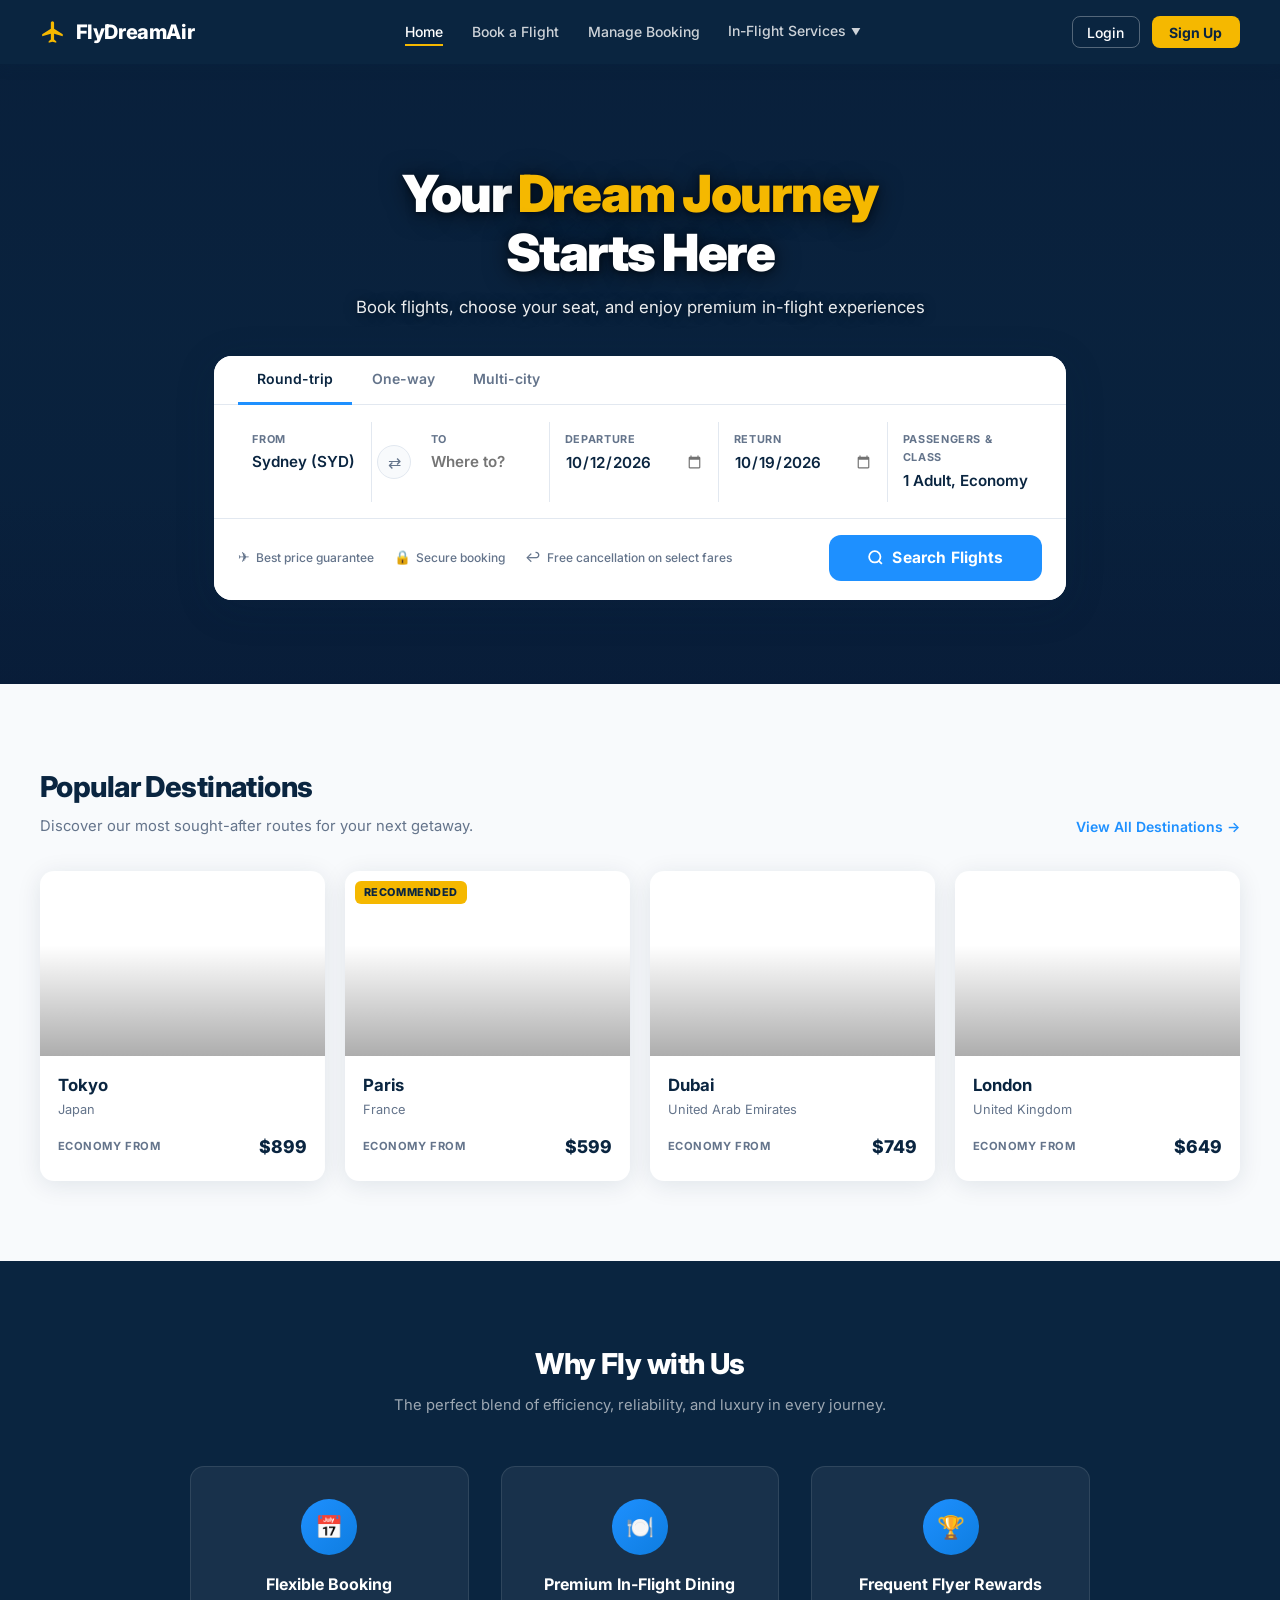
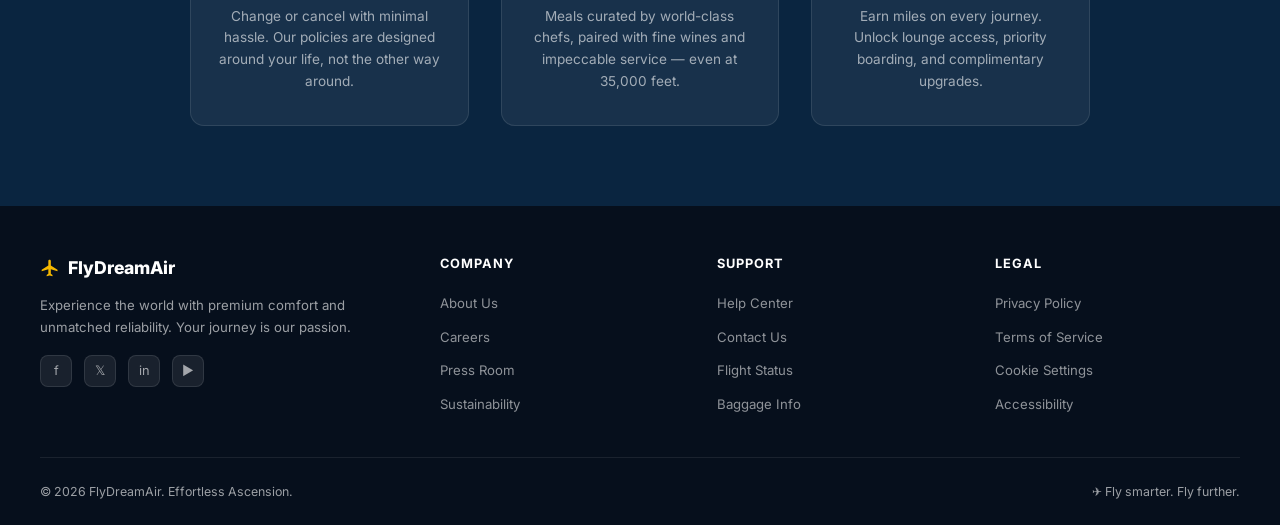
<file: index.html>
<!DOCTYPE html>
<html lang="en">
<head>
  <meta charset="UTF-8" />
  <meta name="viewport" content="width=device-width, initial-scale=1.0" />
  <title>FlyDreamAir — Your Dream Journey Starts Here</title>
  <link href="https://fonts.googleapis.com/css2?family=Inter:wght@300;400;500;600;700;800;900&display=swap" rel="stylesheet" />
  <link rel="stylesheet" href="css/style.css" />
</head>
<body>



<!-- ═══════════════════════════════════════════════════════════════════════
     PAGE 1 — HOME
     ═══════════════════════════════════════════════════════════════════════ -->
<div id="page1" class="page active">

  <nav class="navbar">
    <div class="nav-logo" onclick="showPage(1)">
      <svg width="26" height="26" viewBox="0 0 24 24" fill="currentColor">
        <path d="M21 16v-2l-8-5V3.5c0-.83-.67-1.5-1.5-1.5S10 2.67 10 3.5V9l-8 5v2l8-2.5V19l-2 1.5V22l3.5-1 3.5 1v-1.5L13 19v-5.5l8 2.5z"/>
      </svg>
      FlyDreamAir
    </div>
    <ul class="nav-links">
      <li><a class="active" onclick="showPage(1)">Home</a></li>
      <li><a onclick="showPage(1)">Book a Flight</a></li>
      <li><a onclick="showPage(4)">Manage Booking</a></li>
      <li class="nav-has-dropdown">
        <a class="nav-dropdown-trigger">In-Flight Services <span class="caret">▼</span></a>
        <div class="nav-dropdown-panel">
          <div class="dropdown-header">✈ What's on board</div>
          <div class="dropdown-grid">
            <a class="dropdown-item" onclick="showPage(7)">
              <div class="dropdown-item-icon" style="background:rgba(255,107,53,.12);">🍽️</div>
              <div class="dropdown-item-text">
                <div class="dropdown-item-title">Meals & Dining</div>
                <div class="dropdown-item-desc">Pre-order your in-flight meal from our chef-crafted menus</div>
              </div>
            </a>
            <a class="dropdown-item" onclick="showPage(7)">
              <div class="dropdown-item-icon" style="background:rgba(255,193,7,.12);">🥂</div>
              <div class="dropdown-item-text">
                <div class="dropdown-item-title">Food & Drinks</div>
                <div class="dropdown-item-desc">Browse cocktails, wines, soft drinks & snacks</div>
              </div>
            </a>
            <a class="dropdown-item" onclick="showPage(7)">
              <div class="dropdown-item-icon" style="background:rgba(30,144,255,.12);">🎬</div>
              <div class="dropdown-item-text">
                <div class="dropdown-item-title">Entertainment</div>
                <div class="dropdown-item-desc">300+ movies, live TV, music & games on your personal screen</div>
              </div>
            </a>
            <a class="dropdown-item" onclick="showPage(7)">
              <div class="dropdown-item-icon" style="background:rgba(16,185,129,.12);">📶</div>
              <div class="dropdown-item-text">
                <div class="dropdown-item-title">WiFi & Connectivity</div>
                <div class="dropdown-item-desc">High-speed plans from $9.99 — stay connected at 35,000 ft</div>
              </div>
            </a>
            <a class="dropdown-item" onclick="showPage(7)">
              <div class="dropdown-item-icon" style="background:rgba(139,92,246,.12);">🛍️</div>
              <div class="dropdown-item-text">
                <div class="dropdown-item-title">Duty Free Shopping</div>
                <div class="dropdown-item-desc">Exclusive fragrances, luxury goods & gifts delivered to your seat</div>
              </div>
            </a>
            <a class="dropdown-item" onclick="showPage(7)">
              <div class="dropdown-item-icon" style="background:rgba(245,184,0,.12);">💺</div>
              <div class="dropdown-item-text">
                <div class="dropdown-item-title">Comfort & Amenities</div>
                <div class="dropdown-item-desc">Pillows, blankets, noise-cancelling headsets & premium kits</div>
              </div>
            </a>
          </div>
          <div class="dropdown-promo">
            <div class="dropdown-promo-text">✨ <span>New:</span> Pre-order meals up to 48 hrs before departure & save 15%</div>
            <button class="dropdown-promo-btn" onclick="showPage(7)">Order Now</button>
          </div>
        </div>
      </li>
    </ul>
    <div class="nav-actions">
      <button class="btn-login">Login</button>
      <button class="btn-signup">Sign Up</button>
    </div>
  </nav>

  <!-- Hero section with search widget -->
  <section class="hero">
    <div class="hero-bg"></div>
    <div class="hero-sunset"></div>
    <div class="hero-inner">
      <h1 class="hero-headline">Your <span>Dream Journey</span><br>Starts Here</h1>
      <p class="hero-sub">Book flights, choose your seat, and enjoy premium in-flight experiences</p>

      <!-- Search Widget -->
      <div class="search-widget">
        <div class="trip-tabs">
          <button class="trip-tab active" onclick="setTab(this)">Round-trip</button>
          <button class="trip-tab" onclick="setTab(this)">One-way</button>
          <button class="trip-tab" onclick="setTab(this)">Multi-city</button>
        </div>
        <div class="search-form">

          <!-- FROM -->
          <div class="search-field">
            <label>From</label>
            <input type="text" id="from-input" value="Sydney (SYD)" autocomplete="off"
              placeholder="City or airport"
              oninput="filterAirports(this,'from-drop')"
              onfocus="openAirportDrop('from-drop',this)" />
            <div id="from-drop" class="airport-dropdown"></div>
          </div>

          <!-- SWAP button -->
          <button class="swap-btn" title="Swap cities" onclick="swapCities()">⇄</button>

          <!-- TO -->
          <div class="search-field">
            <label>To</label>
            <input type="text" id="to-input" autocomplete="off"
              placeholder="Where to?"
              oninput="filterAirports(this,'to-drop')"
              onfocus="openAirportDrop('to-drop',this)" />
            <div id="to-drop" class="airport-dropdown"></div>
          </div>

          <!-- DEPARTURE DATE -->
          <div class="search-field">
            <label>Departure</label>
            <input type="date" id="departure-date" value="2026-10-12" />
          </div>

          <!-- RETURN DATE -->
          <div class="search-field">
            <label>Return</label>
            <input type="date" id="return-date" value="2026-10-19" />
          </div>

          <!-- PASSENGERS & CLASS -->
          <div class="search-field pax-field" onclick="togglePaxPanel(event)">
            <label>Passengers & Class</label>
            <div class="pax-display" id="pax-display">1 Adult, Economy</div>
            <!-- panel is fixed-positioned — see app.js for positionBelow() -->
            <div class="pax-panel" id="pax-panel" onclick="event.stopPropagation()">
              <div class="pax-row">
                <div><div class="pax-label">Adults</div><div class="pax-sub">Age 12+</div></div>
                <div class="pax-counter">
                  <button class="pax-btn" id="adults-minus" onclick="changePax('adults',-1)">−</button>
                  <span class="pax-num" id="adults-count">1</span>
                  <button class="pax-btn" onclick="changePax('adults',1)">+</button>
                </div>
              </div>
              <div class="pax-row">
                <div><div class="pax-label">Children</div><div class="pax-sub">Age 2–11</div></div>
                <div class="pax-counter">
                  <button class="pax-btn" id="children-minus" onclick="changePax('children',-1)">−</button>
                  <span class="pax-num" id="children-count">0</span>
                  <button class="pax-btn" onclick="changePax('children',1)">+</button>
                </div>
              </div>
              <div class="pax-row">
                <div><div class="pax-label">Infants</div><div class="pax-sub">Under 2</div></div>
                <div class="pax-counter">
                  <button class="pax-btn" id="infants-minus" onclick="changePax('infants',-1)">−</button>
                  <span class="pax-num" id="infants-count">0</span>
                  <button class="pax-btn" onclick="changePax('infants',1)">+</button>
                </div>
              </div>
              <div class="class-section">
                <div class="class-title">Cabin Class</div>
                <div class="class-options">
                  <button class="class-btn selected" onclick="selectClass(this,'Economy')">Economy</button>
                  <button class="class-btn" onclick="selectClass(this,'Business')">Business</button>
                  <button class="class-btn" onclick="selectClass(this,'First')">First</button>
                </div>
              </div>
              <button class="pax-done-btn" onclick="closePaxPanel()">Done</button>
            </div>
          </div>

        </div><!-- end .search-form -->

        <!-- Action bar — search button and trust badges -->
        <div class="search-action-bar">
          <div class="search-action-hints">
            <div class="search-hint"><span>✈</span> Best price guarantee</div>
            <div class="search-hint"><span>🔒</span> Secure booking</div>
            <div class="search-hint"><span>↩</span> Free cancellation on select fares</div>
          </div>
          <button class="btn-search" onclick="searchFlights()">
            <svg width="17" height="17" viewBox="0 0 24 24" fill="none" stroke="currentColor" stroke-width="2.5">
              <circle cx="11" cy="11" r="8"/><path d="m21 21-4.35-4.35"/>
            </svg>
            Search Flights
          </button>
        </div>

      </div><!-- end .search-widget -->
    </div>
  </section>

  <!-- Popular Destinations -->
  <section class="section" style="background: var(--bg);">
    <div class="section-header">
      <div>
        <h2 class="section-title">Popular Destinations</h2>
        <p class="section-sub">Discover our most sought-after routes for your next getaway.</p>
      </div>
      <a class="link-view-all">View All Destinations →</a>
    </div>
    <div class="dest-grid">

      <div class="dest-card" onclick="searchFlights()">
        <div class="dest-img" style="background-image: url('https://images.unsplash.com/photo-1540959733332-eab4deabeeaf?w=600&q=85&fit=crop&crop=center'); background-size:cover; background-position:center;">
          <div class="dest-img-overlay"></div>
        </div>
        <div class="dest-info">
          <div class="dest-city">Tokyo</div>
          <div class="dest-country">Japan</div>
          <div class="dest-price-row">
            <span class="dest-from">ECONOMY FROM</span>
            <span class="dest-price">$899</span>
          </div>
        </div>
      </div>

      <div class="dest-card" onclick="searchFlights()">
        <div class="dest-img" style="background-image: url('https://images.unsplash.com/photo-1502602898657-3e91760cbb34?w=600&q=85&fit=crop&crop=center'); background-size:cover; background-position:center;">
          <div class="dest-badge">RECOMMENDED</div>
          <div class="dest-img-overlay"></div>
        </div>
        <div class="dest-info">
          <div class="dest-city">Paris</div>
          <div class="dest-country">France</div>
          <div class="dest-price-row">
            <span class="dest-from">ECONOMY FROM</span>
            <span class="dest-price">$599</span>
          </div>
        </div>
      </div>

      <div class="dest-card" onclick="searchFlights()">
        <div class="dest-img" style="background-image: url('https://images.unsplash.com/photo-1512453979798-5ea266f8880c?w=600&q=85&fit=crop&crop=center'); background-size:cover; background-position:center;">
          <div class="dest-img-overlay"></div>
        </div>
        <div class="dest-info">
          <div class="dest-city">Dubai</div>
          <div class="dest-country">United Arab Emirates</div>
          <div class="dest-price-row">
            <span class="dest-from">ECONOMY FROM</span>
            <span class="dest-price">$749</span>
          </div>
        </div>
      </div>

      <div class="dest-card" onclick="searchFlights()">
        <div class="dest-img" style="background-image: url('https://images.unsplash.com/photo-1513635269975-59663e0ac1ad?w=600&q=85&fit=crop&crop=center'); background-size:cover; background-position:center;">
          <div class="dest-img-overlay"></div>
        </div>
        <div class="dest-info">
          <div class="dest-city">London</div>
          <div class="dest-country">United Kingdom</div>
          <div class="dest-price-row">
            <span class="dest-from">ECONOMY FROM</span>
            <span class="dest-price">$649</span>
          </div>
        </div>
      </div>

    </div>
  </section>

  <!-- Why Fly With Us -->
  <section class="why-section">
    <h2 class="section-title">Why Fly with Us</h2>
    <p class="section-sub" style="margin-top:.4rem;">The perfect blend of efficiency, reliability, and luxury in every journey.</p>
    <div class="why-grid" style="margin-top:2.5rem;">
      <div class="why-card">
        <div class="why-icon">📅</div>
        <div class="why-title">Flexible Booking</div>
        <div class="why-desc">Change or cancel with minimal hassle. Our policies are designed around your life, not the other way around.</div>
      </div>
      <div class="why-card">
        <div class="why-icon">🍽️</div>
        <div class="why-title">Premium In-Flight Dining</div>
        <div class="why-desc">Meals curated by world-class chefs, paired with fine wines and impeccable service — even at 35,000 feet.</div>
      </div>
      <div class="why-card">
        <div class="why-icon">🏆</div>
        <div class="why-title">Frequent Flyer Rewards</div>
        <div class="why-desc">Earn miles on every journey. Unlock lounge access, priority boarding, and complimentary upgrades.</div>
      </div>
    </div>
  </section>

  <footer>
    <div class="footer-grid">
      <div class="footer-brand">
        <h3>
          <svg width="20" height="20" viewBox="0 0 24 24" fill="#F5B800"><path d="M21 16v-2l-8-5V3.5c0-.83-.67-1.5-1.5-1.5S10 2.67 10 3.5V9l-8 5v2l8-2.5V19l-2 1.5V22l3.5-1 3.5 1v-1.5L13 19v-5.5l8 2.5z"/></svg>
          FlyDreamAir
        </h3>
        <p>Experience the world with premium comfort and unmatched reliability. Your journey is our passion.</p>
        <div class="social-icons" style="margin-top:1rem;">
          <div class="social-icon">f</div>
          <div class="social-icon">𝕏</div>
          <div class="social-icon">in</div>
          <div class="social-icon">▶</div>
        </div>
      </div>
      <div class="footer-col">
        <h4>Company</h4>
        <ul>
          <li><a>About Us</a></li>
          <li><a>Careers</a></li>
          <li><a>Press Room</a></li>
          <li><a>Sustainability</a></li>
        </ul>
      </div>
      <div class="footer-col">
        <h4>Support</h4>
        <ul>
          <li><a>Help Center</a></li>
          <li><a>Contact Us</a></li>
          <li><a>Flight Status</a></li>
          <li><a>Baggage Info</a></li>
        </ul>
      </div>
      <div class="footer-col">
        <h4>Legal</h4>
        <ul>
          <li><a>Privacy Policy</a></li>
          <li><a>Terms of Service</a></li>
          <li><a>Cookie Settings</a></li>
          <li><a>Accessibility</a></li>
        </ul>
      </div>
    </div>
    <div class="footer-bottom">
      <p>© 2026 FlyDreamAir. Effortless Ascension.</p>
      <p>✈ Fly smarter. Fly further.</p>
    </div>
  </footer>
</div>


<!-- ═══════════════════════════════════════════════════════════════════════
     PAGE 5 — FLIGHT SEARCH RESULTS
     ═══════════════════════════════════════════════════════════════════════ -->
<div id="page5" class="page">

  <nav class="navbar">
    <div class="nav-logo" onclick="showPage(1)">
      <svg width="26" height="26" viewBox="0 0 24 24" fill="currentColor"><path d="M21 16v-2l-8-5V3.5c0-.83-.67-1.5-1.5-1.5S10 2.67 10 3.5V9l-8 5v2l8-2.5V19l-2 1.5V22l3.5-1 3.5 1v-1.5L13 19v-5.5l8 2.5z"/></svg>
      FlyDreamAir
    </div>
    <ul class="nav-links">
      <li><a onclick="showPage(1)">Home</a></li>
      <li><a class="active">Book a Flight</a></li>
      <li><a onclick="showPage(4)">Manage Booking</a></li>
      <li class="nav-has-dropdown">
        <a class="nav-dropdown-trigger">In-Flight Services <span class="caret">▼</span></a>
        <div class="nav-dropdown-panel">
          <div class="dropdown-header">✈ What's on board</div>
          <div class="dropdown-grid">
            <a class="dropdown-item"><div class="dropdown-item-icon" style="background:rgba(255,107,53,.12);">🍽️</div><div class="dropdown-item-text"><div class="dropdown-item-title">Meals & Dining</div><div class="dropdown-item-desc">Pre-order your in-flight meal</div></div></a>
            <a class="dropdown-item"><div class="dropdown-item-icon" style="background:rgba(255,193,7,.12);">🥂</div><div class="dropdown-item-text"><div class="dropdown-item-title">Food & Drinks</div><div class="dropdown-item-desc">Browse the in-flight menu</div></div></a>
            <a class="dropdown-item"><div class="dropdown-item-icon" style="background:rgba(30,144,255,.12);">🎬</div><div class="dropdown-item-text"><div class="dropdown-item-title">Entertainment</div><div class="dropdown-item-desc">300+ movies & shows</div></div></a>
            <a class="dropdown-item"><div class="dropdown-item-icon" style="background:rgba(16,185,129,.12);">📶</div><div class="dropdown-item-text"><div class="dropdown-item-title">WiFi & Connectivity</div><div class="dropdown-item-desc">Plans from $9.99</div></div></a>
            <a class="dropdown-item"><div class="dropdown-item-icon" style="background:rgba(139,92,246,.12);">🛍️</div><div class="dropdown-item-text"><div class="dropdown-item-title">Duty Free Shopping</div><div class="dropdown-item-desc">Exclusive in-flight shopping</div></div></a>
            <a class="dropdown-item"><div class="dropdown-item-icon" style="background:rgba(245,184,0,.12);">💺</div><div class="dropdown-item-text"><div class="dropdown-item-title">Comfort & Amenities</div><div class="dropdown-item-desc">Pillows, blankets, headsets</div></div></a>
          </div>
          <div class="dropdown-promo"><div class="dropdown-promo-text">✨ <span>New:</span> Pre-order meals & save 15%</div><button class="dropdown-promo-btn">Order Now</button></div>
        </div>
      </li>
    </ul>
    <div class="nav-actions">
      <button class="btn-login">Login</button>
      <button class="btn-signup">Sign Up</button>
    </div>
  </nav>

  <!-- Compact search summary bar — shows what the user searched for -->
  <div class="results-search-bar">
    <div class="results-route-display">
      <div class="results-route-airports">
        <span id="results-from">SYD</span>
        <span class="results-route-arrow">→</span>
        <span id="results-to">LHR</span>
      </div>
      <div class="results-route-meta">
        <span>📅 <span id="results-date">12 Oct 2026</span></span>
        <span>👤 <span id="results-pax">1 passenger</span></span>
        <span>💺 <span id="results-class">Economy</span></span>
      </div>
    </div>
    <button class="btn-edit-search" onclick="showPage(1)">✏️ Edit search</button>
  </div>

  <!-- Results layout: filters + flight list -->
  <div class="results-layout">

    <!-- Filter sidebar -->
    <div class="filter-panel">
      <div class="filter-title">Filter Results</div>

      <div class="filter-group">
        <div class="filter-group-label">Stops</div>
        <div class="filter-option">
          <label><input type="checkbox" checked /> Non-stop only</label>
          <span class="filter-count">2</span>
        </div>
        <div class="filter-option">
          <label><input type="checkbox" checked /> 1 stop</label>
          <span class="filter-count">2</span>
        </div>
        <div class="filter-option">
          <label><input type="checkbox" /> 2+ stops</label>
          <span class="filter-count">0</span>
        </div>
      </div>

      <div class="filter-group">
        <div class="filter-group-label">Price range</div>
        <div class="price-range-display">
          <span>$500</span><span>$1,200</span>
        </div>
        <input type="range" min="500" max="1200" value="1200" />
      </div>

      <div class="filter-group">
        <div class="filter-group-label">Departure time</div>
        <div class="filter-option">
          <label><input type="checkbox" checked /> Morning (6am–12pm)</label>
        </div>
        <div class="filter-option">
          <label><input type="checkbox" checked /> Afternoon (12pm–6pm)</label>
        </div>
        <div class="filter-option">
          <label><input type="checkbox" checked /> Evening (6pm–12am)</label>
        </div>
      </div>

      <div class="filter-group">
        <div class="filter-group-label">Aircraft type</div>
        <div class="filter-option">
          <label><input type="checkbox" checked /> Boeing 787</label>
        </div>
        <div class="filter-option">
          <label><input type="checkbox" checked /> Airbus A350</label>
        </div>
        <div class="filter-option">
          <label><input type="checkbox" checked /> Boeing 777</label>
        </div>
        <div class="filter-option">
          <label><input type="checkbox" checked /> Airbus A380</label>
        </div>
      </div>
    </div>

    <!-- Flight list -->
    <div>
      <div class="sort-bar">
        <span class="sort-label">Sort by:</span>
        <button class="sort-option active">Recommended</button>
        <button class="sort-option">Cheapest</button>
        <button class="sort-option">Fastest</button>
        <button class="sort-option">Departure</button>
      </div>
      <div class="results-count" id="results-count">Showing 5 flights</div>

      <!-- flight cards are rendered by renderFlightCards() in app.js -->
      <div id="flight-list"></div>
    </div>

  </div>

  <footer style="margin-top:3rem;">
    <div class="footer-grid">
      <div class="footer-brand"><h3><svg width="18" height="18" viewBox="0 0 24 24" fill="#F5B800"><path d="M21 16v-2l-8-5V3.5c0-.83-.67-1.5-1.5-1.5S10 2.67 10 3.5V9l-8 5v2l8-2.5V19l-2 1.5V22l3.5-1 3.5 1v-1.5L13 19v-5.5l8 2.5z"/></svg> FlyDreamAir</h3></div>
      <div class="footer-col"><h4>About Us</h4></div>
      <div class="footer-col"><h4>Privacy Policy</h4></div>
      <div class="footer-col"><h4>Contact Us</h4><ul><li><a>Support</a></li></ul></div>
    </div>
    <div class="footer-bottom"><p>© 2026 FlyDreamAir. Effortless Ascension.</p></div>
  </footer>
</div>


<!-- ═══════════════════════════════════════════════════════════════════════
     PAGE 2 — PASSENGER DETAILS
     ═══════════════════════════════════════════════════════════════════════ -->
<div id="page2" class="page">

  <nav class="navbar">
    <div class="nav-logo" onclick="showPage(1)">
      <svg width="26" height="26" viewBox="0 0 24 24" fill="currentColor"><path d="M21 16v-2l-8-5V3.5c0-.83-.67-1.5-1.5-1.5S10 2.67 10 3.5V9l-8 5v2l8-2.5V19l-2 1.5V22l3.5-1 3.5 1v-1.5L13 19v-5.5l8 2.5z"/></svg>
      FlyDreamAir
    </div>
    <ul class="nav-links">
      <li><a onclick="showPage(1)">Home</a></li>
      <li><a class="active">Book a Flight</a></li>
      <li><a onclick="showPage(4)">Manage Booking</a></li>
      <li class="nav-has-dropdown">
        <a class="nav-dropdown-trigger">In-Flight Services <span class="caret">▼</span></a>
        <div class="nav-dropdown-panel">
          <div class="dropdown-header">✈ What's on board</div>
          <div class="dropdown-grid">
            <a class="dropdown-item"><div class="dropdown-item-icon" style="background:rgba(255,107,53,.12);">🍽️</div><div class="dropdown-item-text"><div class="dropdown-item-title">Meals & Dining</div><div class="dropdown-item-desc">Pre-order your in-flight meal</div></div></a>
            <a class="dropdown-item"><div class="dropdown-item-icon" style="background:rgba(30,144,255,.12);">🎬</div><div class="dropdown-item-text"><div class="dropdown-item-title">Entertainment</div><div class="dropdown-item-desc">300+ movies & shows</div></div></a>
            <a class="dropdown-item"><div class="dropdown-item-icon" style="background:rgba(16,185,129,.12);">📶</div><div class="dropdown-item-text"><div class="dropdown-item-title">WiFi & Connectivity</div><div class="dropdown-item-desc">Plans from $9.99</div></div></a>
            <a class="dropdown-item"><div class="dropdown-item-icon" style="background:rgba(245,184,0,.12);">💺</div><div class="dropdown-item-text"><div class="dropdown-item-title">Comfort & Amenities</div><div class="dropdown-item-desc">Pillows, blankets, headsets</div></div></a>
          </div>
          <div class="dropdown-promo"><div class="dropdown-promo-text">✨ <span>New:</span> Pre-order meals & save 15%</div><button class="dropdown-promo-btn">Order Now</button></div>
        </div>
      </li>
    </ul>
    <div class="nav-actions">
      <button class="btn-login">Login</button>
      <button class="btn-signup">Sign Up</button>
    </div>
  </nav>

  <!-- Booking progress stepper -->
  <div class="stepper-wrap">
    <div class="stepper">
      <div class="step done">
        <div class="step-circle">✓</div>
        <div class="step-label">Select Flight</div>
      </div>
      <div class="step active">
        <div class="step-circle">2</div>
        <div class="step-label">Passenger Info</div>
      </div>
      <div class="step">
        <div class="step-circle">3</div>
        <div class="step-label">Seat Selection</div>
      </div>
      <div class="step">
        <div class="step-circle">4</div>
        <div class="step-label">In-Flight Services</div>
      </div>
      <div class="step">
        <div class="step-circle">5</div>
        <div class="step-label">Payment</div>
      </div>
    </div>
  </div>

  <div class="booking-layout">
    <!-- LEFT: Passenger forms -->
    <div>
      <h1 style="font-size:1.6rem;font-weight:800;color:var(--navy);margin-bottom:.4rem;">Passenger Details</h1>
      <p style="font-size:.875rem;color:var(--muted);margin-bottom:1.5rem;">Please make sure the names match exactly as they appear on your government-issued ID.</p>

      <!-- Contact information -->
      <div class="form-section">
        <div class="form-section-title">
          <div class="form-section-icon">📧</div>
          Contact Information
        </div>
        <p style="font-size:.8rem;color:var(--muted);margin-bottom:1.2rem;">Your booking confirmation and travel updates will be sent here.</p>
        <div class="form-grid-2">
          <div class="field-wrap">
            <input type="email" placeholder=" " id="email" />
            <label for="email">Email Address</label>
          </div>
          <div class="field-wrap">
            <input type="tel" placeholder=" " id="phone" />
            <label for="phone">Phone Number</label>
          </div>
        </div>
      </div>

      <!-- Passenger 1 info -->
      <div class="form-section" style="border-top: 3px solid var(--gold);">
        <div class="form-section-title">
          <div class="form-section-icon">👤</div>
          Passenger 1 (Adult)
        </div>
        <div class="form-grid-3" style="margin-bottom:1rem;">
          <div class="field-wrap">
            <select id="title" onchange="this.classList.add('has-value')">
              <option value=""></option>
              <option>Mr</option><option>Mrs</option><option>Ms</option><option>Dr</option>
            </select>
            <label for="title">Title</label>
            <span class="select-arrow">▾</span>
          </div>
          <div class="field-wrap">
            <input type="text" placeholder=" " id="fname" />
            <label for="fname">First Name</label>
          </div>
          <div class="field-wrap">
            <input type="text" placeholder=" " id="lname" />
            <label for="lname">Last Name</label>
          </div>
        </div>
        <div class="form-grid-2" style="margin-bottom:1rem;">
          <div class="field-wrap">
            <input type="date" id="dob" placeholder=" " />
            <label for="dob" style="top:0;font-size:.7rem;font-weight:600;color:var(--sky);">Date of Birth</label>
          </div>
          <div class="field-wrap">
            <select id="gender" onchange="this.classList.add('has-value')">
              <option value=""></option>
              <option>Male</option><option>Female</option><option>Other</option><option>Prefer not to say</option>
            </select>
            <label for="gender">Gender</label>
            <span class="select-arrow">▾</span>
          </div>
        </div>
        <div class="form-grid-2" style="margin-bottom:1rem;">
          <div class="field-wrap">
            <select id="nationality" onchange="this.classList.add('has-value')">
              <option value=""></option>
              <option>American</option><option>Australian</option><option>British</option>
              <option>Canadian</option><option>French</option><option>German</option>
              <option>Japanese</option><option>Vietnamese</option><option>Other</option>
            </select>
            <label for="nationality">Nationality</label>
            <span class="select-arrow">▾</span>
          </div>
          <div class="field-wrap">
            <input type="text" placeholder=" " id="passport" />
            <label for="passport">Passport Number <span style="font-size:.65rem;color:var(--muted);">(optional)</span></label>
          </div>
        </div>
        <div class="field-wrap">
          <input type="text" placeholder=" " id="ffn" />
          <label for="ffn">Frequent Flyer Number <span style="font-size:.65rem;color:var(--muted);">(optional)</span></label>
        </div>
      </div>

      <!-- Special requests -->
      <div class="form-section">
        <div class="form-section-title">
          <div class="form-section-icon">🍽️</div>
          Special Requests
          <span class="optional-tag">Optional</span>
        </div>
        <div class="field-wrap" style="max-width:320px;margin-bottom:1rem;">
          <select id="meal" onchange="this.classList.add('has-value')">
            <option value=""></option>
            <option>Standard</option><option>Vegetarian</option><option>Vegan</option>
            <option>Halal</option><option>Kosher</option><option>Gluten-Free</option>
          </select>
          <label for="meal">Meal Preference</label>
          <span class="select-arrow">▾</span>
        </div>
        <div class="checkbox-row">
          <input type="checkbox" id="wheelchair" />
          <label for="wheelchair">I require special assistance (wheelchair, visual, etc.)</label>
        </div>
      </div>

      <div class="form-actions">
        <button class="btn-back" onclick="showPage(5)">← Back to Results</button>
        <button class="btn-primary" onclick="showPage(6)">Continue to Seat Selection →</button>
      </div>
    </div>

    <!-- RIGHT: Flight summary card -->
    <div>
      <div class="flight-summary-card">
        <div class="summary-header">
          <h3>Your Flight</h3>
          <span class="plane-icon-summary">✈</span>
        </div>
        <div class="summary-route">
          <div class="summary-city">
            <div class="summary-code" id="sum-from">SYD</div>
            <div class="summary-city-name" id="sum-from-city">Sydney</div>
            <div class="summary-time" id="sum-depart">09:15 AM</div>
          </div>
          <div class="summary-connector">
            <div class="summary-duration" id="sum-duration">14h 55m</div>
            <div class="summary-line"></div>
            <div class="summary-nonstop">✈ Non-stop</div>
          </div>
          <div class="summary-city" style="text-align:right;">
            <div class="summary-code" id="sum-to">LHR</div>
            <div class="summary-city-name" id="sum-to-city">London</div>
            <div class="summary-time" id="sum-arrive">05:10 AM+1</div>
          </div>
        </div>
        <div class="summary-details">
          <div class="summary-detail">
            <div class="summary-detail-label">Flight</div>
            <div class="summary-detail-value" id="sum-flightnum">FD 204</div>
          </div>
          <div class="summary-detail">
            <div class="summary-detail-label">Class</div>
            <div class="summary-detail-value" id="sum-class">Economy</div>
          </div>
          <div class="summary-detail">
            <div class="summary-detail-label">Date</div>
            <div class="summary-detail-value">12 Oct 2026</div>
          </div>
          <div class="summary-detail">
            <div class="summary-detail-label">Passengers</div>
            <div class="summary-detail-value" id="sum-pax">1 Adult</div>
          </div>
        </div>
        <div class="summary-price-row">
          <div>
            <div class="summary-price-label">Base fare</div>
            <div class="summary-price-sub">Taxes & fees added at checkout</div>
          </div>
          <div style="text-align:right;">
            <div class="summary-price" id="sum-price">$845.00</div>
          </div>
        </div>
      </div>
    </div>
  </div>

  <footer style="margin-top:3rem;">
    <div class="footer-grid">
      <div class="footer-brand"><h3><svg width="18" height="18" viewBox="0 0 24 24" fill="#F5B800"><path d="M21 16v-2l-8-5V3.5c0-.83-.67-1.5-1.5-1.5S10 2.67 10 3.5V9l-8 5v2l8-2.5V19l-2 1.5V22l3.5-1 3.5 1v-1.5L13 19v-5.5l8 2.5z"/></svg> FlyDreamAir</h3></div>
      <div class="footer-col"><h4>About Us</h4></div>
      <div class="footer-col"><h4>Privacy Policy</h4></div>
      <div class="footer-col"><h4>Contact Us</h4><ul><li><a>Support</a></li></ul></div>
    </div>
    <div class="footer-bottom"><p>© 2026 FlyDreamAir. Effortless Ascension.</p></div>
  </footer>
</div>


<!-- ═══════════════════════════════════════════════════════════════════════
     PAGE 6 — SEAT SELECTION
     ═══════════════════════════════════════════════════════════════════════ -->
<div id="page6" class="page">

  <nav class="navbar">
    <div class="nav-logo" onclick="showPage(1)">
      <svg width="26" height="26" viewBox="0 0 24 24" fill="currentColor"><path d="M21 16v-2l-8-5V3.5c0-.83-.67-1.5-1.5-1.5S10 2.67 10 3.5V9l-8 5v2l8-2.5V19l-2 1.5V22l3.5-1 3.5 1v-1.5L13 19v-5.5l8 2.5z"/></svg>
      FlyDreamAir
    </div>
    <ul class="nav-links">
      <li><a onclick="showPage(1)">Home</a></li>
      <li><a class="active">Book a Flight</a></li>
      <li><a onclick="showPage(4)">Manage Booking</a></li>
    </ul>
    <div class="nav-actions">
      <button class="btn-login">Login</button>
      <button class="btn-signup">Sign Up</button>
    </div>
  </nav>

  <div class="stepper-wrap">
    <div class="stepper">
      <div class="step done"><div class="step-circle">✓</div><div class="step-label">Select Flight</div></div>
      <div class="step done"><div class="step-circle">✓</div><div class="step-label">Passenger Info</div></div>
      <div class="step active"><div class="step-circle">3</div><div class="step-label">Seat Selection</div></div>
      <div class="step"><div class="step-circle">4</div><div class="step-label">In-Flight Services</div></div>
      <div class="step"><div class="step-circle">5</div><div class="step-label">Payment</div></div>
    </div>
  </div>

  <div class="seat-page-layout">

    <!-- LEFT: Seat map -->
    <div class="seat-map-container">
      <div class="seat-map-title">Choose Your Seat</div>
      <div class="seat-map-sub">Click a seat to select it. Greyed-out seats are already taken.</div>

      <!-- Seat type legend -->
      <div class="seat-legend">
        <div class="legend-item"><div class="legend-swatch ls-available"></div> Available</div>
        <div class="legend-item"><div class="legend-swatch ls-selected"></div> Your selection</div>
        <div class="legend-item"><div class="legend-swatch ls-taken"></div> Taken</div>
        <div class="legend-item"><div class="legend-swatch ls-extra"></div> Extra legroom (+$25)</div>
        <div class="legend-item"><div class="legend-swatch ls-business"></div> Business class (+$180)</div>
      </div>

      <!-- Seat map is generated entirely by buildSeatMap() in app.js -->
      <div id="seat-map" class="seat-map"></div>
    </div>

    <!-- RIGHT: Selection info panel -->
    <div class="seat-info-panel">
      <div class="seat-info-title">Your Selection</div>

      <div class="selected-seat-display">
        <div id="selected-seat-num" class="seat-number-big" style="color:var(--muted);">—</div>
        <div id="selected-seat-type" class="seat-type-tag stt-none">No seat selected</div>
      </div>

      <div class="seat-pricing">
        <div class="seat-price-row">
          <div class="seat-price-label">Base fare</div>
          <div class="seat-price-val" id="seat-base-fare">$845.00</div>
        </div>
        <div class="seat-price-row">
          <div class="seat-price-label">Seat surcharge</div>
          <div class="seat-price-val extra" id="seat-extra-fee">—</div>
        </div>
        <div class="seat-price-row" style="border-top:1px solid var(--border);padding-top:.5rem;margin-top:.5rem;">
          <div class="seat-price-label" style="font-weight:700;color:var(--navy);">Subtotal</div>
          <div class="seat-price-val" id="seat-total-price">$845.00</div>
        </div>
      </div>

      <button id="seat-continue-btn" class="seat-continue-btn" onclick="continueFromSeat()" disabled>
        Continue to In-Flight Services →
      </button>
      <span class="seat-skip-link" onclick="skipSeatSelection()">Skip — assign me any available seat</span>

      <!-- Quick flight info reminder -->
      <div style="margin-top:1.5rem;padding-top:1rem;border-top:1px solid var(--border);">
        <div style="font-size:.7rem;font-weight:700;color:var(--muted);text-transform:uppercase;letter-spacing:.07em;margin-bottom:.5rem;">Your Flight</div>
        <div style="font-size:.825rem;font-weight:700;color:var(--navy);" id="seat-flight-info">FD 204 · SYD → LHR</div>
        <div style="font-size:.75rem;color:var(--muted);margin-top:.2rem;">12 Oct 2026 · 09:15 departure</div>
      </div>
    </div>

  </div>

  <footer style="margin-top:2rem;">
    <div class="footer-grid">
      <div class="footer-brand"><h3><svg width="18" height="18" viewBox="0 0 24 24" fill="#F5B800"><path d="M21 16v-2l-8-5V3.5c0-.83-.67-1.5-1.5-1.5S10 2.67 10 3.5V9l-8 5v2l8-2.5V19l-2 1.5V22l3.5-1 3.5 1v-1.5L13 19v-5.5l8 2.5z"/></svg> FlyDreamAir</h3></div>
      <div class="footer-col"><h4>About Us</h4></div>
      <div class="footer-col"><h4>Privacy Policy</h4></div>
      <div class="footer-col"><h4>Contact Us</h4><ul><li><a>Support</a></li></ul></div>
    </div>
    <div class="footer-bottom"><p>© 2026 FlyDreamAir. Effortless Ascension.</p></div>
  </footer>
</div>


<!-- ═══════════════════════════════════════════════════════════════════════
     PAGE 7 — IN-FLIGHT SERVICES
     ═══════════════════════════════════════════════════════════════════════ -->
<div id="page7" class="page">

  <nav class="navbar">
    <div class="nav-logo" onclick="showPage(1)">
      <svg width="26" height="26" viewBox="0 0 24 24" fill="currentColor"><path d="M21 16v-2l-8-5V3.5c0-.83-.67-1.5-1.5-1.5S10 2.67 10 3.5V9l-8 5v2l8-2.5V19l-2 1.5V22l3.5-1 3.5 1v-1.5L13 19v-5.5l8 2.5z"/></svg>
      FlyDreamAir
    </div>
    <ul class="nav-links">
      <li><a onclick="showPage(1)">Home</a></li>
      <li><a class="active">Book a Flight</a></li>
      <li><a onclick="showPage(4)">Manage Booking</a></li>
    </ul>
    <div class="nav-actions">
      <button class="btn-login">Login</button>
      <button class="btn-signup">Sign Up</button>
    </div>
  </nav>

  <div class="stepper-wrap">
    <div class="stepper">
      <div class="step done"><div class="step-circle">✓</div><div class="step-label">Select Flight</div></div>
      <div class="step done"><div class="step-circle">✓</div><div class="step-label">Passenger Info</div></div>
      <div class="step done"><div class="step-circle">✓</div><div class="step-label">Seat Selection</div></div>
      <div class="step active"><div class="step-circle">4</div><div class="step-label">In-Flight Services</div></div>
      <div class="step"><div class="step-circle">5</div><div class="step-label">Payment</div></div>
    </div>
  </div>

  <div class="services-layout">

    <!-- LEFT: Menu sections with tabs -->
    <div class="services-main">
      <h1 class="services-page-title">Enhance Your Journey</h1>
      <p class="services-page-sub">Pre-order meals, drinks, and extras — everything will be ready when you board.</p>

      <!-- Tab bar -->
      <div class="services-tabs">
        <button class="services-tab active" onclick="switchServicesTab(this, 'meals-panel')">
          🍽️ Meals
        </button>
        <button class="services-tab" onclick="switchServicesTab(this, 'drinks-panel')">
          🥂 Drinks
        </button>
        <button class="services-tab" onclick="switchServicesTab(this, 'snacks-panel')">
          🍿 Snacks
        </button>
        <button class="services-tab" onclick="switchServicesTab(this, 'wifi-panel')">
          📶 WiFi
        </button>
      </div>

      <!-- Tab panels — content is injected by renderServicesMenu() in app.js -->
      <div id="meals-panel"  class="services-panel active"></div>
      <div id="drinks-panel" class="services-panel"></div>
      <div id="snacks-panel" class="services-panel"></div>
      <div id="wifi-panel"   class="services-panel"></div>

      <div class="form-actions" style="margin-top:1rem;">
        <button class="btn-back" onclick="showPage(6)">← Back to Seats</button>
      </div>
    </div>

    <!-- RIGHT: Cart -->
    <div class="services-cart">
      <div class="cart-title">
        Your Cart
        <div class="cart-count-badge" id="cart-count">0</div>
      </div>

      <!-- Cart items are rendered by updateCart() in app.js -->
      <div id="cart-items"></div>

      <div class="cart-total-row">
        <div class="cart-total-label">Extras Total</div>
        <div class="cart-total-price" id="cart-total">$0.00</div>
      </div>

      <button class="cart-continue-btn" onclick="continueToPayment()">
        Continue to Payment →
      </button>
      <button class="cart-skip-btn" onclick="continueToPayment()">
        Skip — no extras for this flight
      </button>
    </div>

  </div>

  <footer style="margin-top:2rem;">
    <div class="footer-grid">
      <div class="footer-brand"><h3><svg width="18" height="18" viewBox="0 0 24 24" fill="#F5B800"><path d="M21 16v-2l-8-5V3.5c0-.83-.67-1.5-1.5-1.5S10 2.67 10 3.5V9l-8 5v2l8-2.5V19l-2 1.5V22l3.5-1 3.5 1v-1.5L13 19v-5.5l8 2.5z"/></svg> FlyDreamAir</h3></div>
      <div class="footer-col"><h4>About Us</h4></div>
      <div class="footer-col"><h4>Privacy Policy</h4></div>
      <div class="footer-col"><h4>Contact Us</h4><ul><li><a>Support</a></li></ul></div>
    </div>
    <div class="footer-bottom"><p>© 2026 FlyDreamAir. Effortless Ascension.</p></div>
  </footer>
</div>


<!-- ═══════════════════════════════════════════════════════════════════════
     PAGE 8 — PAYMENT
     ═══════════════════════════════════════════════════════════════════════ -->
<div id="page8" class="page">

  <nav class="navbar">
    <div class="nav-logo" onclick="showPage(1)">
      <svg width="26" height="26" viewBox="0 0 24 24" fill="currentColor"><path d="M21 16v-2l-8-5V3.5c0-.83-.67-1.5-1.5-1.5S10 2.67 10 3.5V9l-8 5v2l8-2.5V19l-2 1.5V22l3.5-1 3.5 1v-1.5L13 19v-5.5l8 2.5z"/></svg>
      FlyDreamAir
    </div>
    <ul class="nav-links">
      <li><a onclick="showPage(1)">Home</a></li>
      <li><a class="active">Book a Flight</a></li>
      <li><a onclick="showPage(4)">Manage Booking</a></li>
    </ul>
    <div class="nav-actions">
      <button class="btn-login">Login</button>
      <button class="btn-signup">Sign Up</button>
    </div>
  </nav>

  <div class="stepper-wrap">
    <div class="stepper">
      <div class="step done"><div class="step-circle">✓</div><div class="step-label">Select Flight</div></div>
      <div class="step done"><div class="step-circle">✓</div><div class="step-label">Passenger Info</div></div>
      <div class="step done"><div class="step-circle">✓</div><div class="step-label">Seat Selection</div></div>
      <div class="step done"><div class="step-circle">✓</div><div class="step-label">In-Flight Services</div></div>
      <div class="step active"><div class="step-circle">5</div><div class="step-label">Payment</div></div>
    </div>
  </div>

  <div class="payment-layout">

    <!-- LEFT: Payment form -->
    <div>
      <h1 class="payment-title">Secure Payment</h1>
      <p class="payment-sub">Your connection is encrypted and your card details are never stored on our servers.</p>

      <!-- Card details section -->
      <div class="form-section">
        <div class="form-section-title">
          <div class="form-section-icon">💳</div>
          Card Details
        </div>

        <!-- Card brand indicators -->
        <div class="card-brands">
          <div class="card-brand-icon" id="brand-visa">VISA</div>
          <div class="card-brand-icon" id="brand-mc">MC</div>
          <div class="card-brand-icon" id="brand-amex">AMEX</div>
          <div class="card-brand-icon">DISC</div>
        </div>

        <div style="margin-bottom:1rem;">
          <label class="card-field-label">Card Number</label>
          <div class="card-input-wrap">
            <span class="card-input-icon">💳</span>
            <input type="text" id="card-number" placeholder="1234 5678 9012 3456"
              inputmode="numeric" maxlength="19"
              oninput="formatCardNumber(this)" />
          </div>
        </div>

        <div style="margin-bottom:1rem;">
          <label class="card-field-label">Cardholder Name</label>
          <div class="card-input-wrap">
            <span class="card-input-icon">👤</span>
            <input type="text" id="card-name" placeholder="Name as it appears on card" />
          </div>
        </div>

        <div class="form-grid-2">
          <div>
            <label class="card-field-label">Expiry Date</label>
            <div class="card-input-wrap">
              <span class="card-input-icon">📅</span>
              <input type="text" id="card-expiry" placeholder="MM/YY" maxlength="5"
                oninput="formatExpiry(this)" />
            </div>
          </div>
          <div>
            <label class="card-field-label">CVV / CVC</label>
            <div class="card-input-wrap">
              <span class="card-input-icon">🔒</span>
              <input type="text" id="card-cvv" placeholder="3 digits" maxlength="4" inputmode="numeric" />
            </div>
          </div>
        </div>

        <div class="payment-secure-note">
          <span>🔒</span>
          256-bit SSL encryption · PCI DSS compliant · Your details are never stored
        </div>
      </div>

      <!-- Billing address (optional) -->
      <div class="form-section">
        <div class="form-section-title">
          <div class="form-section-icon">🏠</div>
          Billing Address
          <span class="optional-tag">Optional</span>
        </div>
        <div class="form-grid-2" style="margin-bottom:1rem;">
          <div class="field-wrap">
            <input type="text" placeholder=" " id="billing-country" />
            <label for="billing-country">Country</label>
          </div>
          <div class="field-wrap">
            <input type="text" placeholder=" " id="billing-zip" />
            <label for="billing-zip">Postal / ZIP Code</label>
          </div>
        </div>
        <div class="checkbox-row">
          <input type="checkbox" id="billing-same" checked />
          <label for="billing-same">Billing address is the same as my passenger address</label>
        </div>
      </div>

      <div class="form-actions">
        <button class="btn-back" onclick="showPage(7)">← Back to Services</button>
      </div>
    </div>

    <!-- RIGHT: Order summary -->
    <div>
      <div class="order-summary-card">
        <div class="order-summary-title">Order Summary</div>

        <!-- Flight line -->
        <div class="order-line">
          <div class="order-line-label">✈ <span id="pay-flight-line">FD 204 · SYD → LHR</span></div>
          <div class="order-line-value" id="pay-flight-price">$845.00</div>
        </div>

        <!-- Seat -->
        <div class="order-line">
          <div class="order-line-label">💺 <span id="pay-seat-line">Seat (Economy)</span></div>
          <div class="order-line-value" id="pay-seat-price">Included</div>
        </div>

        <!-- In-flight extras -->
        <div class="order-line">
          <div class="order-line-label" style="flex-direction:column;align-items:flex-start;">
            🍽️ In-flight services
            <span style="font-size:.7rem;color:var(--muted);margin-top:.1rem;" id="pay-services-detail">None selected</span>
          </div>
          <div class="order-line-value" id="pay-services-price">—</div>
        </div>

        <div class="order-section-divider"></div>

        <div class="order-line">
          <div class="order-line-label">Subtotal</div>
          <div class="order-line-value" id="pay-subtotal"></div>
        </div>
        <div class="order-line">
          <div class="order-line-label">Taxes & fees (~11.5%)</div>
          <div class="order-line-value" id="pay-taxes">$97.18</div>
        </div>

        <div class="order-total-row">
          <div>
            <div class="order-total-label">Total (AUD)</div>
            <div class="order-total-sub">Includes all taxes and fees</div>
          </div>
          <div class="order-total-amount" id="pay-total">$942.18</div>
        </div>

        <button id="pay-btn" class="btn-pay" onclick="submitPayment()">
          🔒 Complete Booking
        </button>

        <div class="payment-guarantee">
          <span>✅</span> Instant confirmation · Free cancellation within 24 hrs
        </div>
      </div>
    </div>

  </div>

  <footer style="margin-top:2rem;">
    <div class="footer-grid">
      <div class="footer-brand"><h3><svg width="18" height="18" viewBox="0 0 24 24" fill="#F5B800"><path d="M21 16v-2l-8-5V3.5c0-.83-.67-1.5-1.5-1.5S10 2.67 10 3.5V9l-8 5v2l8-2.5V19l-2 1.5V22l3.5-1 3.5 1v-1.5L13 19v-5.5l8 2.5z"/></svg> FlyDreamAir</h3></div>
      <div class="footer-col"><h4>About Us</h4></div>
      <div class="footer-col"><h4>Privacy Policy</h4></div>
      <div class="footer-col"><h4>Contact Us</h4><ul><li><a>Support</a></li></ul></div>
    </div>
    <div class="footer-bottom"><p>© 2026 FlyDreamAir. Effortless Ascension.</p></div>
  </footer>
</div>


<!-- ═══════════════════════════════════════════════════════════════════════
     PAGE 3 — BOOKING CONFIRMATION
     ═══════════════════════════════════════════════════════════════════════ -->
<div id="page3" class="page">

  <nav class="navbar">
    <div class="nav-logo" onclick="showPage(1)">
      <svg width="26" height="26" viewBox="0 0 24 24" fill="currentColor"><path d="M21 16v-2l-8-5V3.5c0-.83-.67-1.5-1.5-1.5S10 2.67 10 3.5V9l-8 5v2l8-2.5V19l-2 1.5V22l3.5-1 3.5 1v-1.5L13 19v-5.5l8 2.5z"/></svg>
      FlyDreamAir
    </div>
    <ul class="nav-links">
      <li><a onclick="showPage(1)">Home</a></li>
      <li><a onclick="showPage(5)">Book a Flight</a></li>
      <li><a onclick="showPage(4)">Manage Booking</a></li>
    </ul>
    <div class="nav-actions">
      <button class="btn-login">Login</button>
      <button class="btn-signup">Sign Up</button>
    </div>
  </nav>

  <!-- Success hero -->
  <div class="confirm-hero">
    <div class="success-circle">
      <span class="success-check">✅</span>
    </div>
    <h1 class="confirm-title">Booking Confirmed!</h1>
    <p class="confirm-sub">Your reservation has been successfully processed. Check your email for the full itinerary.</p>
    <div class="booking-ref-card">
      <div class="booking-ref-label">Booking Reference</div>
      <div class="booking-ref-num" id="confirm-ref-num">FDA-7X9K2P</div>
    </div>
  </div>

  <!-- Boarding Pass -->
  <div class="boarding-section">
    <div class="boarding-pass">
      <!-- Left half -->
      <div class="bp-left">
        <div class="bp-logo">
          <svg width="22" height="22" viewBox="0 0 24 24" fill="#1E90FF"><path d="M21 16v-2l-8-5V3.5c0-.83-.67-1.5-1.5-1.5S10 2.67 10 3.5V9l-8 5v2l8-2.5V19l-2 1.5V22l3.5-1 3.5 1v-1.5L13 19v-5.5l8 2.5z"/></svg>
          FlyDreamAir
        </div>
        <div class="bp-route">
          <div class="bp-airport">
            <div class="bp-airport-code" id="bp-from">SYD</div>
            <div class="bp-airport-name" id="bp-from-name">Sydney</div>
          </div>
          <div class="bp-connector">
            <div class="bp-flight-line">
              <div class="bp-line"></div>
              <div class="bp-plane">✈</div>
              <div class="bp-line"></div>
            </div>
            <div class="bp-nonstop">Non-stop</div>
            <div class="bp-duration" id="bp-duration">14h 55m</div>
          </div>
          <div class="bp-airport" style="text-align:right;">
            <div class="bp-airport-code" id="bp-to">LHR</div>
            <div class="bp-airport-name" id="bp-to-name">London</div>
          </div>
        </div>
        <div class="bp-grid">
          <div>
            <div class="bp-field-label">Passenger</div>
            <div class="bp-field-value" id="bp-name">JOHN SMITH</div>
          </div>
          <div>
            <div class="bp-field-label">Date</div>
            <div class="bp-field-value">12 Oct 2026</div>
          </div>
          <div>
            <div class="bp-field-label">Departure</div>
            <div class="bp-field-value large" id="bp-depart">09:15</div>
          </div>
          <div>
            <div class="bp-field-label">Boarding</div>
            <div class="bp-field-value large" id="bp-boarding">08:45</div>
          </div>
          <div>
            <div class="bp-field-label">Flight</div>
            <div class="bp-field-value" id="bp-flight">FD 204</div>
          </div>
          <div>
            <div class="bp-field-label">Class</div>
            <div class="bp-field-value" id="bp-class">Economy</div>
          </div>
          <div>
            <div class="bp-field-label">Gate</div>
            <div class="bp-field-value large">B12</div>
          </div>
          <div>
            <div class="bp-field-label">Terminal</div>
            <div class="bp-field-value large">T1</div>
          </div>
        </div>
      </div>

      <!-- Perforated divider -->
      <div class="bp-divider">
        <div class="bp-divider-dots"></div>
      </div>

      <!-- Right half (stub) -->
      <div class="bp-right">
        <div class="bp-passenger">
          <div class="bp-passenger-label">Passenger</div>
          <div class="bp-passenger-name" id="bp-name-2">JOHN SMITH</div>
        </div>
        <div class="bp-seat-badge">
          <div class="bp-seat-label">Seat</div>
          <div class="bp-seat-num" id="bp-seat-num">22A</div>
        </div>
        <!-- SVG QR code (decorative) -->
        <div>
          <svg width="110" height="110" viewBox="0 0 110 110" xmlns="http://www.w3.org/2000/svg">
            <rect width="110" height="110" rx="6" fill="white" stroke="#E2E8F0" stroke-width="1"/>
            <rect x="8"  y="8"  width="28" height="28" rx="2" fill="#0A2540"/>
            <rect x="12" y="12" width="20" height="20" rx="1" fill="white"/>
            <rect x="16" y="16" width="12" height="12" rx="1" fill="#0A2540"/>
            <rect x="74" y="8"  width="28" height="28" rx="2" fill="#0A2540"/>
            <rect x="78" y="12" width="20" height="20" rx="1" fill="white"/>
            <rect x="82" y="16" width="12" height="12" rx="1" fill="#0A2540"/>
            <rect x="8"  y="74" width="28" height="28" rx="2" fill="#0A2540"/>
            <rect x="12" y="78" width="20" height="20" rx="1" fill="white"/>
            <rect x="16" y="82" width="12" height="12" rx="1" fill="#0A2540"/>
            <rect x="44" y="8"  width="4" height="4" fill="#0A2540"/>
            <rect x="52" y="8"  width="4" height="4" fill="#0A2540"/>
            <rect x="60" y="8"  width="4" height="4" fill="#0A2540"/>
            <rect x="44" y="16" width="4" height="4" fill="#0A2540"/>
            <rect x="60" y="16" width="4" height="4" fill="#0A2540"/>
            <rect x="52" y="24" width="4" height="4" fill="#0A2540"/>
            <rect x="44" y="44" width="4" height="4" fill="#0A2540"/>
            <rect x="52" y="44" width="4" height="4" fill="#0A2540"/>
            <rect x="60" y="44" width="4" height="4" fill="#0A2540"/>
            <rect x="68" y="44" width="4" height="4" fill="#0A2540"/>
            <rect x="44" y="52" width="4" height="4" fill="#0A2540"/>
            <rect x="60" y="52" width="4" height="4" fill="#0A2540"/>
            <rect x="52" y="60" width="4" height="4" fill="#0A2540"/>
            <rect x="76" y="76" width="4" height="4" fill="#0A2540"/>
            <rect x="84" y="76" width="4" height="4" fill="#0A2540"/>
            <rect x="92" y="76" width="4" height="4" fill="#0A2540"/>
            <rect x="76" y="84" width="4" height="4" fill="#0A2540"/>
            <rect x="92" y="84" width="4" height="4" fill="#0A2540"/>
            <rect x="84" y="92" width="4" height="4" fill="#0A2540"/>
            <rect x="44" y="76" width="4" height="4" fill="#0A2540"/>
            <rect x="60" y="76" width="4" height="4" fill="#0A2540"/>
            <rect x="52" y="84" width="4" height="4" fill="#0A2540"/>
          </svg>
          <div style="font-size:.6rem;color:var(--muted);text-align:center;margin-top:.3rem;">Scan to board</div>
        </div>
      </div>
    </div>
  </div>

  <!-- Payment and ticket summary -->
  <div class="confirm-details">
    <div class="confirm-details-card">
      <div class="confirm-details-title">Payment & Ticket Summary</div>
      <div class="confirm-detail-row">
        <span class="confirm-detail-key">Total Amount Paid</span>
        <span class="confirm-detail-val" style="font-size:1rem;font-weight:800;color:var(--navy);" id="confirm-total">$942.18</span>
      </div>
      <div class="confirm-detail-row">
        <span class="confirm-detail-key">Payment Method</span>
        <span class="confirm-detail-val">Card ending in ····</span>
      </div>
      <div class="confirm-detail-row">
        <span class="confirm-detail-key">E-Ticket Number</span>
        <span class="confirm-detail-val" style="font-family:monospace;" id="confirm-ticket">ET-FDA-2026-00000</span>
      </div>
      <div class="confirm-detail-row">
        <span class="confirm-detail-key">Booking Reference</span>
        <span class="confirm-detail-val" style="color:var(--navy);font-weight:800;font-family:monospace;" id="confirm-ref-detail">FDA-7X9K2P</span>
      </div>
      <div class="confirm-detail-row">
        <span class="confirm-detail-key">Booking Status</span>
        <span class="confirm-detail-val" style="color:var(--green);">✓ Confirmed</span>
      </div>
    </div>

    <div class="action-buttons">
      <button class="btn-primary">
        <svg width="16" height="16" viewBox="0 0 24 24" fill="none" stroke="currentColor" stroke-width="2"><path d="M21 15v4a2 2 0 0 1-2 2H5a2 2 0 0 1-2-2v-4"/><polyline points="7 10 12 15 17 10"/><line x1="12" y1="15" x2="12" y2="3"/></svg>
        Download E-Ticket (PDF)
      </button>
      <button class="btn-outline">
        <svg width="16" height="16" viewBox="0 0 24 24" fill="none" stroke="currentColor" stroke-width="2"><path d="M4 4h16c1.1 0 2 .9 2 2v12c0 1.1-.9 2-2 2H4c-1.1 0-2-.9-2-2V6c0-1.1.9-2 2-2z"/><polyline points="22,6 12,13 2,6"/></svg>
        Email Confirmation
      </button>
      <button class="btn-ghost">
        <svg width="16" height="16" viewBox="0 0 24 24" fill="none" stroke="currentColor" stroke-width="2"><rect x="3" y="4" width="18" height="18" rx="2" ry="2"/><line x1="16" y1="2" x2="16" y2="6"/><line x1="8" y1="2" x2="8" y2="6"/><line x1="3" y1="10" x2="21" y2="10"/></svg>
        Add to Calendar
      </button>
    </div>
  </div>

  <!-- What's next -->
  <div class="whats-next">
    <h3>What's Next?</h3>
    <div class="next-grid">
      <div class="next-card" onclick="showPage(4)">
        <div class="next-icon">📋</div>
        <div>
          <div class="next-title">Manage Your Booking</div>
          <div class="next-desc">Change your flight, add baggage, or update passenger details any time before departure.</div>
        </div>
      </div>
      <div class="next-card" onclick="showPage(7)">
        <div class="next-icon">🍽️</div>
        <div>
          <div class="next-title">Add More Extras</div>
          <div class="next-desc">Pre-select in-flight meals, order duty-free, or upgrade your WiFi plan up to 48 hrs before departure.</div>
        </div>
      </div>
      <div class="next-card">
        <div class="next-icon">📱</div>
        <div>
          <div class="next-title">Online Check-in</div>
          <div class="next-desc">Check-in opens 24 hours before your departure. Select your seat and get your boarding pass digitally.</div>
        </div>
      </div>
    </div>
  </div>

  <footer style="margin-top:4rem;">
    <div class="footer-grid">
      <div class="footer-brand"><h3><svg width="18" height="18" viewBox="0 0 24 24" fill="#F5B800"><path d="M21 16v-2l-8-5V3.5c0-.83-.67-1.5-1.5-1.5S10 2.67 10 3.5V9l-8 5v2l8-2.5V19l-2 1.5V22l3.5-1 3.5 1v-1.5L13 19v-5.5l8 2.5z"/></svg> FlyDreamAir</h3></div>
      <div class="footer-col"><h4>About Us</h4></div>
      <div class="footer-col"><h4>Privacy Policy</h4></div>
      <div class="footer-col"><h4>Contact Us</h4><ul><li><a>Support</a></li></ul></div>
    </div>
    <div class="footer-bottom"><p>© 2026 FlyDreamAir. Effortless Ascension.</p></div>
  </footer>
</div>


<!-- ═══════════════════════════════════════════════════════════════════════
     PAGE 4 — MANAGE BOOKING
     ═══════════════════════════════════════════════════════════════════════ -->
<div id="page4" class="page">

  <nav class="navbar">
    <div class="nav-logo" onclick="showPage(1)">
      <svg width="26" height="26" viewBox="0 0 24 24" fill="currentColor"><path d="M21 16v-2l-8-5V3.5c0-.83-.67-1.5-1.5-1.5S10 2.67 10 3.5V9l-8 5v2l8-2.5V19l-2 1.5V22l3.5-1 3.5 1v-1.5L13 19v-5.5l8 2.5z"/></svg>
      FlyDreamAir
    </div>
    <ul class="nav-links">
      <li><a onclick="showPage(1)">Home</a></li>
      <li><a onclick="showPage(5)">Book a Flight</a></li>
      <li><a class="active">Manage Booking</a></li>
      <li class="nav-has-dropdown">
        <a class="nav-dropdown-trigger">In-Flight Services <span class="caret">▼</span></a>
        <div class="nav-dropdown-panel">
          <div class="dropdown-header">✈ What's on board</div>
          <div class="dropdown-grid">
            <a class="dropdown-item"><div class="dropdown-item-icon" style="background:rgba(255,107,53,.12);">🍽️</div><div class="dropdown-item-text"><div class="dropdown-item-title">Meals & Dining</div><div class="dropdown-item-desc">Pre-order your in-flight meal</div></div></a>
            <a class="dropdown-item"><div class="dropdown-item-icon" style="background:rgba(255,193,7,.12);">🥂</div><div class="dropdown-item-text"><div class="dropdown-item-title">Food & Drinks</div><div class="dropdown-item-desc">Browse the in-flight menu</div></div></a>
            <a class="dropdown-item"><div class="dropdown-item-icon" style="background:rgba(30,144,255,.12);">🎬</div><div class="dropdown-item-text"><div class="dropdown-item-title">Entertainment</div><div class="dropdown-item-desc">300+ movies & shows</div></div></a>
            <a class="dropdown-item"><div class="dropdown-item-icon" style="background:rgba(16,185,129,.12);">📶</div><div class="dropdown-item-text"><div class="dropdown-item-title">WiFi & Connectivity</div><div class="dropdown-item-desc">Plans from $9.99</div></div></a>
            <a class="dropdown-item"><div class="dropdown-item-icon" style="background:rgba(139,92,246,.12);">🛍️</div><div class="dropdown-item-text"><div class="dropdown-item-title">Duty Free Shopping</div><div class="dropdown-item-desc">Exclusive in-flight shopping</div></div></a>
            <a class="dropdown-item"><div class="dropdown-item-icon" style="background:rgba(245,184,0,.12);">💺</div><div class="dropdown-item-text"><div class="dropdown-item-title">Comfort & Amenities</div><div class="dropdown-item-desc">Pillows, blankets, headsets</div></div></a>
          </div>
          <div class="dropdown-promo"><div class="dropdown-promo-text">✨ <span>New:</span> Pre-order meals & save 15%</div><button class="dropdown-promo-btn">Order Now</button></div>
        </div>
      </li>
    </ul>
    <div class="nav-actions">
      <button class="btn-login">Login</button>
      <button class="btn-signup">Sign Up</button>
    </div>
  </nav>

  <!-- Hero banner -->
  <div class="mb-hero">
    <div style="position:relative;z-index:2;">
      <div class="mb-hero-tag">✈ Booking Management</div>
      <h1>Manage Your Booking</h1>
      <p>View, change or cancel your reservation — anytime, anywhere</p>
    </div>
  </div>

  <!-- Lookup form card (floats over the hero) -->
  <div class="mb-lookup-wrap">
    <div class="mb-lookup-card">
      <div class="mb-lookup-title">🔍 Find your booking</div>
      <div class="mb-lookup-grid">
        <div class="mb-field">
          <label>Booking Reference</label>
          <input type="text" id="mb-ref" placeholder="e.g. FDA-7X9K2P" maxlength="12"
            oninput="this.value = this.value.toUpperCase()" />
        </div>
        <div class="mb-field">
          <label>Email Address</label>
          <input type="email" id="mb-lastname" placeholder="e.g. john@email.com" />
        </div>
      </div>
      <p class="mb-ref-hint">💡 Use the email address you provided when booking</p>
      <button class="btn-find" onclick="findBooking()">
        <svg width="17" height="17" viewBox="0 0 24 24" fill="none" stroke="currentColor" stroke-width="2.5"><circle cx="11" cy="11" r="8"/><path d="m21 21-4.35-4.35"/></svg>
        Find My Booking
      </button>
      <div class="mb-divider">or</div>
      <div style="display:flex;gap:.75rem;">
        <button onclick="showPage(5)"
          style="flex:1;padding:.7rem;border-radius:10px;border:1.5px solid var(--border);background:var(--white);font-size:.85rem;font-weight:600;color:var(--text);cursor:pointer;transition:all .2s;"
          onmouseover="this.style.borderColor='var(--navy)'" onmouseout="this.style.borderColor='var(--border)'">
          ✈ Book a new flight
        </button>
        <button
          style="flex:1;padding:.7rem;border-radius:10px;border:1.5px solid var(--border);background:var(--white);font-size:.85rem;font-weight:600;color:var(--text);cursor:pointer;transition:all .2s;"
          onmouseover="this.style.borderColor='var(--navy)'" onmouseout="this.style.borderColor='var(--border)'">
          📧 Resend confirmation email
        </button>
      </div>
    </div>
  </div>

  <!-- Result: Booking found -->
  <div class="mb-result" id="mb-result">
    <div class="mb-booking-card">
      <div class="mb-booking-header">
        <div>
          <div class="mb-ref-label">Booking Reference</div>
          <div class="mb-ref-code" id="mb-display-ref">FDA-7X9K2P</div>
        </div>
        <div style="text-align:right;">
          <div class="mb-status-badge">
            <div class="mb-status-dot"></div>
            Confirmed
          </div>
          <div style="font-size:.72rem;color:rgba(255,255,255,.5);margin-top:.4rem;">E-Ticket: ET-FDA-2026-98234</div>
        </div>
      </div>

      <!-- Route display -->
      <div class="mb-route-strip">
        <div>
          <div class="mb-airport-code">SYD</div>
          <div class="mb-airport-city">Sydney, Australia</div>
          <div class="mb-airport-time">09:15 AM</div>
        </div>
        <div class="mb-connector">
          <div class="mb-duration">14h 55m</div>
          <div class="mb-flight-line"><div class="mb-fl"></div><div class="mb-plane-icon">✈</div><div class="mb-fl"></div></div>
          <div class="mb-nonstop">Non-stop</div>
        </div>
        <div style="text-align:right;">
          <div class="mb-airport-code">LHR</div>
          <div class="mb-airport-city">London, United Kingdom</div>
          <div class="mb-airport-time">05:10 AM+1</div>
        </div>
      </div>

      <!-- Detail grid -->
      <div class="mb-details-grid">
        <div class="mb-detail">
          <div class="mb-detail-label">Passenger</div>
          <div class="mb-detail-value" id="mb-display-name">John Smith</div>
        </div>
        <div class="mb-detail">
          <div class="mb-detail-label">Flight</div>
          <div class="mb-detail-value">FD 204</div>
        </div>
        <div class="mb-detail">
          <div class="mb-detail-label">Date</div>
          <div class="mb-detail-value">12 Oct 2026</div>
        </div>
        <div class="mb-detail">
          <div class="mb-detail-label">Class / Seat</div>
          <div class="mb-detail-value">Economy · 22A</div>
        </div>
        <div class="mb-detail">
          <div class="mb-detail-label">Check-in Opens</div>
          <div class="mb-detail-value">11 Oct · 09:15 AM</div>
        </div>
        <div class="mb-detail">
          <div class="mb-detail-label">Gate Closes</div>
          <div class="mb-detail-value">12 Oct · 08:45 AM</div>
        </div>
        <div class="mb-detail">
          <div class="mb-detail-label">Baggage</div>
          <div class="mb-detail-value">1 × 23 kg</div>
        </div>
        <div class="mb-detail">
          <div class="mb-detail-label">Total Paid</div>
          <div class="mb-detail-value" style="color:var(--sky);">$942.18</div>
        </div>
      </div>
    </div>

    <!-- Action cards -->
    <div class="mb-actions-title">What would you like to do?</div>
    <div class="mb-actions-grid">
      <div class="mb-action-card" onclick="showPage(5)">
        <div class="mb-action-icon" style="background:rgba(30,144,255,.1);">✈</div>
        <div class="mb-action-name">Change Flight</div>
        <div class="mb-action-desc">Reschedule to a different date or route. Fare difference may apply.</div>
        <div class="mb-action-arrow">Change →</div>
      </div>
      <div class="mb-action-card" onclick="showPage(6)">
        <div class="mb-action-icon" style="background:rgba(16,185,129,.1);">🪑</div>
        <div class="mb-action-name">Select / Change Seat</div>
        <div class="mb-action-desc">Pick a different seat — window, aisle or extra legroom.</div>
        <div class="mb-action-arrow">Select →</div>
      </div>
      <div class="mb-action-card" onclick="showPage(7)">
        <div class="mb-action-icon" style="background:rgba(255,107,53,.1);">🍽️</div>
        <div class="mb-action-name">Pre-order Meals & Extras</div>
        <div class="mb-action-desc">Pick your meal, drinks, WiFi and more up to 48 hrs before departure.</div>
        <div class="mb-action-arrow">Order →</div>
      </div>
      <div class="mb-action-card">
        <div class="mb-action-icon" style="background:rgba(139,92,246,.1);">🧳</div>
        <div class="mb-action-name">Add Baggage</div>
        <div class="mb-action-desc">Purchase extra checked bags or increase your allowance online.</div>
        <div class="mb-action-arrow">Add →</div>
      </div>
      <div class="mb-action-card">
        <div class="mb-action-icon" style="background:rgba(245,184,0,.1);">📱</div>
        <div class="mb-action-name">Online Check-in</div>
        <div class="mb-action-desc">Opens 24 hours before departure. Get your boarding pass instantly.</div>
        <div class="mb-action-arrow">Check in →</div>
      </div>
      <div class="mb-action-card" style="border-color:rgba(239,68,68,.15);">
        <div class="mb-action-icon" style="background:rgba(239,68,68,.08);">❌</div>
        <div class="mb-action-name" style="color:#ef4444;">Cancel Booking</div>
        <div class="mb-action-desc">Cancel your reservation. Refund eligibility depends on your fare type.</div>
        <div class="mb-action-arrow" style="color:#ef4444;">Cancel →</div>
      </div>
    </div>
  </div>

  <!-- Result: Not found -->
  <div class="mb-not-found" id="mb-not-found">
    <div class="mb-nf-icon">🔍</div>
    <div class="mb-nf-title">Booking not found</div>
    <div class="mb-nf-desc">We couldn't find a booking matching those details. Double-check your reference number and email address, then try again.</div>
    <button onclick="resetSearch()" style="margin-top:1.25rem;padding:.7rem 1.8rem;border-radius:10px;background:var(--sky);color:white;font-size:.875rem;font-weight:700;border:none;cursor:pointer;">Try Again</button>
  </div>

  <footer style="margin-top:4rem;">
    <div class="footer-grid">
      <div class="footer-brand"><h3><svg width="18" height="18" viewBox="0 0 24 24" fill="#F5B800"><path d="M21 16v-2l-8-5V3.5c0-.83-.67-1.5-1.5-1.5S10 2.67 10 3.5V9l-8 5v2l8-2.5V19l-2 1.5V22l3.5-1 3.5 1v-1.5L13 19v-5.5l8 2.5z"/></svg> FlyDreamAir</h3></div>
      <div class="footer-col"><h4>About Us</h4></div>
      <div class="footer-col"><h4>Privacy Policy</h4></div>
      <div class="footer-col"><h4>Contact Us</h4><ul><li><a>Support</a></li></ul></div>
    </div>
    <div class="footer-bottom"><p>© 2026 FlyDreamAir. Effortless Ascension.</p></div>
  </footer>
</div>


<script src="js/app.js"></script>
</body>
</html>
</file>
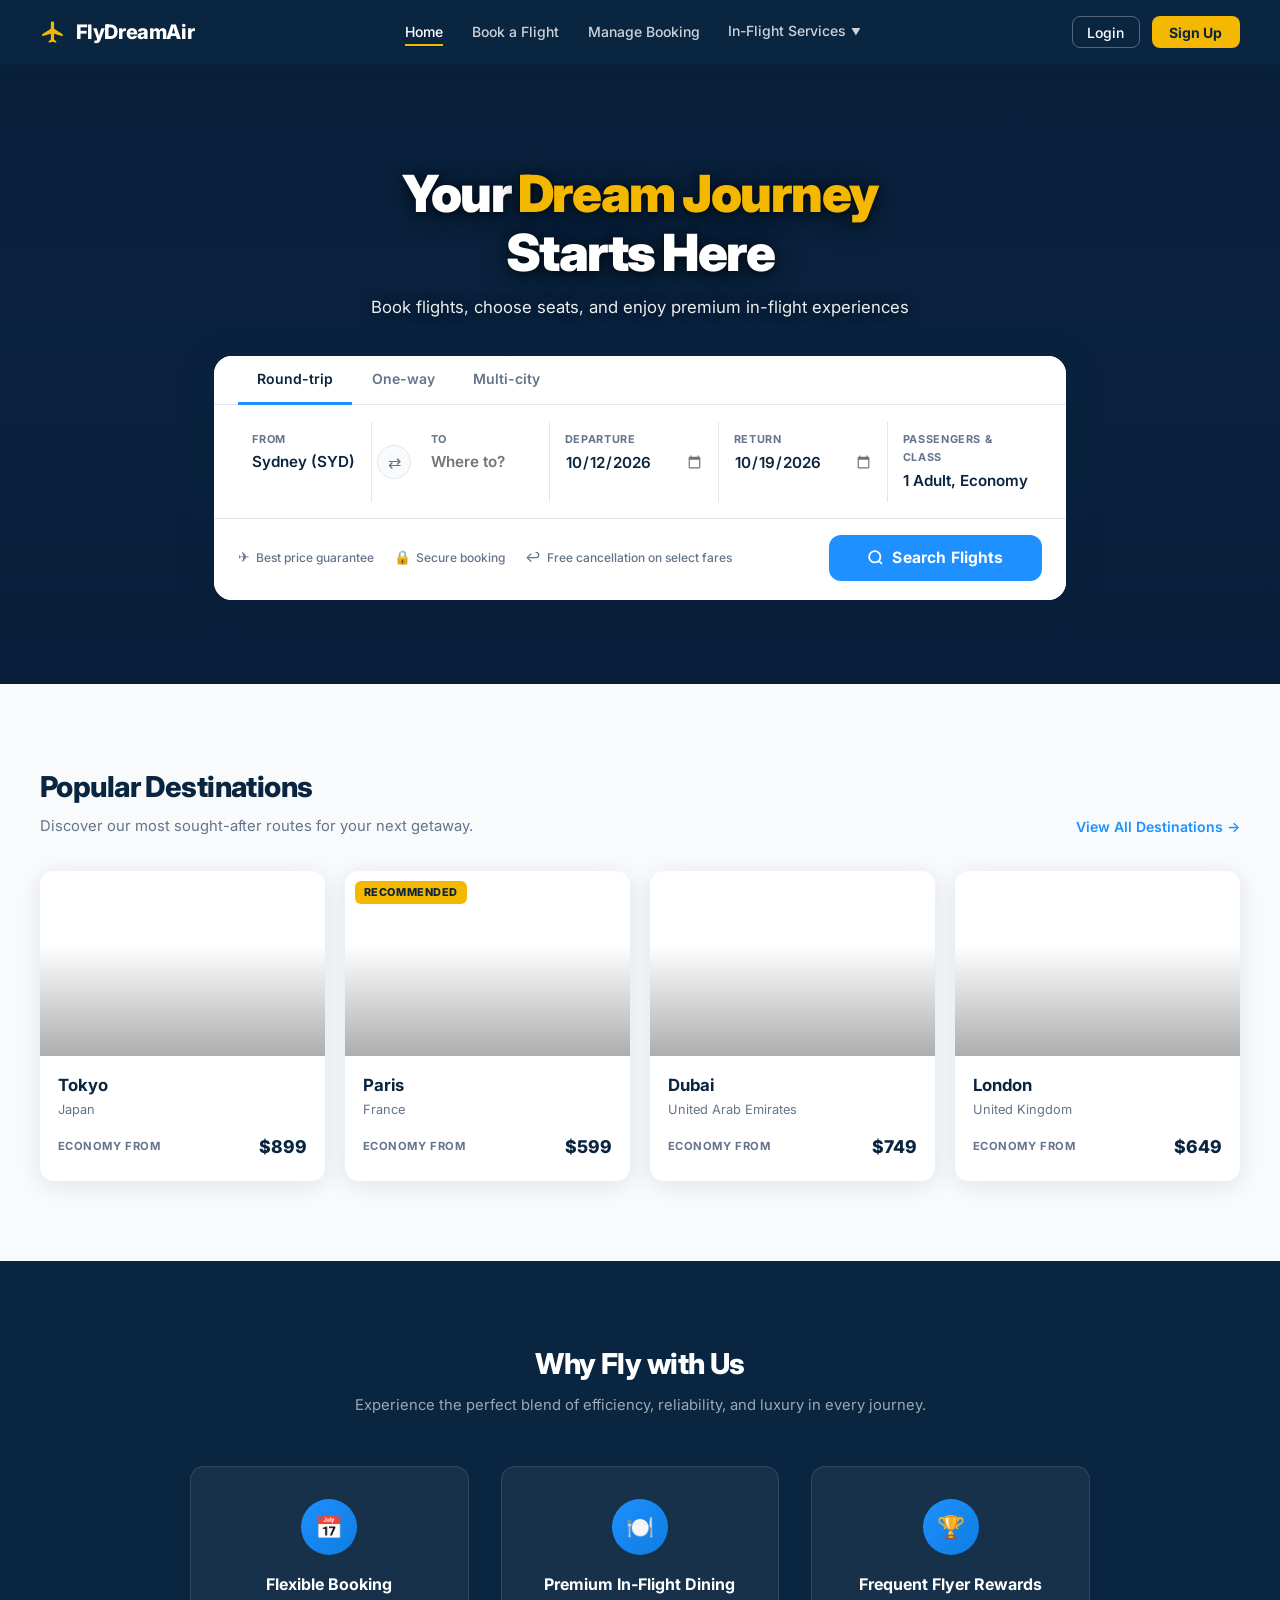
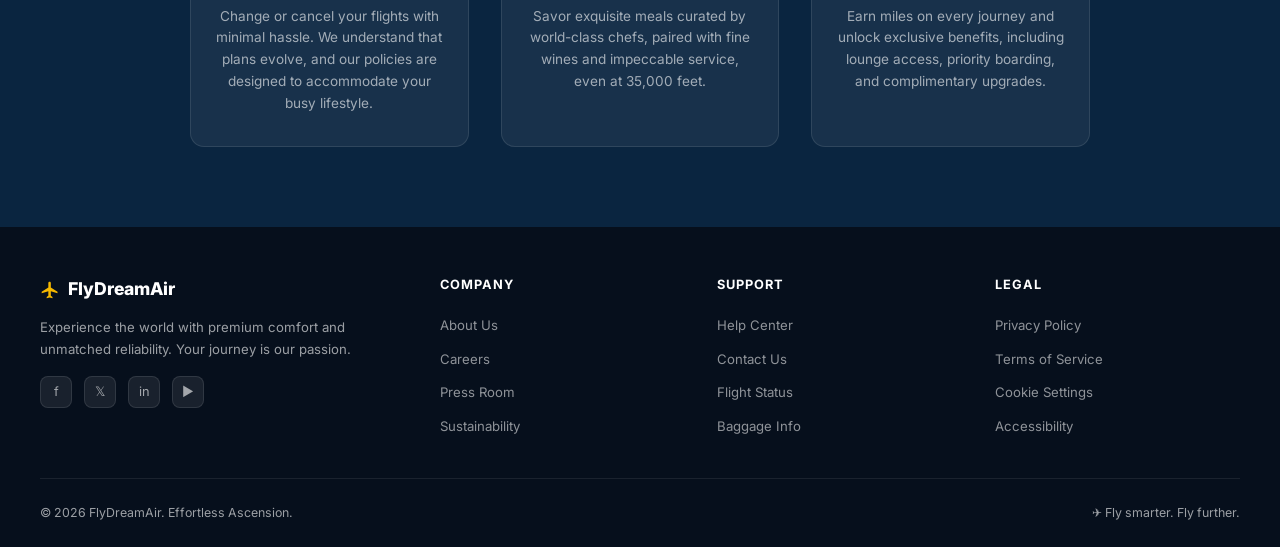
<file: FlyDreamAir.html>
<!DOCTYPE html>
<html lang="en">
<head>
<meta charset="UTF-8" />
<meta name="viewport" content="width=device-width, initial-scale=1.0" />
<title>FlyDreamAir — Your Dream Journey Starts Here</title>
<link href="https://fonts.googleapis.com/css2?family=Inter:wght@300;400;500;600;700;800;900&display=swap" rel="stylesheet" />
<style>
  /*  RESET & BASE  */
  *, *::before, *::after { box-sizing: border-box; margin: 0; padding: 0; }
  html { scroll-behavior: smooth; }
  body {
    font-family: 'Inter', -apple-system, sans-serif;
    background: #F8FAFC;
    color: #1E293B;
    line-height: 1.6;
    -webkit-font-smoothing: antialiased;
  }
  img { max-width: 100%; display: block; }
  a { text-decoration: none; color: inherit; }
  button { cursor: pointer; border: none; font-family: inherit; }
  input, select, textarea { font-family: inherit; }

  /*  DESIGN TOKENS  */
  :root {
    --navy:   #0A2540;
    --sky:    #1E90FF;
    --gold:   #F5B800;
    --bg:     #F8FAFC;
    --text:   #1E293B;
    --muted:  #64748B;
    --border: #E2E8F0;
    --white:  #FFFFFF;
    --green:  #10B981;
    --radius: 12px;
    --shadow: 0 4px 24px rgba(10,37,64,.10);
    --shadow-lg: 0 8px 40px rgba(10,37,64,.16);
  }

  /* PAGE SWITCHER  */
  .page { display: none; }
  .page.active { display: block; }

  /*  NAVBAR  */
  .navbar {
    position: sticky; top: 0; z-index: 100;
    background: var(--navy);
    display: flex; align-items: center; justify-content: space-between;
    padding: 0 2.5rem;
    height: 64px;
    box-shadow: 0 2px 12px rgba(10,37,64,.3);
  }
  .nav-logo {
    display: flex; align-items: center; gap: .6rem;
    color: var(--white); font-weight: 800; font-size: 1.25rem; letter-spacing: -.02em;
    cursor: pointer;
  }
  .nav-logo svg { color: var(--gold); }
  .nav-links {
    display: flex; align-items: center; gap: 1.8rem;
    list-style: none;
  }
  .nav-links a {
    color: rgba(255,255,255,.8); font-size: .875rem; font-weight: 500;
    transition: color .2s; padding: .25rem 0; border-bottom: 2px solid transparent;
    cursor: pointer;
  }
  .nav-links a:hover, .nav-links a.active { color: var(--white); border-color: var(--gold); }
  .nav-actions { display: flex; align-items: center; gap: .75rem; }
  .btn-login {
    color: var(--white); font-size: .875rem; font-weight: 500; background: none;
    padding: .4rem .9rem; border-radius: 8px; border: 1px solid rgba(255,255,255,.3);
    transition: all .2s;
  }
  .btn-login:hover { border-color: var(--white); background: rgba(255,255,255,.1); }
  .btn-signup {
    background: var(--gold); color: var(--navy); font-size: .875rem; font-weight: 700;
    padding: .45rem 1.1rem; border-radius: 8px; transition: all .2s;
  }
  .btn-signup:hover { background: #e0a800; transform: translateY(-1px); }

  /* PAGE 1 – HERO  */
  .hero {
    position: relative; min-height: 620px;
    display: flex; align-items: center; justify-content: center;
    overflow: hidden;
    /* Real airplane-in-flight photo from Unsplash */
    background-image: url('https://images.unsplash.com/photo-1436491865332-7a61a109cc05?w=1920&q=90&fit=crop&crop=center');
    background-size: cover;
    background-position: center 40%;
    background-color: #0A2540; /* fallback */
  }
  /* Dark gradient overlay — keeps text readable */
  .hero-bg {
    position: absolute; inset: 0;
    background:
      linear-gradient(
        to bottom,
        rgba(8, 28, 56, 0.55)  0%,
        rgba(8, 28, 56, 0.35) 45%,
        rgba(8, 28, 56, 0.62) 100%
      );
  }
  /* Bottom fade to blend into page */
  .hero-sunset {
    position: absolute; bottom: 0; left: 0; right: 0; height: 30%;
    background: linear-gradient(0deg, rgba(8,28,56,.75) 0%, transparent 100%);
  }

  .hero-inner {
    position: relative; z-index: 2;
    display: flex; flex-direction: column; align-items: center;
    padding: 4rem 1.5rem 3rem;
    width: 100%; max-width: 900px;
  }
  .hero-headline {
    font-size: clamp(2rem, 4.5vw, 3.2rem);
    font-weight: 900; color: var(--white);
    text-align: center; line-height: 1.15; letter-spacing: -.03em;
    text-shadow: 0 2px 24px rgba(0,0,0,.65), 0 1px 6px rgba(0,0,0,.5);
  }
  .hero-headline span { color: var(--gold); }
  .hero-sub {
    margin-top: .75rem;
    color: rgba(255,255,255,.92); font-size: 1.05rem; text-align: center;
    text-shadow: 0 1px 12px rgba(0,0,0,.6);
  }

  /* Search Widget */
  .search-widget {
    margin-top: 2.2rem; width: 100%;
    background: var(--white); border-radius: 18px;
    box-shadow: var(--shadow-lg);
    /* overflow: visible so dropdown panels aren't clipped */
    overflow: visible;
  }
  .trip-tabs {
    display: flex; border-bottom: 1px solid var(--border);
    padding: 0 1.5rem;
    border-radius: 18px 18px 0 0;
    background: var(--white);
  }
  .trip-tab {
    padding: .9rem 1.2rem; font-size: .875rem; font-weight: 600;
    color: var(--muted); background: none; border-bottom: 3px solid transparent;
    transition: all .2s; margin-bottom: -1px;
  }
  .trip-tab.active { color: var(--navy); border-color: var(--sky); }
  .trip-tab:hover:not(.active) { color: var(--text); }
  .search-form {
    display: grid;
    grid-template-columns: 1fr 44px 1fr 1fr 1fr 1fr;
    gap: 0; align-items: stretch;
    padding: 1.1rem 1.5rem 0;
    background: var(--white);
    overflow: visible;
  }
  .search-field {
    display: flex; flex-direction: column; gap: .2rem;
    padding: .55rem .9rem; border-right: 1px solid var(--border);
  }
  .search-field:last-of-type { border-right: none; }
  .search-field label { font-size: .68rem; font-weight: 700; color: var(--muted); text-transform: uppercase; letter-spacing: .06em; }
  .search-field input, .search-field select {
    border: none; outline: none; font-size: .95rem; font-weight: 600; color: var(--navy);
    background: transparent; width: 100%;
  }
  .search-field select option { color: var(--text); }
  .swap-btn {
    display: flex; align-items: center; justify-content: center;
    width: 34px; height: 34px; border-radius: 50%;
    background: var(--bg); border: 1px solid var(--border);
    color: var(--muted); font-size: 1rem; transition: all .2s;
    margin: auto;
  }
  .swap-btn:hover { background: var(--sky); color: var(--white); border-color: var(--sky); }

  /* Search action bar — full-width row below the fields */
  .search-action-bar {
    display: flex; align-items: center; justify-content: space-between;
    padding: 1rem 1.5rem 1.2rem;
    border-top: 1px solid var(--border);
    margin-top: 1rem;
    gap: 1rem;
    border-radius: 0 0 18px 18px;
    background: var(--white);
  }
  .search-action-hints {
    display: flex; align-items: center; gap: 1.25rem;
  }
  .search-hint {
    display: flex; align-items: center; gap: .35rem;
    font-size: .75rem; color: var(--muted); font-weight: 500;
  }
  .search-hint span { font-size: .85rem; }
  .btn-search {
    padding: .82rem 2.4rem; border-radius: 12px;
    background: var(--sky); color: var(--white);
    font-size: .975rem; font-weight: 700; letter-spacing: .01em;
    transition: all .2s; display: flex; align-items: center; gap: .5rem;
    white-space: nowrap; flex-shrink: 0;
  }
  .btn-search:hover { background: #0e7de0; transform: translateY(-1px); box-shadow: 0 6px 20px rgba(30,144,255,.38); }

  /*  POPULAR DESTINATIONS  */
  .section { padding: 5rem 2.5rem; }
  .section-header { display: flex; justify-content: space-between; align-items: flex-end; margin-bottom: 2rem; }
  .section-title { font-size: 1.8rem; font-weight: 800; color: var(--navy); letter-spacing: -.02em; }
  .section-sub { color: var(--muted); font-size: .925rem; margin-top: .3rem; }
  .link-view-all { color: var(--sky); font-size: .875rem; font-weight: 600; transition: color .2s; }
  .link-view-all:hover { color: #0e7de0; }
  .dest-grid { display: grid; grid-template-columns: repeat(4, 1fr); gap: 1.25rem; }
  .dest-card {
    border-radius: 14px; overflow: hidden;
    box-shadow: var(--shadow); transition: transform .25s, box-shadow .25s;
    background: var(--white); cursor: pointer;
  }
  .dest-card:hover { transform: translateY(-6px); box-shadow: var(--shadow-lg); }
  .dest-img {
    height: 185px; position: relative; overflow: hidden;
    background-size: cover; background-position: center;
  }
  .dest-badge {
    position: absolute; top: 10px; left: 10px;
    background: var(--gold); color: var(--navy);
    font-size: .68rem; font-weight: 800; padding: .2rem .55rem;
    border-radius: 6px; text-transform: uppercase; letter-spacing: .05em;
  }
  .dest-info { padding: 1rem 1.1rem 1.25rem; }
  .dest-city { font-size: 1.05rem; font-weight: 700; color: var(--navy); }
  .dest-country { font-size: .8rem; color: var(--muted); margin-top: .1rem; }
  .dest-price-row { display: flex; justify-content: space-between; align-items: center; margin-top: .8rem; }
  .dest-from { font-size: .7rem; font-weight: 700; color: var(--muted); text-transform: uppercase; letter-spacing: .05em; }
  .dest-price { font-size: 1.1rem; font-weight: 800; color: var(--navy); }

  /* Destination card photo overlay — subtle bottom fade */
  .dest-img-overlay {
    position: absolute; inset: 0;
    background: linear-gradient(
      to bottom,
      transparent 40%,
      rgba(0,0,0,.32) 100%
    );
    pointer-events: none;
  }

  /* WHY FLY  */
  .why-section { background: var(--navy); padding: 5rem 2.5rem; }
  .why-section .section-title { color: var(--white); text-align: center; }
  .why-section .section-sub { color: rgba(255,255,255,.6); text-align: center; margin-bottom: 3rem; }
  .why-grid { display: grid; grid-template-columns: repeat(3,1fr); gap: 2rem; max-width: 900px; margin: 0 auto; }
  .why-card {
    text-align: center; padding: 2rem 1.5rem;
    background: rgba(255,255,255,.06); border-radius: 14px;
    border: 1px solid rgba(255,255,255,.1);
    transition: background .2s;
  }
  .why-card:hover { background: rgba(255,255,255,.1); }
  .why-icon {
    width: 56px; height: 56px; border-radius: 50%;
    background: linear-gradient(135deg, var(--sky), #0e7de0);
    display: flex; align-items: center; justify-content: center;
    margin: 0 auto 1.1rem; font-size: 1.4rem;
  }
  .why-title { font-size: 1rem; font-weight: 700; color: var(--white); margin-bottom: .5rem; }
  .why-desc { font-size: .85rem; color: rgba(255,255,255,.6); line-height: 1.6; }

  /*  FOOTER  */
  footer {
    background: #060F1C; color: rgba(255,255,255,.6);
    padding: 3rem 2.5rem 1.5rem;
  }
  .footer-grid { display: grid; grid-template-columns: 1.5fr 1fr 1fr 1fr; gap: 2rem; margin-bottom: 2.5rem; }
  .footer-brand h3 { color: var(--white); font-weight: 800; font-size: 1.1rem; margin-bottom: .75rem; display: flex; align-items: center; gap: .5rem; }
  .footer-brand p { font-size: .825rem; line-height: 1.7; }
  .footer-col h4 { color: var(--white); font-size: .8rem; font-weight: 700; text-transform: uppercase; letter-spacing: .08em; margin-bottom: 1rem; }
  .footer-col ul { list-style: none; display: flex; flex-direction: column; gap: .5rem; }
  .footer-col ul li a { font-size: .825rem; color: rgba(255,255,255,.55); transition: color .2s; cursor: pointer; }
  .footer-col ul li a:hover { color: var(--white); }
  .footer-bottom { border-top: 1px solid rgba(255,255,255,.08); padding-top: 1.5rem; display: flex; justify-content: space-between; align-items: center; }
  .footer-bottom p { font-size: .775rem; }
  .social-icons { display: flex; gap: .75rem; }
  .social-icon {
    width: 32px; height: 32px; border-radius: 8px;
    background: rgba(255,255,255,.08); border: 1px solid rgba(255,255,255,.1);
    display: flex; align-items: center; justify-content: center;
    font-size: .8rem; color: rgba(255,255,255,.6); transition: all .2s; cursor: pointer;
  }
  .social-icon:hover { background: var(--sky); color: var(--white); border-color: var(--sky); }

  /*  IN-FLIGHT SERVICES DROPDOWN  */
  .nav-has-dropdown { position: relative; }
  .nav-dropdown-trigger {
    display: flex; align-items: center; gap: .3rem; cursor: pointer;
  }
  .nav-dropdown-trigger .caret {
    font-size: .6rem; transition: transform .22s;
    display: inline-block; margin-top: 1px;
  }
  .nav-has-dropdown:hover .caret { transform: rotate(180deg); }

  .nav-dropdown-panel {
    position: absolute; top: calc(100% + 18px); left: 50%;
    transform: translateX(-50%);
    width: 560px; background: var(--white);
    border-radius: 16px; border: 1px solid var(--border);
    box-shadow: 0 12px 48px rgba(10,37,64,.18);
    padding: 1.4rem; z-index: 300;
    opacity: 0; visibility: hidden; pointer-events: none;
    transition: opacity .2s, transform .2s, visibility .2s;
    transform: translateX(-50%) translateY(-6px);
  }
  /* small notch arrow */
  .nav-dropdown-panel::before {
    content: '';
    position: absolute; top: -7px; left: 50%; transform: translateX(-50%);
    width: 14px; height: 14px; background: var(--white);
    border-left: 1px solid var(--border); border-top: 1px solid var(--border);
    rotate: 45deg; border-radius: 2px 0 0 0;
  }
  .nav-has-dropdown:hover .nav-dropdown-panel {
    opacity: 1; visibility: visible; pointer-events: auto;
    transform: translateX(-50%) translateY(0);
  }

  /* Dropdown header */
  .dropdown-header {
    font-size: .68rem; font-weight: 800; color: var(--muted);
    text-transform: uppercase; letter-spacing: .08em;
    padding-bottom: .75rem; margin-bottom: .75rem;
    border-bottom: 1px solid var(--border);
  }
  /* 2-column grid of service items */
  .dropdown-grid {
    display: grid; grid-template-columns: 1fr 1fr; gap: .4rem;
  }
  .dropdown-item {
    display: flex; align-items: flex-start; gap: .75rem;
    padding: .72rem .85rem; border-radius: 10px;
    transition: background .15s; cursor: pointer; text-decoration: none;
  }
  .dropdown-item:hover { background: rgba(30,144,255,.07); }
  .dropdown-item-icon {
    width: 38px; height: 38px; border-radius: 10px; flex-shrink: 0;
    display: flex; align-items: center; justify-content: center;
    font-size: 1.1rem;
  }
  .dropdown-item-text {}
  .dropdown-item-title {
    font-size: .845rem; font-weight: 700; color: var(--navy); line-height: 1.2;
  }
  .dropdown-item-desc {
    font-size: .73rem; color: var(--muted); margin-top: .15rem; line-height: 1.4;
  }
  /* Bottom promo strip */
  .dropdown-promo {
    margin-top: .85rem; padding: .85rem 1rem;
    background: linear-gradient(135deg, rgba(30,144,255,.08), rgba(30,144,255,.04));
    border: 1px solid rgba(30,144,255,.15); border-radius: 10px;
    display: flex; align-items: center; justify-content: space-between;
  }
  .dropdown-promo-text { font-size: .8rem; color: var(--navy); font-weight: 600; }
  .dropdown-promo-text span { color: var(--sky); }
  .dropdown-promo-btn {
    font-size: .75rem; font-weight: 700; color: var(--sky);
    background: none; border: 1.5px solid var(--sky); border-radius: 20px;
    padding: .3rem .85rem; transition: all .2s; white-space: nowrap;
  }
  .dropdown-promo-btn:hover { background: var(--sky); color: white; }

  /*  PAGE 2 – BOOKING FORM */
  #page2 { background: var(--bg); min-height: 100vh; }

  /* Stepper */
  .stepper-wrap { background: var(--white); border-bottom: 1px solid var(--border); padding: 1.5rem 2.5rem; }
  .stepper { display: flex; align-items: center; justify-content: center; gap: 0; max-width: 680px; margin: 0 auto; }
  .step { display: flex; flex-direction: column; align-items: center; position: relative; flex: 1; }
  .step:not(:last-child)::after {
    content: '';
    position: absolute; top: 18px; left: 55%; width: 90%;
    height: 2px; background: var(--border); z-index: 0;
  }
  .step.done:not(:last-child)::after,
  .step.active:not(:last-child)::after { background: var(--sky); }
  .step-circle {
    width: 36px; height: 36px; border-radius: 50%;
    border: 2px solid var(--border); background: var(--white);
    display: flex; align-items: center; justify-content: center;
    font-size: .8rem; font-weight: 700; color: var(--muted);
    position: relative; z-index: 1; transition: all .3s;
  }
  .step.done .step-circle { background: var(--sky); border-color: var(--sky); color: var(--white); }
  .step.active .step-circle { background: var(--sky); border-color: var(--sky); color: var(--white); box-shadow: 0 0 0 4px rgba(30,144,255,.18); }
  .step-label { font-size: .7rem; font-weight: 600; color: var(--muted); margin-top: .45rem; white-space: nowrap; }
  .step.active .step-label { color: var(--sky); }
  .step.done .step-label { color: var(--sky); }

  /* Booking Layout */
  .booking-layout { display: grid; grid-template-columns: 1fr 340px; gap: 2rem; padding: 2rem 2.5rem; max-width: 1100px; margin: 0 auto; }

  /* Form Sections */
  .form-section {
    background: var(--white); border-radius: var(--radius);
    box-shadow: var(--shadow); padding: 1.75rem; margin-bottom: 1.25rem;
  }
  .form-section-title {
    font-size: 1rem; font-weight: 700; color: var(--navy);
    display: flex; align-items: center; gap: .6rem; margin-bottom: 1.4rem;
    padding-bottom: .9rem; border-bottom: 1px solid var(--border);
  }
  .form-section-icon {
    width: 32px; height: 32px; border-radius: 8px;
    background: rgba(30,144,255,.1); display: flex; align-items: center; justify-content: center;
    font-size: .95rem;
  }
  .form-grid-2 { display: grid; grid-template-columns: 1fr 1fr; gap: 1rem; }
  .form-grid-3 { display: grid; grid-template-columns: 1fr 1fr 1fr; gap: 1rem; }

  /* Floating label inputs */
  .field-wrap { position: relative; }
  .field-wrap label {
    position: absolute; top: 50%; left: 14px; transform: translateY(-50%);
    font-size: .875rem; color: var(--muted); pointer-events: none;
    transition: all .2s; background: var(--white); padding: 0 4px;
  }
  .field-wrap input:focus + label,
  .field-wrap input:not(:placeholder-shown) + label,
  .field-wrap select:focus + label,
  .field-wrap select.has-value + label {
    top: 0; font-size: .7rem; font-weight: 600; color: var(--sky);
  }
  .field-wrap input,
  .field-wrap select {
    width: 100%; padding: .85rem 1rem .7rem;
    border: 1.5px solid var(--border); border-radius: 10px;
    font-size: .9rem; color: var(--text); outline: none;
    transition: border-color .2s; background: var(--white);
    appearance: none;
  }
  .field-wrap input:focus,
  .field-wrap select:focus { border-color: var(--sky); }
  .field-wrap input::placeholder { color: transparent; }
  .field-wrap .select-arrow {
    position: absolute; right: 12px; top: 50%; transform: translateY(-50%);
    pointer-events: none; color: var(--muted); font-size: .75rem;
  }
  .optional-tag { font-size: .65rem; font-weight: 600; color: var(--muted); background: var(--bg); padding: .1rem .3rem; border-radius: 4px; margin-left: auto; }

  /* Checkbox */
  .checkbox-row { display: flex; align-items: center; gap: .75rem; margin-top: .5rem; }
  .checkbox-row input[type=checkbox] { width: 18px; height: 18px; accent-color: var(--sky); cursor: pointer; }
  .checkbox-row label { font-size: .875rem; color: var(--text); cursor: pointer; }

  /* Form Actions */
  .form-actions { display: flex; justify-content: space-between; align-items: center; padding: 1.5rem 0; }
  .btn-back {
    padding: .75rem 1.5rem; border-radius: 10px;
    border: 1.5px solid var(--border); background: var(--white);
    color: var(--text); font-size: .9rem; font-weight: 600;
    display: flex; align-items: center; gap: .5rem; transition: all .2s;
  }
  .btn-back:hover { border-color: var(--navy); color: var(--navy); }
  .btn-primary {
    padding: .85rem 2rem; border-radius: 10px;
    background: var(--sky); color: var(--white);
    font-size: .9rem; font-weight: 700; letter-spacing: .01em;
    display: flex; align-items: center; gap: .5rem; transition: all .2s;
  }
  .btn-primary:hover { background: #0e7de0; transform: translateY(-1px); box-shadow: 0 4px 14px rgba(30,144,255,.35); }

  /* Flight Summary Card */
  .flight-summary-card {
    background: var(--white); border-radius: var(--radius);
    box-shadow: var(--shadow); padding: 1.5rem;
    position: sticky; top: 80px; height: fit-content;
  }
  .summary-header {
    display: flex; justify-content: space-between; align-items: center;
    padding-bottom: 1rem; border-bottom: 1px solid var(--border); margin-bottom: 1.25rem;
  }
  .summary-header h3 { font-size: .95rem; font-weight: 700; color: var(--navy); }
  .summary-route { display: flex; align-items: center; justify-content: space-between; margin-bottom: 1.25rem; }
  .summary-city { text-align: center; }
  .summary-code { font-size: 2rem; font-weight: 900; color: var(--navy); line-height: 1; }
  .summary-city-name { font-size: .72rem; color: var(--muted); margin-top: .2rem; }
  .summary-time { font-size: .8rem; font-weight: 600; color: var(--navy); margin-top: .25rem; }
  .summary-connector { flex: 1; display: flex; flex-direction: column; align-items: center; gap: .3rem; padding: 0 .5rem; }
  .summary-duration { font-size: .72rem; font-weight: 700; color: var(--muted); }
  .summary-line { width: 100%; height: 1px; background: var(--border); position: relative; }
  .summary-line::before, .summary-line::after {
    content: ''; position: absolute; top: -3px;
    width: 7px; height: 7px; border-radius: 50%; background: var(--border);
  }
  .summary-line::before { left: 0; }
  .summary-line::after { right: 0; }
  .summary-nonstop { font-size: .68rem; color: var(--green); font-weight: 600; }
  .summary-details { display: grid; grid-template-columns: 1fr 1fr; gap: .6rem; margin-bottom: 1.25rem; }
  .summary-detail { }
  .summary-detail-label { font-size: .65rem; text-transform: uppercase; letter-spacing: .06em; font-weight: 700; color: var(--muted); }
  .summary-detail-value { font-size: .825rem; font-weight: 600; color: var(--navy); margin-top: .1rem; }
  .summary-price-row {
    background: var(--bg); border-radius: 10px; padding: 1rem;
    display: flex; justify-content: space-between; align-items: center;
  }
  .summary-price-label { font-size: .8rem; font-weight: 600; color: var(--muted); }
  .summary-price { font-size: 1.6rem; font-weight: 900; color: var(--navy); }
  .summary-price-sub { font-size: .68rem; color: var(--muted); margin-top: .15rem; }
  .plane-icon-summary {
    font-size: .9rem; color: var(--sky);
    transform: rotate(90deg); display: block;
  }

  /* ─── PAGE 3 – CONFIRMATION ────────────────────────────── */
  #page3 { background: var(--bg); min-height: 100vh; padding-bottom: 5rem; }
  .confirm-hero {
    background: linear-gradient(135deg, var(--navy) 0%, #1a4a7a 100%);
    padding: 4rem 2.5rem 3rem; text-align: center;
  }
  .success-circle {
    width: 80px; height: 80px; border-radius: 50%;
    background: rgba(16,185,129,.15); border: 3px solid rgba(16,185,129,.4);
    display: flex; align-items: center; justify-content: center;
    margin: 0 auto 1.25rem; position: relative;
  }
  .success-circle::before {
    content: '';
    position: absolute; inset: -6px; border-radius: 50%;
    background: rgba(16,185,129,.08);
    animation: pulse 2s ease-in-out infinite;
  }
  @keyframes pulse {
    0%,100% { transform: scale(1); opacity: 1; }
    50% { transform: scale(1.15); opacity: 0.5; }
  }
  .success-check { font-size: 2.5rem; }
  .confirm-title { font-size: 2.2rem; font-weight: 900; color: var(--white); letter-spacing: -.03em; }
  .confirm-sub { color: rgba(255,255,255,.7); font-size: 1rem; margin-top: .5rem; }
  .booking-ref-card {
    display: inline-block; margin-top: 1.5rem;
    background: rgba(255,255,255,.1); border: 1px solid rgba(255,255,255,.2);
    border-radius: 12px; padding: .9rem 2rem;
  }
  .booking-ref-label { font-size: .7rem; text-transform: uppercase; letter-spacing: .1em; font-weight: 700; color: rgba(255,255,255,.6); }
  .booking-ref-num { font-size: 1.5rem; font-weight: 900; color: var(--gold); letter-spacing: .08em; margin-top: .2rem; font-family: monospace; }

  /* Boarding Pass */
  .boarding-section { max-width: 820px; margin: 2.5rem auto; padding: 0 2.5rem; }
  .boarding-pass {
    background: var(--white); border-radius: 16px;
    box-shadow: 0 8px 40px rgba(10,37,64,.15);
    overflow: hidden; display: flex; position: relative;
  }
  .bp-left { flex: 1; padding: 1.75rem; }
  .bp-logo { display: flex; align-items: center; gap: .5rem; font-weight: 800; font-size: 1rem; color: var(--navy); margin-bottom: 1.5rem; }
  .bp-logo svg { color: var(--sky); }
  .bp-route { display: flex; align-items: center; gap: 1rem; margin-bottom: 1.5rem; }
  .bp-airport { }
  .bp-airport-code { font-size: 3rem; font-weight: 900; color: var(--navy); line-height: 1; letter-spacing: -.03em; }
  .bp-airport-name { font-size: .75rem; color: var(--muted); margin-top: .2rem; }
  .bp-connector { flex: 1; display: flex; flex-direction: column; align-items: center; gap: .4rem; }
  .bp-flight-line { width: 100%; display: flex; align-items: center; gap: .5rem; }
  .bp-line { flex: 1; height: 1.5px; background: linear-gradient(90deg, var(--border), var(--sky), var(--border)); }
  .bp-plane { font-size: 1.2rem; color: var(--sky); }
  .bp-nonstop { font-size: .68rem; color: var(--green); font-weight: 700; text-transform: uppercase; letter-spacing: .06em; }
  .bp-duration { font-size: .75rem; color: var(--muted); font-weight: 600; }
  .bp-grid { display: grid; grid-template-columns: repeat(4, 1fr); gap: 1rem; }
  .bp-field-label { font-size: .6rem; text-transform: uppercase; letter-spacing: .08em; font-weight: 700; color: var(--muted); }
  .bp-field-value { font-size: .875rem; font-weight: 700; color: var(--navy); margin-top: .2rem; }
  .bp-field-value.large { font-size: 1.1rem; }
  .bp-divider {
    width: 2px; background: var(--bg);
    position: relative; flex-shrink: 0;
  }
  /* Perforated edge */
  .bp-divider::before, .bp-divider::after {
    content: '';
    position: absolute; left: 50%; transform: translateX(-50%);
    width: 24px; height: 24px; border-radius: 50%;
    background: var(--bg);
  }
  .bp-divider::before { top: -12px; }
  .bp-divider::after { bottom: -12px; }
  .bp-divider-dots {
    width: 100%; height: 100%;
    background-image: repeating-linear-gradient(to bottom, var(--border) 0, var(--border) 5px, transparent 5px, transparent 12px);
  }
  .bp-right { width: 200px; padding: 1.75rem; display: flex; flex-direction: column; align-items: center; justify-content: space-between; }
  .bp-passenger { text-align: center; margin-bottom: 1rem; }
  .bp-passenger-label { font-size: .6rem; text-transform: uppercase; letter-spacing: .08em; font-weight: 700; color: var(--muted); }
  .bp-passenger-name { font-size: .9rem; font-weight: 800; color: var(--navy); margin-top: .2rem; }
  .bp-seat-badge {
    background: var(--navy); color: var(--white); border-radius: 10px;
    padding: .5rem 1.2rem; text-align: center; margin-bottom: 1rem;
  }
  .bp-seat-label { font-size: .6rem; text-transform: uppercase; letter-spacing: .08em; color: rgba(255,255,255,.6); }
  .bp-seat-num { font-size: 1.4rem; font-weight: 900; color: var(--gold); }
  /* QR Code */
  .qr-wrap { }
  .qr-code {
    width: 110px; height: 110px;
    background: white; border: 1px solid var(--border); border-radius: 8px;
    display: flex; align-items: center; justify-content: center;
    overflow: hidden;
  }
  .qr-inner {
    width: 100%; height: 100%;
    background:
      repeating-conic-gradient(#000 0% 25%, transparent 0% 50%) 0 0 / 8px 8px;
    opacity: .85;
    /* Mask to make it look like QR */
    -webkit-mask: url("data:image/svg+xml,%3Csvg xmlns='http://www.w3.org/2000/svg' viewBox='0 0 100 100'%3E%3Crect width='100' height='100' fill='white'/%3E%3C/svg%3E");
  }

  /* Confirmation Details */
  .confirm-details { max-width: 820px; margin: 0 auto; padding: 0 2.5rem 2rem; }
  .confirm-details-card {
    background: var(--white); border-radius: var(--radius);
    box-shadow: var(--shadow); padding: 1.5rem; margin-bottom: 1.25rem;
  }
  .confirm-details-title { font-size: .875rem; font-weight: 700; color: var(--navy); margin-bottom: 1rem; padding-bottom: .75rem; border-bottom: 1px solid var(--border); }
  .confirm-detail-row { display: flex; justify-content: space-between; padding: .4rem 0; }
  .confirm-detail-key { font-size: .825rem; color: var(--muted); }
  .confirm-detail-val { font-size: .825rem; font-weight: 600; color: var(--navy); }

  /* Action Buttons */
  .action-buttons { display: flex; gap: 1rem; margin-bottom: 2rem; flex-wrap: wrap; }
  .btn-outline {
    padding: .8rem 1.5rem; border-radius: 10px;
    border: 1.5px solid var(--border); background: var(--white);
    color: var(--text); font-size: .875rem; font-weight: 600;
    display: flex; align-items: center; gap: .5rem; transition: all .2s;
  }
  .btn-outline:hover { border-color: var(--navy); color: var(--navy); }
  .btn-ghost {
    padding: .8rem 1.5rem; border-radius: 10px;
    border: 1.5px solid var(--border); background: transparent;
    color: var(--muted); font-size: .875rem; font-weight: 600;
    display: flex; align-items: center; gap: .5rem; transition: all .2s;
  }
  .btn-ghost:hover { color: var(--text); border-color: var(--text); }

  /* What's Next */
  .whats-next { max-width: 820px; margin: 0 auto; padding: 0 2.5rem; }
  .whats-next h3 { font-size: 1.1rem; font-weight: 700; color: var(--navy); margin-bottom: 1rem; }
  .next-grid { display: grid; grid-template-columns: repeat(3,1fr); gap: 1rem; }
  .next-card {
    background: var(--white); border-radius: var(--radius);
    box-shadow: var(--shadow); padding: 1.25rem;
    display: flex; align-items: flex-start; gap: .9rem;
    transition: transform .2s, box-shadow .2s; cursor: pointer;
  }
  .next-card:hover { transform: translateY(-3px); box-shadow: var(--shadow-lg); }
  .next-icon {
    width: 42px; height: 42px; border-radius: 10px; flex-shrink: 0;
    background: linear-gradient(135deg, rgba(30,144,255,.12), rgba(30,144,255,.06));
    display: flex; align-items: center; justify-content: center; font-size: 1.2rem;
  }
  .next-title { font-size: .875rem; font-weight: 700; color: var(--navy); }
  .next-desc { font-size: .775rem; color: var(--muted); margin-top: .25rem; line-height: 1.5; }

  /* ─── PAGE 4 – MANAGE BOOKING ──────────────────────────── */
  #page4 { background: var(--bg); min-height: 100vh; padding-bottom: 5rem; }

  .mb-hero {
    background: linear-gradient(135deg, var(--navy) 0%, #1a4a7a 100%);
    padding: 3.5rem 2.5rem 5rem; text-align: center; position: relative; overflow: hidden;
  }
  .mb-hero::before {
    content: '';
    position: absolute; inset: 0;
    background: radial-gradient(ellipse 70% 60% at 60% 40%, rgba(30,144,255,.18) 0%, transparent 60%);
  }
  .mb-hero-tag {
    display: inline-flex; align-items: center; gap: .4rem;
    background: rgba(255,255,255,.1); border: 1px solid rgba(255,255,255,.18);
    border-radius: 20px; padding: .3rem .9rem;
    font-size: .75rem; font-weight: 700; color: rgba(255,255,255,.85);
    letter-spacing: .04em; text-transform: uppercase; margin-bottom: 1rem;
  }
  .mb-hero h1 {
    font-size: clamp(1.8rem, 3.5vw, 2.6rem); font-weight: 900;
    color: var(--white); letter-spacing: -.03em; margin-bottom: .6rem;
  }
  .mb-hero p { color: rgba(255,255,255,.72); font-size: 1rem; }

  /* Lookup card floats over the hero */
  .mb-lookup-wrap {
    max-width: 680px; margin: -3rem auto 0; padding: 0 1.5rem; position: relative; z-index: 10;
  }
  .mb-lookup-card {
    background: var(--white); border-radius: 18px;
    box-shadow: 0 8px 40px rgba(10,37,64,.16);
    padding: 2rem 2rem 1.75rem;
  }
  .mb-lookup-title {
    font-size: 1rem; font-weight: 700; color: var(--navy);
    margin-bottom: 1.4rem; display: flex; align-items: center; gap: .5rem;
  }
  .mb-lookup-grid {
    display: grid; grid-template-columns: 1fr 1fr; gap: 1rem; margin-bottom: 1rem;
  }
  .mb-field { display: flex; flex-direction: column; gap: .4rem; }
  .mb-field label {
    font-size: .7rem; font-weight: 700; color: var(--muted);
    text-transform: uppercase; letter-spacing: .06em;
  }
  .mb-field input {
    padding: .75rem 1rem; border: 1.5px solid var(--border);
    border-radius: 10px; font-size: .9rem; font-weight: 600; color: var(--navy);
    outline: none; transition: border-color .2s; background: var(--white);
    font-family: inherit;
  }
  .mb-field input:focus { border-color: var(--sky); }
  .mb-field input::placeholder { color: var(--border); font-weight: 400; }
  .mb-ref-hint {
    font-size: .75rem; color: var(--muted); margin-bottom: 1.25rem;
    display: flex; align-items: center; gap: .3rem;
  }
  .btn-find {
    width: 100%; padding: .88rem; border-radius: 12px;
    background: var(--sky); color: var(--white);
    font-size: .975rem; font-weight: 700; letter-spacing: .01em;
    display: flex; align-items: center; justify-content: center; gap: .5rem;
    transition: all .2s;
  }
  .btn-find:hover { background: #0e7de0; transform: translateY(-1px); box-shadow: 0 6px 20px rgba(30,144,255,.35); }
  .mb-divider {
    display: flex; align-items: center; gap: .75rem; margin: 1.1rem 0;
    color: var(--muted); font-size: .75rem;
  }
  .mb-divider::before, .mb-divider::after {
    content: ''; flex: 1; height: 1px; background: var(--border);
  }

  /* Result section */
  .mb-result { max-width: 860px; margin: 2.5rem auto 0; padding: 0 1.5rem; display: none; }
  .mb-result.visible { display: block; }

  .mb-booking-card {
    background: var(--white); border-radius: 16px;
    box-shadow: var(--shadow); overflow: hidden; margin-bottom: 1.5rem;
  }
  .mb-booking-header {
    background: linear-gradient(135deg, var(--navy), #1a4a7a);
    padding: 1.25rem 1.75rem;
    display: flex; align-items: center; justify-content: space-between;
  }
  .mb-booking-ref { }
  .mb-ref-label { font-size: .68rem; font-weight: 700; color: rgba(255,255,255,.6); text-transform: uppercase; letter-spacing: .08em; }
  .mb-ref-code { font-size: 1.5rem; font-weight: 900; color: var(--gold); font-family: monospace; letter-spacing: .08em; }
  .mb-status-badge {
    display: flex; align-items: center; gap: .4rem;
    background: rgba(16,185,129,.2); border: 1px solid rgba(16,185,129,.35);
    border-radius: 20px; padding: .35rem .9rem;
    font-size: .8rem; font-weight: 700; color: #34d399;
  }
  .mb-status-dot { width: 7px; height: 7px; border-radius: 50%; background: #34d399; }

  .mb-route-strip {
    padding: 1.5rem 1.75rem;
    display: flex; align-items: center; gap: 1rem;
    border-bottom: 1px solid var(--border);
  }
  .mb-airport { }
  .mb-airport-code { font-size: 2.6rem; font-weight: 900; color: var(--navy); line-height: 1; letter-spacing: -.03em; }
  .mb-airport-city { font-size: .78rem; color: var(--muted); margin-top: .15rem; }
  .mb-airport-time { font-size: .875rem; font-weight: 700; color: var(--navy); margin-top: .2rem; }
  .mb-connector { flex: 1; display: flex; flex-direction: column; align-items: center; gap: .3rem; }
  .mb-flight-line { width: 100%; display: flex; align-items: center; gap: .4rem; }
  .mb-fl { flex: 1; height: 1.5px; background: linear-gradient(90deg, var(--border), var(--sky), var(--border)); }
  .mb-plane-icon { font-size: 1.15rem; color: var(--sky); }
  .mb-duration { font-size: .72rem; font-weight: 700; color: var(--muted); }
  .mb-nonstop { font-size: .68rem; font-weight: 700; color: var(--green); text-transform: uppercase; letter-spacing: .04em; }

  .mb-details-grid {
    display: grid; grid-template-columns: repeat(4,1fr); gap: 0;
    padding: 1.1rem 1.75rem;
  }
  .mb-detail { padding: .4rem .5rem; }
  .mb-detail-label { font-size: .65rem; text-transform: uppercase; letter-spacing: .07em; font-weight: 700; color: var(--muted); }
  .mb-detail-value { font-size: .875rem; font-weight: 700; color: var(--navy); margin-top: .2rem; }

  /* Action cards grid */
  .mb-actions-title { font-size: 1rem; font-weight: 800; color: var(--navy); margin-bottom: 1rem; }
  .mb-actions-grid {
    display: grid; grid-template-columns: repeat(3, 1fr); gap: 1rem; margin-bottom: 2rem;
  }
  .mb-action-card {
    background: var(--white); border-radius: 14px;
    box-shadow: var(--shadow); padding: 1.3rem 1.25rem;
    display: flex; flex-direction: column; gap: .6rem;
    border: 1.5px solid transparent;
    transition: all .22s; cursor: pointer;
  }
  .mb-action-card:hover { border-color: var(--sky); transform: translateY(-3px); box-shadow: var(--shadow-lg); }
  .mb-action-icon {
    width: 44px; height: 44px; border-radius: 12px;
    display: flex; align-items: center; justify-content: center; font-size: 1.2rem;
  }
  .mb-action-name { font-size: .9rem; font-weight: 700; color: var(--navy); }
  .mb-action-desc { font-size: .775rem; color: var(--muted); line-height: 1.45; }
  .mb-action-arrow { font-size: .8rem; color: var(--sky); font-weight: 700; margin-top: auto; }

  /* Not-found state */
  .mb-not-found {
    max-width: 440px; margin: 2.5rem auto 0; padding: 0 1.5rem; text-align: center; display: none;
  }
  .mb-not-found.visible { display: block; }
  .mb-nf-icon { font-size: 3rem; margin-bottom: 1rem; }
  .mb-nf-title { font-size: 1.1rem; font-weight: 800; color: var(--navy); margin-bottom: .5rem; }
  .mb-nf-desc { font-size: .875rem; color: var(--muted); line-height: 1.6; }

  /* ─── UTILITIES ─────────────────────────────────────────── */
  .mt-1 { margin-top: .5rem; }
  .mt-2 { margin-top: 1rem; }
  .full-col { grid-column: 1 / -1; }
  .text-center { text-align: center; }

  /* ─── AIRPORT AUTOCOMPLETE DROPDOWN ────────────────────── */
  .search-field { position: relative; }
  .airport-dropdown {
    position: fixed; min-width: 260px;
    background: var(--white); border: 1px solid var(--border);
    border-radius: 12px; box-shadow: var(--shadow-lg);
    max-height: 240px; overflow-y: auto; z-index: 9999;
    display: none;
  }
  .airport-dropdown.open { display: block; }
  .airport-option {
    padding: .6rem 1rem; cursor: pointer;
    border-bottom: 1px solid var(--border); transition: background .15s;
  }
  .airport-option:last-child { border-bottom: none; }
  .airport-option:hover, .airport-option:focus { background: rgba(30,144,255,.07); outline: none; }
  .apt-row { display: flex; align-items: center; gap: .55rem; }
  .apt-iata { font-size: .78rem; font-weight: 800; color: var(--sky); min-width: 34px; }
  .apt-city { font-size: .85rem; font-weight: 600; color: var(--text); }
  .apt-name { font-size: .72rem; color: var(--muted); margin-top: .1rem; }

  /* ─── DATE INPUT ────────────────────────────────────────── */
  .search-field input[type="date"] {
    border: none; outline: none; font-size: .95rem; font-weight: 600;
    color: var(--navy); background: transparent; width: 100%; cursor: pointer;
  }
  .search-field input[type="date"]::-webkit-calendar-picker-indicator {
    cursor: pointer; opacity: .55;
  }

  /* ─── PASSENGERS & CLASS PANEL ──────────────────────────── */
  .pax-field { cursor: pointer; user-select: none; }
  .pax-display { font-size: .95rem; font-weight: 600; color: var(--navy); white-space: nowrap; overflow: hidden; text-overflow: ellipsis; }
  .pax-panel {
    position: fixed;
    width: 290px; background: var(--white);
    border: 1px solid var(--border); border-radius: 14px;
    box-shadow: var(--shadow-lg); z-index: 9999;
    padding: 1rem 1.1rem; display: none;
  }
  .pax-panel.open { display: block; }
  .pax-row {
    display: flex; align-items: center; justify-content: space-between;
    padding: .6rem 0; border-bottom: 1px solid var(--border);
  }
  .pax-row:last-of-type { border-bottom: none; }
  .pax-label { font-size: .875rem; font-weight: 600; color: var(--navy); }
  .pax-sub { font-size: .7rem; color: var(--muted); margin-top: .1rem; }
  .pax-counter { display: flex; align-items: center; gap: .7rem; }
  .pax-btn {
    width: 28px; height: 28px; border-radius: 50%;
    border: 1.5px solid var(--border); background: var(--white);
    font-size: 1.15rem; font-weight: 700; color: var(--navy);
    display: flex; align-items: center; justify-content: center;
    transition: all .2s; line-height: 1;
  }
  .pax-btn:hover:not(:disabled) { border-color: var(--sky); color: var(--sky); background: rgba(30,144,255,.06); }
  .pax-btn:disabled { opacity: .3; cursor: not-allowed; }
  .pax-num { font-size: .95rem; font-weight: 700; color: var(--navy); min-width: 16px; text-align: center; }
  .class-section { padding-top: .75rem; }
  .class-title { font-size: .68rem; font-weight: 700; color: var(--muted); text-transform: uppercase; letter-spacing: .07em; margin-bottom: .6rem; }
  .class-options { display: flex; gap: .45rem; }
  .class-btn {
    flex: 1; padding: .38rem .5rem; border-radius: 20px;
    border: 1.5px solid var(--border); background: var(--white);
    font-size: .78rem; font-weight: 600; color: var(--muted);
    transition: all .2s; cursor: pointer; text-align: center;
  }
  .class-btn.selected { border-color: var(--sky); background: rgba(30,144,255,.09); color: var(--sky); }
  .pax-done-btn {
    width: 100%; margin-top: .85rem; padding: .58rem;
    background: var(--sky); color: var(--white); border-radius: 8px;
    font-size: .875rem; font-weight: 700; transition: background .2s;
  }
  .pax-done-btn:hover { background: #0e7de0; }

  /* QR grid pattern override */
  .qr-grid {
    width: 108px; height: 108px;
    display: grid; grid-template-columns: repeat(11, 1fr); gap: 1px;
    background: var(--border); padding: 4px; border-radius: 4px;
  }
  .qr-cell { background: white; border-radius: 1px; }
  .qr-cell.b { background: #111; }
</style>
</head>
<body>

<!-- ═══════════════════════════════ PAGE 1 ═══════════════════════════════ -->
<div id="page1" class="page active">

  <!-- Navbar -->
  <nav class="navbar">
    <div class="nav-logo" onclick="showPage(1)">
      <svg width="26" height="26" viewBox="0 0 24 24" fill="currentColor">
        <path d="M21 16v-2l-8-5V3.5c0-.83-.67-1.5-1.5-1.5S10 2.67 10 3.5V9l-8 5v2l8-2.5V19l-2 1.5V22l3.5-1 3.5 1v-1.5L13 19v-5.5l8 2.5z"/>
      </svg>
      FlyDreamAir
    </div>
    <ul class="nav-links">
      <li><a class="active" onclick="showPage(1)">Home</a></li>
      <li><a onclick="showPage(2)">Book a Flight</a></li>
      <li><a onclick="showPage(4)">Manage Booking</a></li>
      <li class="nav-has-dropdown">
        <a class="nav-dropdown-trigger">In-Flight Services <span class="caret">▼</span></a>
        <div class="nav-dropdown-panel">
          <div class="dropdown-header">✈ What's on board</div>
          <div class="dropdown-grid">
            <a class="dropdown-item">
              <div class="dropdown-item-icon" style="background:rgba(255,107,53,.12);">🍽️</div>
              <div class="dropdown-item-text">
                <div class="dropdown-item-title">Meals & Dining</div>
                <div class="dropdown-item-desc">Pre-order your in-flight meal from our chef-crafted menus</div>
              </div>
            </a>
            <a class="dropdown-item">
              <div class="dropdown-item-icon" style="background:rgba(255,193,7,.12);">🥂</div>
              <div class="dropdown-item-text">
                <div class="dropdown-item-title">Food & Drinks</div>
                <div class="dropdown-item-desc">Browse cocktails, wines, soft drinks & snacks available on board</div>
              </div>
            </a>
            <a class="dropdown-item">
              <div class="dropdown-item-icon" style="background:rgba(30,144,255,.12);">🎬</div>
              <div class="dropdown-item-text">
                <div class="dropdown-item-title">Entertainment</div>
                <div class="dropdown-item-desc">300+ movies, live TV, music & games on your personal screen</div>
              </div>
            </a>
            <a class="dropdown-item">
              <div class="dropdown-item-icon" style="background:rgba(16,185,129,.12);">📶</div>
              <div class="dropdown-item-text">
                <div class="dropdown-item-title">WiFi & Connectivity</div>
                <div class="dropdown-item-desc">High-speed internet plans from $9.99 — stay connected at 35,000 ft</div>
              </div>
            </a>
            <a class="dropdown-item">
              <div class="dropdown-item-icon" style="background:rgba(139,92,246,.12);">🛍️</div>
              <div class="dropdown-item-text">
                <div class="dropdown-item-title">Duty Free Shopping</div>
                <div class="dropdown-item-desc">Exclusive fragrances, luxury goods & gifts delivered to your seat</div>
              </div>
            </a>
            <a class="dropdown-item">
              <div class="dropdown-item-icon" style="background:rgba(245,184,0,.12);">💺</div>
              <div class="dropdown-item-text">
                <div class="dropdown-item-title">Comfort & Amenities</div>
                <div class="dropdown-item-desc">Pillows, blankets, noise-cancelling headsets & premium toiletry kits</div>
              </div>
            </a>
          </div>
          <div class="dropdown-promo">
            <div class="dropdown-promo-text">✨ <span>New:</span> Pre-order meals up to 48 hrs before departure & save 15%</div>
            <button class="dropdown-promo-btn">Order Now</button>
          </div>
        </div>
      </li>
    </ul>
    <div class="nav-actions">
      <button class="btn-login">Login</button>
      <button class="btn-signup">Sign Up</button>
    </div>
  </nav>

  <!-- Hero -->
  <section class="hero">
    <div class="hero-bg"></div>
    <div class="hero-sunset"></div>
    <div class="hero-inner">
      <h1 class="hero-headline">Your <span>Dream Journey</span><br>Starts Here</h1>
      <p class="hero-sub">Book flights, choose seats, and enjoy premium in-flight experiences</p>

      <!-- Search Widget -->
      <div class="search-widget">
        <div class="trip-tabs">
          <button class="trip-tab active" onclick="setTab(this)">Round-trip</button>
          <button class="trip-tab" onclick="setTab(this)">One-way</button>
          <button class="trip-tab" onclick="setTab(this)">Multi-city</button>
        </div>
        <div class="search-form">
          <!-- FROM -->
          <div class="search-field">
            <label>From</label>
            <input type="text" id="from-input" value="Sydney (SYD)" autocomplete="off"
              placeholder="City or airport"
              oninput="filterAirports(this,'from-drop')"
              onfocus="openAirportDrop('from-drop',this)"
            />
            <div id="from-drop" class="airport-dropdown"></div>
          </div>

          <!-- SWAP -->
          <button class="swap-btn" title="Swap cities" onclick="swapCities()">⇄</button>

          <!-- TO -->
          <div class="search-field">
            <label>To</label>
            <input type="text" id="to-input" autocomplete="off"
              placeholder="Where to?"
              oninput="filterAirports(this,'to-drop')"
              onfocus="openAirportDrop('to-drop',this)"
            />
            <div id="to-drop" class="airport-dropdown"></div>
          </div>

          <!-- DEPARTURE -->
          <div class="search-field">
            <label>Departure</label>
            <input type="date" id="departure-date" value="2026-10-12" />
          </div>

          <!-- RETURN -->
          <div class="search-field">
            <label>Return</label>
            <input type="date" id="return-date" value="2026-10-19" />
          </div>

          <!-- PASSENGERS & CLASS -->
          <div class="search-field pax-field" onclick="togglePaxPanel(event)">
            <label>Passengers &amp; Class</label>
            <div class="pax-display" id="pax-display">1 Adult, Economy</div>
            <div class="pax-panel" id="pax-panel" onclick="event.stopPropagation()">
              <div class="pax-row">
                <div><div class="pax-label">Adults</div><div class="pax-sub">Age 12+</div></div>
                <div class="pax-counter">
                  <button class="pax-btn" id="adults-minus" onclick="changePax('adults',-1)">−</button>
                  <span class="pax-num" id="adults-count">1</span>
                  <button class="pax-btn" onclick="changePax('adults',1)">+</button>
                </div>
              </div>
              <div class="pax-row">
                <div><div class="pax-label">Children</div><div class="pax-sub">Age 2–11</div></div>
                <div class="pax-counter">
                  <button class="pax-btn" id="children-minus" onclick="changePax('children',-1)">−</button>
                  <span class="pax-num" id="children-count">0</span>
                  <button class="pax-btn" onclick="changePax('children',1)">+</button>
                </div>
              </div>
              <div class="pax-row">
                <div><div class="pax-label">Infants</div><div class="pax-sub">Under 2</div></div>
                <div class="pax-counter">
                  <button class="pax-btn" id="infants-minus" onclick="changePax('infants',-1)">−</button>
                  <span class="pax-num" id="infants-count">0</span>
                  <button class="pax-btn" onclick="changePax('infants',1)">+</button>
                </div>
              </div>
              <div class="class-section">
                <div class="class-title">Cabin Class</div>
                <div class="class-options">
                  <button class="class-btn selected" onclick="selectClass(this,'Economy')">Economy</button>
                  <button class="class-btn" onclick="selectClass(this,'Business')">Business</button>
                  <button class="class-btn" onclick="selectClass(this,'First')">First</button>
                </div>
              </div>
              <button class="pax-done-btn" onclick="closePaxPanel()">Done</button>
            </div>
          </div>
        </div>

        <!-- Search action bar — separated row at the bottom -->
        <div class="search-action-bar">
          <div class="search-action-hints">
            <div class="search-hint"><span>✈</span> Best price guarantee</div>
            <div class="search-hint"><span>🔒</span> Secure booking</div>
            <div class="search-hint"><span>↩</span> Free cancellation on select fares</div>
          </div>
          <button class="btn-search" onclick="showPage(2)">
            <svg width="17" height="17" viewBox="0 0 24 24" fill="none" stroke="currentColor" stroke-width="2.5"><circle cx="11" cy="11" r="8"/><path d="m21 21-4.35-4.35"/></svg>
            Search Flights
          </button>
        </div>

      </div>
    </div>
  </section>

  <!-- Popular Destinations -->
  <section class="section" style="background: var(--bg);">
    <div class="section-header">
      <div>
        <h2 class="section-title">Popular Destinations</h2>
        <p class="section-sub">Discover our most sought-after routes for your next getaway.</p>
      </div>
      <a class="link-view-all">View All Destinations →</a>
    </div>
    <div class="dest-grid">

      <!-- Tokyo -->
      <div class="dest-card" onclick="showPage(2)">
        <div class="dest-img" style="
          background-image: url('https://images.unsplash.com/photo-1540959733332-eab4deabeeaf?w=600&q=85&fit=crop&crop=center');
          background-size: cover; background-position: center;">
          <div class="dest-img-overlay"></div>
        </div>
        <div class="dest-info">
          <div class="dest-city">Tokyo</div>
          <div class="dest-country">Japan</div>
          <div class="dest-price-row">
            <span class="dest-from">ECONOMY FROM</span>
            <span class="dest-price">$899</span>
          </div>
        </div>
      </div>

      <!-- Paris -->
      <div class="dest-card" onclick="showPage(2)">
        <div class="dest-img" style="
          background-image: url('https://images.unsplash.com/photo-1502602898657-3e91760cbb34?w=600&q=85&fit=crop&crop=center');
          background-size: cover; background-position: center;">
          <div class="dest-badge">RECOMMENDED</div>
          <div class="dest-img-overlay"></div>
        </div>
        <div class="dest-info">
          <div class="dest-city">Paris</div>
          <div class="dest-country">France</div>
          <div class="dest-price-row">
            <span class="dest-from">ECONOMY FROM</span>
            <span class="dest-price">$599</span>
          </div>
        </div>
      </div>

      <!-- Dubai -->
      <div class="dest-card" onclick="showPage(2)">
        <div class="dest-img" style="
          background-image: url('https://images.unsplash.com/photo-1512453979798-5ea266f8880c?w=600&q=85&fit=crop&crop=center');
          background-size: cover; background-position: center;">
          <div class="dest-img-overlay"></div>
        </div>
        <div class="dest-info">
          <div class="dest-city">Dubai</div>
          <div class="dest-country">United Arab Emirates</div>
          <div class="dest-price-row">
            <span class="dest-from">ECONOMY FROM</span>
            <span class="dest-price">$749</span>
          </div>
        </div>
      </div>

      <!-- London -->
      <div class="dest-card" onclick="showPage(2)">
        <div class="dest-img" style="
          background-image: url('https://images.unsplash.com/photo-1513635269975-59663e0ac1ad?w=600&q=85&fit=crop&crop=center');
          background-size: cover; background-position: center;">
          <div class="dest-img-overlay"></div>
        </div>
        <div class="dest-info">
          <div class="dest-city">London</div>
          <div class="dest-country">United Kingdom</div>
          <div class="dest-price-row">
            <span class="dest-from">ECONOMY FROM</span>
            <span class="dest-price">$649</span>
          </div>
        </div>
      </div>

    </div>
  </section>

  <!-- Why Fly -->
  <section class="why-section">
    <h2 class="section-title">Why Fly with Us</h2>
    <p class="section-sub" style="margin-top:.4rem;">Experience the perfect blend of efficiency, reliability, and luxury in every journey.</p>
    <div class="why-grid" style="margin-top:2.5rem;">
      <div class="why-card">
        <div class="why-icon">📅</div>
        <div class="why-title">Flexible Booking</div>
        <div class="why-desc">Change or cancel your flights with minimal hassle. We understand that plans evolve, and our policies are designed to accommodate your busy lifestyle.</div>
      </div>
      <div class="why-card">
        <div class="why-icon">🍽️</div>
        <div class="why-title">Premium In-Flight Dining</div>
        <div class="why-desc">Savor exquisite meals curated by world-class chefs, paired with fine wines and impeccable service, even at 35,000 feet.</div>
      </div>
      <div class="why-card">
        <div class="why-icon">🏆</div>
        <div class="why-title">Frequent Flyer Rewards</div>
        <div class="why-desc">Earn miles on every journey and unlock exclusive benefits, including lounge access, priority boarding, and complimentary upgrades.</div>
      </div>
    </div>
  </section>

  <!-- Footer -->
  <footer>
    <div class="footer-grid">
      <div class="footer-brand">
        <h3>
          <svg width="20" height="20" viewBox="0 0 24 24" fill="#F5B800"><path d="M21 16v-2l-8-5V3.5c0-.83-.67-1.5-1.5-1.5S10 2.67 10 3.5V9l-8 5v2l8-2.5V19l-2 1.5V22l3.5-1 3.5 1v-1.5L13 19v-5.5l8 2.5z"/></svg>
          FlyDreamAir
        </h3>
        <p>Experience the world with premium comfort and unmatched reliability. Your journey is our passion.</p>
        <div class="social-icons" style="margin-top:1rem;">
          <div class="social-icon">f</div>
          <div class="social-icon">𝕏</div>
          <div class="social-icon">in</div>
          <div class="social-icon">▶</div>
        </div>
      </div>
      <div class="footer-col">
        <h4>Company</h4>
        <ul>
          <li><a>About Us</a></li>
          <li><a>Careers</a></li>
          <li><a>Press Room</a></li>
          <li><a>Sustainability</a></li>
        </ul>
      </div>
      <div class="footer-col">
        <h4>Support</h4>
        <ul>
          <li><a>Help Center</a></li>
          <li><a>Contact Us</a></li>
          <li><a>Flight Status</a></li>
          <li><a>Baggage Info</a></li>
        </ul>
      </div>
      <div class="footer-col">
        <h4>Legal</h4>
        <ul>
          <li><a>Privacy Policy</a></li>
          <li><a>Terms of Service</a></li>
          <li><a>Cookie Settings</a></li>
          <li><a>Accessibility</a></li>
        </ul>
      </div>
    </div>
    <div class="footer-bottom">
      <p>© 2026 FlyDreamAir. Effortless Ascension.</p>
      <p>✈ Fly smarter. Fly further.</p>
    </div>
  </footer>
</div>

<!-- ═══════════════════════════════ PAGE 2 ═══════════════════════════════ -->
<div id="page2" class="page">

  <nav class="navbar">
    <div class="nav-logo" onclick="showPage(1)">
      <svg width="26" height="26" viewBox="0 0 24 24" fill="currentColor"><path d="M21 16v-2l-8-5V3.5c0-.83-.67-1.5-1.5-1.5S10 2.67 10 3.5V9l-8 5v2l8-2.5V19l-2 1.5V22l3.5-1 3.5 1v-1.5L13 19v-5.5l8 2.5z"/></svg>
      FlyDreamAir
    </div>
    <ul class="nav-links">
      <li><a onclick="showPage(1)">Home</a></li>
      <li><a class="active" onclick="showPage(2)">Book a Flight</a></li>
      <li><a onclick="showPage(4)">Manage Booking</a></li>
      <li class="nav-has-dropdown">
        <a class="nav-dropdown-trigger">In-Flight Services <span class="caret">▼</span></a>
        <div class="nav-dropdown-panel">
          <div class="dropdown-header">✈ What's on board</div>
          <div class="dropdown-grid">
            <a class="dropdown-item">
              <div class="dropdown-item-icon" style="background:rgba(255,107,53,.12);">🍽️</div>
              <div class="dropdown-item-text">
                <div class="dropdown-item-title">Meals & Dining</div>
                <div class="dropdown-item-desc">Pre-order your in-flight meal from our chef-crafted menus</div>
              </div>
            </a>
            <a class="dropdown-item">
              <div class="dropdown-item-icon" style="background:rgba(255,193,7,.12);">🥂</div>
              <div class="dropdown-item-text">
                <div class="dropdown-item-title">Food & Drinks</div>
                <div class="dropdown-item-desc">Browse cocktails, wines, soft drinks & snacks available on board</div>
              </div>
            </a>
            <a class="dropdown-item">
              <div class="dropdown-item-icon" style="background:rgba(30,144,255,.12);">🎬</div>
              <div class="dropdown-item-text">
                <div class="dropdown-item-title">Entertainment</div>
                <div class="dropdown-item-desc">300+ movies, live TV, music & games on your personal screen</div>
              </div>
            </a>
            <a class="dropdown-item">
              <div class="dropdown-item-icon" style="background:rgba(16,185,129,.12);">📶</div>
              <div class="dropdown-item-text">
                <div class="dropdown-item-title">WiFi & Connectivity</div>
                <div class="dropdown-item-desc">High-speed internet plans from $9.99 — stay connected at 35,000 ft</div>
              </div>
            </a>
            <a class="dropdown-item">
              <div class="dropdown-item-icon" style="background:rgba(139,92,246,.12);">🛍️</div>
              <div class="dropdown-item-text">
                <div class="dropdown-item-title">Duty Free Shopping</div>
                <div class="dropdown-item-desc">Exclusive fragrances, luxury goods & gifts delivered to your seat</div>
              </div>
            </a>
            <a class="dropdown-item">
              <div class="dropdown-item-icon" style="background:rgba(245,184,0,.12);">💺</div>
              <div class="dropdown-item-text">
                <div class="dropdown-item-title">Comfort & Amenities</div>
                <div class="dropdown-item-desc">Pillows, blankets, noise-cancelling headsets & premium toiletry kits</div>
              </div>
            </a>
          </div>
          <div class="dropdown-promo">
            <div class="dropdown-promo-text">✨ <span>New:</span> Pre-order meals up to 48 hrs before departure & save 15%</div>
            <button class="dropdown-promo-btn">Order Now</button>
          </div>
        </div>
      </li>
    </ul>
    <div class="nav-actions">
      <button class="btn-login">Login</button>
      <button class="btn-signup">Sign Up</button>
    </div>
  </nav>

  <!-- Stepper -->
  <div class="stepper-wrap">
    <div class="stepper">
      <div class="step done">
        <div class="step-circle">✓</div>
        <div class="step-label">Flight Selection</div>
      </div>
      <div class="step active">
        <div class="step-circle">2</div>
        <div class="step-label">Passenger Details</div>
      </div>
      <div class="step">
        <div class="step-circle">3</div>
        <div class="step-label">Seat &amp; Services</div>
      </div>
      <div class="step">
        <div class="step-circle">4</div>
        <div class="step-label">Confirmation</div>
      </div>
    </div>
  </div>

  <!-- Booking Layout -->
  <div class="booking-layout">
    <!-- LEFT: Forms -->
    <div>
      <h1 style="font-size:1.6rem;font-weight:800;color:var(--navy);margin-bottom:.4rem;">Passenger Details</h1>
      <p style="font-size:.875rem;color:var(--muted);margin-bottom:1.5rem;">Please ensure the names match exactly as they appear on your government-issued ID.</p>

      <!-- Contact Info -->
      <div class="form-section">
        <div class="form-section-title">
          <div class="form-section-icon">📧</div>
          Contact Information
        </div>
        <p style="font-size:.8rem;color:var(--muted);margin-bottom:1.2rem;">Your booking confirmation and updates will be sent here.</p>
        <div class="form-grid-2">
          <div class="field-wrap">
            <input type="email" placeholder=" " id="email"/>
            <label for="email">Email Address</label>
          </div>
          <div class="field-wrap">
            <input type="tel" placeholder=" " id="phone"/>
            <label for="phone">Phone Number</label>
          </div>
        </div>
      </div>

      <!-- Passenger Details -->
      <div class="form-section" style="border-top: 3px solid var(--gold);">
        <div class="form-section-title">
          <div class="form-section-icon">👤</div>
          Passenger 1 (Adult)
        </div>
        <div class="form-grid-3" style="margin-bottom:1rem;">
          <div class="field-wrap">
            <select id="title" onchange="this.classList.add('has-value')">
              <option value=""></option>
              <option>Mr</option>
              <option>Mrs</option>
              <option>Ms</option>
              <option>Dr</option>
            </select>
            <label for="title">Title</label>
            <span class="select-arrow">▾</span>
          </div>
          <div class="field-wrap">
            <input type="text" placeholder=" " id="fname"/>
            <label for="fname">First Name</label>
          </div>
          <div class="field-wrap">
            <input type="text" placeholder=" " id="lname"/>
            <label for="lname">Last Name</label>
          </div>
        </div>
        <div class="form-grid-2" style="margin-bottom:1rem;">
          <div class="field-wrap">
            <input type="date" placeholder=" " id="dob"/>
            <label for="dob" style="top:0;font-size:.7rem;font-weight:600;color:var(--sky);">Date of Birth</label>
          </div>
          <div class="field-wrap">
            <select id="gender" onchange="this.classList.add('has-value')">
              <option value=""></option>
              <option>Male</option>
              <option>Female</option>
              <option>Other</option>
              <option>Prefer not to say</option>
            </select>
            <label for="gender">Gender</label>
            <span class="select-arrow">▾</span>
          </div>
        </div>
        <div class="form-grid-2" style="margin-bottom:1rem;">
          <div class="field-wrap">
            <select id="nationality" onchange="this.classList.add('has-value')">
              <option value=""></option>
              <option>American</option>
              <option>British</option>
              <option>Canadian</option>
              <option>Australian</option>
              <option>Japanese</option>
              <option>French</option>
              <option>German</option>
              <option>Other</option>
            </select>
            <label for="nationality">Nationality</label>
            <span class="select-arrow">▾</span>
          </div>
          <div class="field-wrap">
            <input type="text" placeholder=" " id="passport"/>
            <label for="passport">Passport Number (Optional)</label>
          </div>
        </div>
        <div class="field-wrap">
          <input type="text" placeholder=" " id="ffn"/>
          <label for="ffn">Frequent Flyer Number (Optional)</label>
        </div>
      </div>

      <!-- Special Requests -->
      <div class="form-section">
        <div class="form-section-title">
          <div class="form-section-icon">🍽️</div>
          Special Requests
          <span class="optional-tag">Optional</span>
        </div>
        <div class="field-wrap" style="max-width:320px;margin-bottom:1rem;">
          <select id="meal" onchange="this.classList.add('has-value')">
            <option value=""></option>
            <option>Standard</option>
            <option>Vegetarian</option>
            <option>Vegan</option>
            <option>Halal</option>
            <option>Kosher</option>
            <option>Gluten-Free</option>
          </select>
          <label for="meal">Meal Preference</label>
          <span class="select-arrow">▾</span>
        </div>
        <div class="checkbox-row">
          <input type="checkbox" id="wheelchair"/>
          <label for="wheelchair">I require special assistance (wheelchair, etc.)</label>
        </div>
      </div>

      <!-- Actions -->
      <div class="form-actions">
        <button class="btn-back" onclick="showPage(1)">← Back</button>
        <button class="btn-primary" onclick="showPage(3)">Save &amp; Continue →</button>
      </div>
    </div>

    <!-- RIGHT: Flight Summary -->
    <div>
      <div class="flight-summary-card">
        <div class="summary-header">
          <h3>Your Flight</h3>
          <span class="plane-icon-summary">✈</span>
        </div>
        <div class="summary-route">
          <div class="summary-city">
            <div class="summary-code">JFK</div>
            <div class="summary-city-name">New York</div>
            <div class="summary-time">08:30 AM</div>
          </div>
          <div class="summary-connector">
            <div class="summary-duration">7h 45m</div>
            <div class="summary-line"></div>
            <div class="summary-nonstop">✈ Non-stop</div>
          </div>
          <div class="summary-city" style="text-align:right;">
            <div class="summary-code">LHR</div>
            <div class="summary-city-name">London</div>
            <div class="summary-time">09:15 PM</div>
          </div>
        </div>
        <div class="summary-details">
          <div class="summary-detail">
            <div class="summary-detail-label">Date</div>
            <div class="summary-detail-value">Oct 24, 2024</div>
          </div>
          <div class="summary-detail">
            <div class="summary-detail-label">Flight Number</div>
            <div class="summary-detail-value">FD 402</div>
          </div>
          <div class="summary-detail">
            <div class="summary-detail-label">Class</div>
            <div class="summary-detail-value">Economy</div>
          </div>
          <div class="summary-detail">
            <div class="summary-detail-label">Passengers</div>
            <div class="summary-detail-value">1 Adult</div>
          </div>
        </div>
        <div class="summary-price-row">
          <div>
            <div class="summary-price-label">Total Price</div>
            <div class="summary-price-sub">Includes taxes and fees</div>
          </div>
          <div style="text-align:right;">
            <div class="summary-price">$845.00</div>
          </div>
        </div>
      </div>
    </div>
  </div>

  <!-- Footer compact -->
  <footer style="margin-top:3rem;">
    <div class="footer-grid">
      <div class="footer-brand">
        <h3>
          <svg width="18" height="18" viewBox="0 0 24 24" fill="#F5B800"><path d="M21 16v-2l-8-5V3.5c0-.83-.67-1.5-1.5-1.5S10 2.67 10 3.5V9l-8 5v2l8-2.5V19l-2 1.5V22l3.5-1 3.5 1v-1.5L13 19v-5.5l8 2.5z"/></svg>
          FlyDreamAir
        </h3>
      </div>
      <div class="footer-col"><h4>About Us</h4></div>
      <div class="footer-col"><h4>Privacy Policy</h4></div>
      <div class="footer-col">
        <h4>Contact Us</h4>
        <ul><li><a>Support</a></li></ul>
      </div>
    </div>
    <div class="footer-bottom">
      <p>© 2026 FlyDreamAir. Effortless Ascension.</p>
    </div>
  </footer>
</div>

<!-- ═══════════════════════════════ PAGE 3 ═══════════════════════════════ -->
<div id="page3" class="page">

  <nav class="navbar">
    <div class="nav-logo" onclick="showPage(1)">
      <svg width="26" height="26" viewBox="0 0 24 24" fill="currentColor"><path d="M21 16v-2l-8-5V3.5c0-.83-.67-1.5-1.5-1.5S10 2.67 10 3.5V9l-8 5v2l8-2.5V19l-2 1.5V22l3.5-1 3.5 1v-1.5L13 19v-5.5l8 2.5z"/></svg>
      FlyDreamAir
    </div>
    <ul class="nav-links">
      <li><a onclick="showPage(1)">Home</a></li>
      <li><a onclick="showPage(2)">Book a Flight</a></li>
      <li><a onclick="showPage(4)">Manage Booking</a></li>
      <li class="nav-has-dropdown">
        <a class="nav-dropdown-trigger">In-Flight Services <span class="caret">▼</span></a>
        <div class="nav-dropdown-panel">
          <div class="dropdown-header">✈ What's on board</div>
          <div class="dropdown-grid">
            <a class="dropdown-item">
              <div class="dropdown-item-icon" style="background:rgba(255,107,53,.12);">🍽️</div>
              <div class="dropdown-item-text">
                <div class="dropdown-item-title">Meals & Dining</div>
                <div class="dropdown-item-desc">Pre-order your in-flight meal from our chef-crafted menus</div>
              </div>
            </a>
            <a class="dropdown-item">
              <div class="dropdown-item-icon" style="background:rgba(255,193,7,.12);">🥂</div>
              <div class="dropdown-item-text">
                <div class="dropdown-item-title">Food & Drinks</div>
                <div class="dropdown-item-desc">Browse cocktails, wines, soft drinks & snacks available on board</div>
              </div>
            </a>
            <a class="dropdown-item">
              <div class="dropdown-item-icon" style="background:rgba(30,144,255,.12);">🎬</div>
              <div class="dropdown-item-text">
                <div class="dropdown-item-title">Entertainment</div>
                <div class="dropdown-item-desc">300+ movies, live TV, music & games on your personal screen</div>
              </div>
            </a>
            <a class="dropdown-item">
              <div class="dropdown-item-icon" style="background:rgba(16,185,129,.12);">📶</div>
              <div class="dropdown-item-text">
                <div class="dropdown-item-title">WiFi & Connectivity</div>
                <div class="dropdown-item-desc">High-speed internet plans from $9.99 — stay connected at 35,000 ft</div>
              </div>
            </a>
            <a class="dropdown-item">
              <div class="dropdown-item-icon" style="background:rgba(139,92,246,.12);">🛍️</div>
              <div class="dropdown-item-text">
                <div class="dropdown-item-title">Duty Free Shopping</div>
                <div class="dropdown-item-desc">Exclusive fragrances, luxury goods & gifts delivered to your seat</div>
              </div>
            </a>
            <a class="dropdown-item">
              <div class="dropdown-item-icon" style="background:rgba(245,184,0,.12);">💺</div>
              <div class="dropdown-item-text">
                <div class="dropdown-item-title">Comfort & Amenities</div>
                <div class="dropdown-item-desc">Pillows, blankets, noise-cancelling headsets & premium toiletry kits</div>
              </div>
            </a>
          </div>
          <div class="dropdown-promo">
            <div class="dropdown-promo-text">✨ <span>New:</span> Pre-order meals up to 48 hrs before departure & save 15%</div>
            <button class="dropdown-promo-btn">Order Now</button>
          </div>
        </div>
      </li>
    </ul>
    <div class="nav-actions">
      <button class="btn-login">Login</button>
      <button class="btn-signup">Sign Up</button>
    </div>
  </nav>

  <!-- Stepper -->
  <div class="stepper-wrap">
    <div class="stepper">
      <div class="step done"><div class="step-circle">✓</div><div class="step-label">Flight Selection</div></div>
      <div class="step done"><div class="step-circle">✓</div><div class="step-label">Passenger Details</div></div>
      <div class="step done"><div class="step-circle">✓</div><div class="step-label">Seat &amp; Services</div></div>
      <div class="step active"><div class="step-circle">4</div><div class="step-label">Confirmation</div></div>
    </div>
  </div>

  <!-- Success Hero -->
  <div class="confirm-hero">
    <div class="success-circle">
      <span class="success-check">✅</span>
    </div>
    <h1 class="confirm-title">Booking Confirmed!</h1>
    <p class="confirm-sub">Your reservation has been successfully processed</p>
    <div class="booking-ref-card">
      <div class="booking-ref-label">Booking Reference</div>
      <div class="booking-ref-num">FDA-7X9K2P</div>
    </div>
  </div>

  <!-- Boarding Pass -->
  <div class="boarding-section">
    <div class="boarding-pass">
      <!-- Left side -->
      <div class="bp-left">
        <div class="bp-logo">
          <svg width="22" height="22" viewBox="0 0 24 24" fill="#1E90FF"><path d="M21 16v-2l-8-5V3.5c0-.83-.67-1.5-1.5-1.5S10 2.67 10 3.5V9l-8 5v2l8-2.5V19l-2 1.5V22l3.5-1 3.5 1v-1.5L13 19v-5.5l8 2.5z"/></svg>
          FlyDreamAir
        </div>
        <div class="bp-route">
          <div class="bp-airport">
            <div class="bp-airport-code">JFK</div>
            <div class="bp-airport-name">New York</div>
          </div>
          <div class="bp-connector">
            <div class="bp-flight-line">
              <div class="bp-line"></div>
              <div class="bp-plane">✈</div>
              <div class="bp-line"></div>
            </div>
            <div class="bp-nonstop">Non-stop</div>
            <div class="bp-duration">7h 45m</div>
          </div>
          <div class="bp-airport" style="text-align:right;">
            <div class="bp-airport-code">LHR</div>
            <div class="bp-airport-name">London Heathrow</div>
          </div>
        </div>
        <div class="bp-grid">
          <div>
            <div class="bp-field-label">Passenger</div>
            <div class="bp-field-value">John A. Smith</div>
          </div>
          <div>
            <div class="bp-field-label">Date</div>
            <div class="bp-field-value">24 Oct 2024</div>
          </div>
          <div>
            <div class="bp-field-label">Departure</div>
            <div class="bp-field-value large">08:30</div>
          </div>
          <div>
            <div class="bp-field-label">Boarding</div>
            <div class="bp-field-value large">08:00</div>
          </div>
          <div>
            <div class="bp-field-label">Flight</div>
            <div class="bp-field-value">FD 402</div>
          </div>
          <div>
            <div class="bp-field-label">Class</div>
            <div class="bp-field-value">Economy</div>
          </div>
          <div>
            <div class="bp-field-label">Gate</div>
            <div class="bp-field-value large">B24</div>
          </div>
          <div>
            <div class="bp-field-label">Terminal</div>
            <div class="bp-field-value large">T4</div>
          </div>
        </div>
      </div>

      <!-- Perforated divider -->
      <div class="bp-divider">
        <div class="bp-divider-dots"></div>
      </div>

      <!-- Right side -->
      <div class="bp-right">
        <div class="bp-passenger">
          <div class="bp-passenger-label">Passenger</div>
          <div class="bp-passenger-name">John A. Smith</div>
        </div>
        <div class="bp-seat-badge">
          <div class="bp-seat-label">Seat</div>
          <div class="bp-seat-num">22A</div>
        </div>
        <!-- QR Code (CSS-drawn) -->
        <div class="qr-wrap">
          <svg width="110" height="110" viewBox="0 0 110 110" xmlns="http://www.w3.org/2000/svg">
            <rect width="110" height="110" rx="6" fill="white" stroke="#E2E8F0" stroke-width="1"/>
            <!-- Top-left finder -->
            <rect x="8" y="8" width="28" height="28" rx="2" fill="#0A2540"/>
            <rect x="12" y="12" width="20" height="20" rx="1" fill="white"/>
            <rect x="16" y="16" width="12" height="12" rx="1" fill="#0A2540"/>
            <!-- Top-right finder -->
            <rect x="74" y="8" width="28" height="28" rx="2" fill="#0A2540"/>
            <rect x="78" y="12" width="20" height="20" rx="1" fill="white"/>
            <rect x="82" y="16" width="12" height="12" rx="1" fill="#0A2540"/>
            <!-- Bottom-left finder -->
            <rect x="8" y="74" width="28" height="28" rx="2" fill="#0A2540"/>
            <rect x="12" y="78" width="20" height="20" rx="1" fill="white"/>
            <rect x="16" y="82" width="12" height="12" rx="1" fill="#0A2540"/>
            <!-- Data dots (random-looking pattern) -->
            <rect x="44" y="8" width="4" height="4" fill="#0A2540"/>
            <rect x="52" y="8" width="4" height="4" fill="#0A2540"/>
            <rect x="60" y="8" width="4" height="4" fill="#0A2540"/>
            <rect x="44" y="16" width="4" height="4" fill="#0A2540"/>
            <rect x="60" y="16" width="4" height="4" fill="#0A2540"/>
            <rect x="52" y="24" width="4" height="4" fill="#0A2540"/>
            <rect x="8" y="44" width="4" height="4" fill="#0A2540"/>
            <rect x="16" y="44" width="4" height="4" fill="#0A2540"/>
            <rect x="24" y="44" width="4" height="4" fill="#0A2540"/>
            <rect x="8" y="52" width="4" height="4" fill="#0A2540"/>
            <rect x="24" y="52" width="4" height="4" fill="#0A2540"/>
            <rect x="16" y="60" width="4" height="4" fill="#0A2540"/>
            <rect x="24" y="60" width="4" height="4" fill="#0A2540"/>
            <rect x="44" y="44" width="4" height="4" fill="#0A2540"/>
            <rect x="52" y="44" width="4" height="4" fill="#0A2540"/>
            <rect x="60" y="44" width="4" height="4" fill="#0A2540"/>
            <rect x="68" y="44" width="4" height="4" fill="#0A2540"/>
            <rect x="44" y="52" width="4" height="4" fill="#0A2540"/>
            <rect x="60" y="52" width="4" height="4" fill="#0A2540"/>
            <rect x="52" y="60" width="4" height="4" fill="#0A2540"/>
            <rect x="68" y="60" width="4" height="4" fill="#0A2540"/>
            <rect x="76" y="44" width="4" height="4" fill="#0A2540"/>
            <rect x="84" y="44" width="4" height="4" fill="#0A2540"/>
            <rect x="92" y="44" width="4" height="4" fill="#0A2540"/>
            <rect x="98" y="44" width="4" height="4" fill="#0A2540"/>
            <rect x="76" y="52" width="4" height="4" fill="#0A2540"/>
            <rect x="92" y="52" width="4" height="4" fill="#0A2540"/>
            <rect x="84" y="60" width="4" height="4" fill="#0A2540"/>
            <rect x="44" y="76" width="4" height="4" fill="#0A2540"/>
            <rect x="60" y="76" width="4" height="4" fill="#0A2540"/>
            <rect x="68" y="76" width="4" height="4" fill="#0A2540"/>
            <rect x="52" y="84" width="4" height="4" fill="#0A2540"/>
            <rect x="68" y="84" width="4" height="4" fill="#0A2540"/>
            <rect x="44" y="92" width="4" height="4" fill="#0A2540"/>
            <rect x="60" y="92" width="4" height="4" fill="#0A2540"/>
            <rect x="76" y="76" width="4" height="4" fill="#0A2540"/>
            <rect x="84" y="76" width="4" height="4" fill="#0A2540"/>
            <rect x="92" y="76" width="4" height="4" fill="#0A2540"/>
            <rect x="98" y="76" width="4" height="4" fill="#0A2540"/>
            <rect x="76" y="84" width="4" height="4" fill="#0A2540"/>
            <rect x="98" y="84" width="4" height="4" fill="#0A2540"/>
            <rect x="84" y="92" width="4" height="4" fill="#0A2540"/>
            <rect x="92" y="92" width="4" height="4" fill="#0A2540"/>
          </svg>
          <div style="font-size:.6rem;color:var(--muted);text-align:center;margin-top:.3rem;">Scan to board</div>
        </div>
      </div>
    </div>
  </div>

  <!-- Confirmation Details -->
  <div class="confirm-details">
    <div class="confirm-details-card">
      <div class="confirm-details-title">Payment &amp; Ticket Summary</div>
      <div class="confirm-detail-row">
        <span class="confirm-detail-key">Total Amount Paid</span>
        <span class="confirm-detail-val" style="font-size:1rem;font-weight:800;color:var(--navy);">$845.00</span>
      </div>
      <div class="confirm-detail-row">
        <span class="confirm-detail-key">Payment Method</span>
        <span class="confirm-detail-val">Visa •••• 4242</span>
      </div>
      <div class="confirm-detail-row">
        <span class="confirm-detail-key">E-Ticket Number</span>
        <span class="confirm-detail-val" style="font-family:monospace;">ET-FDA-2024-98234</span>
      </div>
      <div class="confirm-detail-row">
        <span class="confirm-detail-key">Booking Status</span>
        <span class="confirm-detail-val" style="color:var(--green);">✓ Confirmed</span>
      </div>
    </div>

    <!-- Action Buttons -->
    <div class="action-buttons">
      <button class="btn-primary">
        <svg width="16" height="16" viewBox="0 0 24 24" fill="none" stroke="currentColor" stroke-width="2"><path d="M21 15v4a2 2 0 0 1-2 2H5a2 2 0 0 1-2-2v-4"/><polyline points="7 10 12 15 17 10"/><line x1="12" y1="15" x2="12" y2="3"/></svg>
        Download E-Ticket (PDF)
      </button>
      <button class="btn-outline">
        <svg width="16" height="16" viewBox="0 0 24 24" fill="none" stroke="currentColor" stroke-width="2"><path d="M4 4h16c1.1 0 2 .9 2 2v12c0 1.1-.9 2-2 2H4c-1.1 0-2-.9-2-2V6c0-1.1.9-2 2-2z"/><polyline points="22,6 12,13 2,6"/></svg>
        Email Confirmation
      </button>
      <button class="btn-ghost">
        <svg width="16" height="16" viewBox="0 0 24 24" fill="none" stroke="currentColor" stroke-width="2"><rect x="3" y="4" width="18" height="18" rx="2" ry="2"/><line x1="16" y1="2" x2="16" y2="6"/><line x1="8" y1="2" x2="8" y2="6"/><line x1="3" y1="10" x2="21" y2="10"/></svg>
        Add to Calendar
      </button>
    </div>
  </div>

  <!-- What's Next -->
  <div class="whats-next">
    <h3>What's Next?</h3>
    <div class="next-grid">
      <div class="next-card">
        <div class="next-icon">🍽️</div>
        <div>
          <div class="next-title">Choose Your Meals</div>
          <div class="next-desc">Pre-select your in-flight meals and dietary preferences for a seamless dining experience.</div>
        </div>
      </div>
      <div class="next-card">
        <div class="next-icon">🛍️</div>
        <div>
          <div class="next-title">Pre-Order Duty-Free</div>
          <div class="next-desc">Browse and pre-order exclusive duty-free items, delivered to your seat at 35,000 feet.</div>
        </div>
      </div>
      <div class="next-card">
        <div class="next-icon">📱</div>
        <div>
          <div class="next-title">Check-In Online</div>
          <div class="next-desc">Online check-in opens 24 hours before departure. Select your seat and get your boarding pass.</div>
        </div>
      </div>
    </div>
  </div>

  <footer style="margin-top:4rem;">
    <div class="footer-grid">
      <div class="footer-brand">
        <h3>
          <svg width="18" height="18" viewBox="0 0 24 24" fill="#F5B800"><path d="M21 16v-2l-8-5V3.5c0-.83-.67-1.5-1.5-1.5S10 2.67 10 3.5V9l-8 5v2l8-2.5V19l-2 1.5V22l3.5-1 3.5 1v-1.5L13 19v-5.5l8 2.5z"/></svg>
          FlyDreamAir
        </h3>
      </div>
      <div class="footer-col"><h4>About Us</h4></div>
      <div class="footer-col"><h4>Privacy Policy</h4></div>
      <div class="footer-col"><h4>Contact Us</h4><ul><li><a>Support</a></li></ul></div>
    </div>
    <div class="footer-bottom"><p>© 2026 FlyDreamAir. Effortless Ascension.</p></div>
  </footer>
</div>

<!-- ═══════════════════════════════ PAGE 4 – MANAGE BOOKING ═════════════════════════ -->
<div id="page4" class="page">

  <!-- Navbar -->
  <nav class="navbar">
    <div class="nav-logo" onclick="showPage(1)">
      <svg width="26" height="26" viewBox="0 0 24 24" fill="currentColor"><path d="M21 16v-2l-8-5V3.5c0-.83-.67-1.5-1.5-1.5S10 2.67 10 3.5V9l-8 5v2l8-2.5V19l-2 1.5V22l3.5-1 3.5 1v-1.5L13 19v-5.5l8 2.5z"/></svg>
      FlyDreamAir
    </div>
    <ul class="nav-links">
      <li><a onclick="showPage(1)">Home</a></li>
      <li><a onclick="showPage(2)">Book a Flight</a></li>
      <li><a class="active" onclick="showPage(4)">Manage Booking</a></li>
      <li class="nav-has-dropdown">
        <a class="nav-dropdown-trigger">In-Flight Services <span class="caret">▼</span></a>
        <div class="nav-dropdown-panel">
          <div class="dropdown-header">✈ What's on board</div>
          <div class="dropdown-grid">
            <a class="dropdown-item">
              <div class="dropdown-item-icon" style="background:rgba(255,107,53,.12);">🍽️</div>
              <div class="dropdown-item-text"><div class="dropdown-item-title">Meals & Dining</div><div class="dropdown-item-desc">Pre-order your in-flight meal from our chef-crafted menus</div></div>
            </a>
            <a class="dropdown-item">
              <div class="dropdown-item-icon" style="background:rgba(255,193,7,.12);">🥂</div>
              <div class="dropdown-item-text"><div class="dropdown-item-title">Food & Drinks</div><div class="dropdown-item-desc">Browse cocktails, wines, soft drinks & snacks available on board</div></div>
            </a>
            <a class="dropdown-item">
              <div class="dropdown-item-icon" style="background:rgba(30,144,255,.12);">🎬</div>
              <div class="dropdown-item-text"><div class="dropdown-item-title">Entertainment</div><div class="dropdown-item-desc">300+ movies, live TV, music & games on your personal screen</div></div>
            </a>
            <a class="dropdown-item">
              <div class="dropdown-item-icon" style="background:rgba(16,185,129,.12);">📶</div>
              <div class="dropdown-item-text"><div class="dropdown-item-title">WiFi & Connectivity</div><div class="dropdown-item-desc">High-speed internet plans from $9.99 — stay connected at 35,000 ft</div></div>
            </a>
            <a class="dropdown-item">
              <div class="dropdown-item-icon" style="background:rgba(139,92,246,.12);">🛍️</div>
              <div class="dropdown-item-text"><div class="dropdown-item-title">Duty Free Shopping</div><div class="dropdown-item-desc">Exclusive fragrances, luxury goods & gifts delivered to your seat</div></div>
            </a>
            <a class="dropdown-item">
              <div class="dropdown-item-icon" style="background:rgba(245,184,0,.12);">💺</div>
              <div class="dropdown-item-text"><div class="dropdown-item-title">Comfort & Amenities</div><div class="dropdown-item-desc">Pillows, blankets, noise-cancelling headsets & premium toiletry kits</div></div>
            </a>
          </div>
          <div class="dropdown-promo">
            <div class="dropdown-promo-text">✨ <span>New:</span> Pre-order meals up to 48 hrs before departure & save 15%</div>
            <button class="dropdown-promo-btn">Order Now</button>
          </div>
        </div>
      </li>
    </ul>
    <div class="nav-actions">
      <button class="btn-login">Login</button>
      <button class="btn-signup">Sign Up</button>
    </div>
  </nav>

  <!-- Hero Banner -->
  <div class="mb-hero">
    <div style="position:relative;z-index:2;">
      <div class="mb-hero-tag">✈ Booking Management</div>
      <h1>Manage Your Booking</h1>
      <p>View, change or cancel your reservation — anytime, anywhere</p>
    </div>
  </div>

  <!-- Lookup Card -->
  <div class="mb-lookup-wrap">
    <div class="mb-lookup-card">
      <div class="mb-lookup-title">
        🔍 Find your booking
      </div>
      <div class="mb-lookup-grid">
        <div class="mb-field">
          <label>Booking Reference</label>
          <input type="text" id="mb-ref" placeholder="e.g. FDA-7X9K2P" maxlength="12"
            oninput="this.value = this.value.toUpperCase()" />
        </div>
        <div class="mb-field">
          <label>Email Address</label>
          <input type="email" id="mb-lastname" placeholder="e.g. john@email.com" />
        </div>
      </div>
      <p class="mb-ref-hint">💡 Use the email address you provided when booking</p>
      <button class="btn-find" onclick="findBooking()">
        <svg width="17" height="17" viewBox="0 0 24 24" fill="none" stroke="currentColor" stroke-width="2.5"><circle cx="11" cy="11" r="8"/><path d="m21 21-4.35-4.35"/></svg>
        Find My Booking
      </button>
      <div class="mb-divider">or</div>
      <div style="display:flex;gap:.75rem;">
        <button onclick="showPage(2)" style="flex:1;padding:.7rem;border-radius:10px;border:1.5px solid var(--border);background:var(--white);font-size:.85rem;font-weight:600;color:var(--text);cursor:pointer;transition:all .2s;" onmouseover="this.style.borderColor='var(--navy)'" onmouseout="this.style.borderColor='var(--border)'">
          ✈ Book a new flight
        </button>
        <button style="flex:1;padding:.7rem;border-radius:10px;border:1.5px solid var(--border);background:var(--white);font-size:.85rem;font-weight:600;color:var(--text);cursor:pointer;transition:all .2s;" onmouseover="this.style.borderColor='var(--navy)'" onmouseout="this.style.borderColor='var(--border)'">
          📧 Resend confirmation email
        </button>
      </div>
    </div>
  </div>

  <!-- Result: Booking Found -->
  <div class="mb-result" id="mb-result">
    <div class="mb-booking-card">
      <!-- Header -->
      <div class="mb-booking-header">
        <div class="mb-booking-ref">
          <div class="mb-ref-label">Booking Reference</div>
          <div class="mb-ref-code" id="mb-display-ref">FDA-7X9K2P</div>
        </div>
        <div style="text-align:right;">
          <div class="mb-status-badge">
            <div class="mb-status-dot"></div>
            Confirmed
          </div>
          <div style="font-size:.72rem;color:rgba(255,255,255,.5);margin-top:.4rem;">E-Ticket: ET-FDA-2026-98234</div>
        </div>
      </div>
      <!-- Route -->
      <div class="mb-route-strip">
        <div class="mb-airport">
          <div class="mb-airport-code">SYD</div>
          <div class="mb-airport-city">Sydney, Australia</div>
          <div class="mb-airport-time">09:15 AM</div>
        </div>
        <div class="mb-connector">
          <div class="mb-duration">14h 55m</div>
          <div class="mb-flight-line"><div class="mb-fl"></div><div class="mb-plane-icon">✈</div><div class="mb-fl"></div></div>
          <div class="mb-nonstop">Non-stop</div>
        </div>
        <div class="mb-airport" style="text-align:right;">
          <div class="mb-airport-code">LHR</div>
          <div class="mb-airport-city">London, United Kingdom</div>
          <div class="mb-airport-time">05:10 AM+1</div>
        </div>
      </div>
      <!-- Detail grid -->
      <div class="mb-details-grid">
        <div class="mb-detail">
          <div class="mb-detail-label">Passenger</div>
          <div class="mb-detail-value" id="mb-display-name">John Smith</div>
        </div>
        <div class="mb-detail">
          <div class="mb-detail-label">Flight</div>
          <div class="mb-detail-value">FD 204</div>
        </div>
        <div class="mb-detail">
          <div class="mb-detail-label">Date</div>
          <div class="mb-detail-value">12 Oct 2026</div>
        </div>
        <div class="mb-detail">
          <div class="mb-detail-label">Class / Seat</div>
          <div class="mb-detail-value">Economy · 22A</div>
        </div>
        <div class="mb-detail">
          <div class="mb-detail-label">Check-in Opens</div>
          <div class="mb-detail-value">11 Oct · 09:15 AM</div>
        </div>
        <div class="mb-detail">
          <div class="mb-detail-label">Gate Closes</div>
          <div class="mb-detail-value">12 Oct · 08:45 AM</div>
        </div>
        <div class="mb-detail">
          <div class="mb-detail-label">Baggage</div>
          <div class="mb-detail-value">1 × 23 kg</div>
        </div>
        <div class="mb-detail">
          <div class="mb-detail-label">Total Paid</div>
          <div class="mb-detail-value" style="color:var(--sky);">$845.00</div>
        </div>
      </div>
    </div>

    <!-- Action Cards -->
    <div class="mb-actions-title">What would you like to do?</div>
    <div class="mb-actions-grid">
      <div class="mb-action-card">
        <div class="mb-action-icon" style="background:rgba(30,144,255,.1);">✈</div>
        <div class="mb-action-name">Change Flight</div>
        <div class="mb-action-desc">Reschedule to a different date or route. Fare difference may apply.</div>
        <div class="mb-action-arrow">Change →</div>
      </div>
      <div class="mb-action-card">
        <div class="mb-action-icon" style="background:rgba(16,185,129,.1);">🪑</div>
        <div class="mb-action-name">Select Seat</div>
        <div class="mb-action-desc">Choose your preferred seat — window, aisle or extra legroom.</div>
        <div class="mb-action-arrow">Select →</div>
      </div>
      <div class="mb-action-card">
        <div class="mb-action-icon" style="background:rgba(255,107,53,.1);">🍽️</div>
        <div class="mb-action-name">Pre-order Meals</div>
        <div class="mb-action-desc">Pick your meal and drinks from the in-flight menu up to 48 hrs before.</div>
        <div class="mb-action-arrow">Order →</div>
      </div>
      <div class="mb-action-card">
        <div class="mb-action-icon" style="background:rgba(139,92,246,.1);">🧳</div>
        <div class="mb-action-name">Add Baggage</div>
        <div class="mb-action-desc">Purchase extra checked bags or increase your allowance online.</div>
        <div class="mb-action-arrow">Add →</div>
      </div>
      <div class="mb-action-card">
        <div class="mb-action-icon" style="background:rgba(245,184,0,.1);">📱</div>
        <div class="mb-action-name">Online Check-in</div>
        <div class="mb-action-desc">Check in opens 24 hours before departure. Get your boarding pass instantly.</div>
        <div class="mb-action-arrow">Check in →</div>
      </div>
      <div class="mb-action-card" style="border-color:rgba(239,68,68,.15);">
        <div class="mb-action-icon" style="background:rgba(239,68,68,.08);">❌</div>
        <div class="mb-action-name" style="color:#ef4444;">Cancel Booking</div>
        <div class="mb-action-desc">Cancel your reservation. Refund eligibility depends on your fare type.</div>
        <div class="mb-action-arrow" style="color:#ef4444;">Cancel →</div>
      </div>
    </div>
  </div>

  <!-- Result: Not Found -->
  <div class="mb-not-found" id="mb-not-found">
    <div class="mb-nf-icon">🔍</div>
    <div class="mb-nf-title">Booking not found</div>
    <div class="mb-nf-desc">We couldn't find a booking matching those details. Please double-check your reference number and last name, then try again.</div>
    <button onclick="resetSearch()" style="margin-top:1.25rem;padding:.7rem 1.8rem;border-radius:10px;background:var(--sky);color:white;font-size:.875rem;font-weight:700;border:none;cursor:pointer;">Try Again</button>
  </div>

  <footer style="margin-top:4rem;">
    <div class="footer-grid">
      <div class="footer-brand">
        <h3><svg width="18" height="18" viewBox="0 0 24 24" fill="#F5B800"><path d="M21 16v-2l-8-5V3.5c0-.83-.67-1.5-1.5-1.5S10 2.67 10 3.5V9l-8 5v2l8-2.5V19l-2 1.5V22l3.5-1 3.5 1v-1.5L13 19v-5.5l8 2.5z"/></svg> FlyDreamAir</h3>
      </div>
      <div class="footer-col"><h4>About Us</h4></div>
      <div class="footer-col"><h4>Privacy Policy</h4></div>
      <div class="footer-col"><h4>Contact Us</h4><ul><li><a>Support</a></li></ul></div>
    </div>
    <div class="footer-bottom"><p>© 2026 FlyDreamAir. Effortless Ascension.</p></div>
  </footer>
</div>

<script>
  /* ─── PAGE NAVIGATION ─────────────────────────────────── */
  function showPage(n) {
    document.querySelectorAll('.page').forEach(p => p.classList.remove('active'));
    document.getElementById('page' + n).classList.add('active');
    window.scrollTo({ top: 0, behavior: 'smooth' });
  }
  function setTab(el) {
    el.closest('.trip-tabs').querySelectorAll('.trip-tab').forEach(t => t.classList.remove('active'));
    el.classList.add('active');
  }

  /* ─── AIRPORT DATA ────────────────────────────────────── */
  const AIRPORTS = [
    // ── Oceania ──────────────────────────────────────────────────────────
    { code:'SYD', city:'Sydney',           country:'Australia',      name:'Kingsford Smith Airport' },
    { code:'MEL', city:'Melbourne',        country:'Australia',      name:'Melbourne Airport' },
    { code:'BNE', city:'Brisbane',         country:'Australia',      name:'Brisbane Airport' },
    { code:'PER', city:'Perth',            country:'Australia',      name:'Perth Airport' },
    { code:'ADL', city:'Adelaide',         country:'Australia',      name:'Adelaide Airport' },
    { code:'CBR', city:'Canberra',         country:'Australia',      name:'Canberra Airport' },
    { code:'OOL', city:'Gold Coast',       country:'Australia',      name:'Gold Coast Airport' },
    { code:'CNS', city:'Cairns',           country:'Australia',      name:'Cairns Airport' },
    { code:'DRW', city:'Darwin',           country:'Australia',      name:'Darwin Airport' },
    { code:'HBA', city:'Hobart',           country:'Australia',      name:'Hobart Airport' },
    { code:'AKL', city:'Auckland',         country:'New Zealand',    name:'Auckland Airport' },
    { code:'CHC', city:'Christchurch',     country:'New Zealand',    name:'Christchurch Airport' },
    { code:'WLG', city:'Wellington',       country:'New Zealand',    name:'Wellington Airport' },
    { code:'NAN', city:'Nadi',             country:'Fiji',           name:'Nadi Intl Airport' },
    // ── North America ────────────────────────────────────────────────────
    { code:'JFK', city:'New York',         country:'USA',            name:'John F. Kennedy Intl' },
    { code:'EWR', city:'New York',         country:'USA',            name:'Newark Liberty Intl' },
    { code:'LGA', city:'New York',         country:'USA',            name:'LaGuardia Airport' },
    { code:'LAX', city:'Los Angeles',      country:'USA',            name:'Los Angeles Intl' },
    { code:'ORD', city:'Chicago',          country:'USA',            name:"O'Hare Intl" },
    { code:'MDW', city:'Chicago',          country:'USA',            name:'Midway Intl' },
    { code:'SFO', city:'San Francisco',    country:'USA',            name:'San Francisco Intl' },
    { code:'MIA', city:'Miami',            country:'USA',            name:'Miami Intl' },
    { code:'DFW', city:'Dallas',           country:'USA',            name:'Dallas/Fort Worth Intl' },
    { code:'SEA', city:'Seattle',          country:'USA',            name:'Seattle-Tacoma Intl' },
    { code:'BOS', city:'Boston',           country:'USA',            name:'Logan Intl' },
    { code:'LAS', city:'Las Vegas',        country:'USA',            name:'Harry Reid Intl' },
    { code:'PHX', city:'Phoenix',          country:'USA',            name:'Phoenix Sky Harbor Intl' },
    { code:'IAH', city:'Houston',          country:'USA',            name:'George Bush Intl' },
    { code:'DEN', city:'Denver',           country:'USA',            name:'Denver Intl' },
    { code:'ATL', city:'Atlanta',          country:'USA',            name:'Hartsfield-Jackson Intl' },
    { code:'MSP', city:'Minneapolis',      country:'USA',            name:'Minneapolis-Saint Paul Intl' },
    { code:'DTW', city:'Detroit',          country:'USA',            name:'Detroit Metropolitan Wayne County' },
    { code:'PHL', city:'Philadelphia',     country:'USA',            name:'Philadelphia Intl' },
    { code:'CLT', city:'Charlotte',        country:'USA',            name:'Charlotte Douglas Intl' },
    { code:'IAD', city:'Washington DC',    country:'USA',            name:'Dulles Intl' },
    { code:'DCA', city:'Washington DC',    country:'USA',            name:'Ronald Reagan Washington Natl' },
    { code:'HNL', city:'Honolulu',         country:'USA',            name:'Daniel K. Inouye Intl' },
    { code:'SAN', city:'San Diego',        country:'USA',            name:'San Diego Intl' },
    { code:'TPA', city:'Tampa',            country:'USA',            name:'Tampa Intl' },
    { code:'PDX', city:'Portland',         country:'USA',            name:'Portland Intl' },
    { code:'STL', city:'St. Louis',        country:'USA',            name:'Lambert-St. Louis Intl' },
    { code:'YYZ', city:'Toronto',          country:'Canada',         name:'Pearson Intl Airport' },
    { code:'YVR', city:'Vancouver',        country:'Canada',         name:'Vancouver Intl Airport' },
    { code:'YUL', city:'Montreal',         country:'Canada',         name:'Trudeau Intl Airport' },
    { code:'YYC', city:'Calgary',          country:'Canada',         name:'Calgary Intl Airport' },
    { code:'YEG', city:'Edmonton',         country:'Canada',         name:'Edmonton Intl Airport' },
    { code:'YOW', city:'Ottawa',           country:'Canada',         name:'Ottawa Macdonald–Cartier Intl' },
    { code:'MEX', city:'Mexico City',      country:'Mexico',         name:'Benito Juárez Intl' },
    { code:'CUN', city:'Cancún',           country:'Mexico',         name:'Cancún Intl Airport' },
    { code:'GDL', city:'Guadalajara',      country:'Mexico',         name:'Miguel Hidalgo y Costilla Intl' },
    // ── South America ────────────────────────────────────────────────────
    { code:'GRU', city:'São Paulo',        country:'Brazil',         name:'Guarulhos Intl' },
    { code:'GIG', city:'Rio de Janeiro',   country:'Brazil',         name:'Galeão Intl Airport' },
    { code:'BSB', city:'Brasília',         country:'Brazil',         name:'Presidente Juscelino Kubitschek Intl' },
    { code:'EZE', city:'Buenos Aires',     country:'Argentina',      name:'Ministro Pistarini Intl' },
    { code:'SCL', city:'Santiago',         country:'Chile',          name:'Comodoro Arturo Merino Benítez Intl' },
    { code:'LIM', city:'Lima',             country:'Peru',           name:'Jorge Chávez Intl' },
    { code:'BOG', city:'Bogotá',           country:'Colombia',       name:'El Dorado Intl' },
    { code:'CCS', city:'Caracas',          country:'Venezuela',      name:'Simón Bolívar Intl' },
    { code:'UIO', city:'Quito',            country:'Ecuador',        name:'Mariscal Sucre Intl' },
    { code:'MVD', city:'Montevideo',       country:'Uruguay',        name:'Carrasco Intl' },
    // ── UK & Ireland ─────────────────────────────────────────────────────
    { code:'LHR', city:'London',           country:'UK',             name:'Heathrow Airport' },
    { code:'LGW', city:'London',           country:'UK',             name:'Gatwick Airport' },
    { code:'STN', city:'London',           country:'UK',             name:'Stansted Airport' },
    { code:'LTN', city:'London',           country:'UK',             name:'Luton Airport' },
    { code:'MAN', city:'Manchester',       country:'UK',             name:'Manchester Airport' },
    { code:'BHX', city:'Birmingham',       country:'UK',             name:'Birmingham Airport' },
    { code:'EDI', city:'Edinburgh',        country:'UK',             name:'Edinburgh Airport' },
    { code:'GLA', city:'Glasgow',          country:'UK',             name:'Glasgow Airport' },
    { code:'DUB', city:'Dublin',           country:'Ireland',        name:'Dublin Airport' },
    // ── Western Europe ───────────────────────────────────────────────────
    { code:'CDG', city:'Paris',            country:'France',         name:'Charles de Gaulle' },
    { code:'ORY', city:'Paris',            country:'France',         name:'Orly Airport' },
    { code:'NCE', city:'Nice',             country:'France',         name:'Côte d\'Azur Airport' },
    { code:'LYS', city:'Lyon',             country:'France',         name:'Saint-Exupéry Airport' },
    { code:'AMS', city:'Amsterdam',        country:'Netherlands',    name:'Amsterdam Schiphol' },
    { code:'FRA', city:'Frankfurt',        country:'Germany',        name:'Frankfurt Airport' },
    { code:'MUC', city:'Munich',           country:'Germany',        name:'Munich Airport' },
    { code:'BER', city:'Berlin',           country:'Germany',        name:'Berlin Brandenburg Airport' },
    { code:'HAM', city:'Hamburg',          country:'Germany',        name:'Hamburg Airport' },
    { code:'DUS', city:'Düsseldorf',       country:'Germany',        name:'Düsseldorf Airport' },
    { code:'MAD', city:'Madrid',           country:'Spain',          name:'Adolfo Suárez Barajas' },
    { code:'BCN', city:'Barcelona',        country:'Spain',          name:'El Prat Airport' },
    { code:'AGP', city:'Malaga',           country:'Spain',          name:'Málaga-Costa del Sol Airport' },
    { code:'PMI', city:'Palma de Mallorca',country:'Spain',          name:'Son Sant Joan Airport' },
    { code:'FCO', city:'Rome',             country:'Italy',          name:'Fiumicino Airport' },
    { code:'MXP', city:'Milan',            country:'Italy',          name:'Malpensa Airport' },
    { code:'VCE', city:'Venice',           country:'Italy',          name:'Marco Polo Airport' },
    { code:'NAP', city:'Naples',           country:'Italy',          name:'Naples Capodichino Airport' },
    { code:'ZRH', city:'Zurich',           country:'Switzerland',    name:'Zurich Airport' },
    { code:'GVA', city:'Geneva',           country:'Switzerland',    name:'Geneva Airport' },
    { code:'VIE', city:'Vienna',           country:'Austria',        name:'Vienna Intl Airport' },
    { code:'BRU', city:'Brussels',         country:'Belgium',        name:'Brussels Airport' },
    { code:'LIS', city:'Lisbon',           country:'Portugal',       name:'Humberto Delgado Airport' },
    { code:'OPO', city:'Porto',            country:'Portugal',       name:'Francisco Sá Carneiro Airport' },
    { code:'ATH', city:'Athens',           country:'Greece',         name:'Eleftherios Venizelos Intl' },
    { code:'SKG', city:'Thessaloniki',     country:'Greece',         name:'Makedonia Airport' },
    { code:'CPH', city:'Copenhagen',       country:'Denmark',        name:'Copenhagen Airport' },
    { code:'ARN', city:'Stockholm',        country:'Sweden',         name:'Arlanda Airport' },
    { code:'OSL', city:'Oslo',             country:'Norway',         name:'Oslo Gardermoen Airport' },
    { code:'HEL', city:'Helsinki',         country:'Finland',        name:'Helsinki-Vantaa Airport' },
    { code:'WAW', city:'Warsaw',           country:'Poland',         name:'Chopin Airport' },
    { code:'PRG', city:'Prague',           country:'Czech Republic', name:'Václav Havel Airport' },
    { code:'BUD', city:'Budapest',         country:'Hungary',        name:'Budapest Liszt Ferenc Intl' },
    { code:'OTP', city:'Bucharest',        country:'Romania',        name:'Henri Coandă Intl' },
    { code:'SOF', city:'Sofia',            country:'Bulgaria',       name:'Sofia Airport' },
    { code:'IST', city:'Istanbul',         country:'Türkiye',        name:'Istanbul Airport' },
    { code:'SAW', city:'Istanbul',         country:'Türkiye',        name:'Sabiha Gökçen Intl' },
    { code:'ESB', city:'Ankara',           country:'Türkiye',        name:'Esenboğa Intl' },
    { code:'AYT', city:'Antalya',          country:'Türkiye',        name:'Antalya Airport' },
    // ── Middle East ──────────────────────────────────────────────────────
    { code:'DXB', city:'Dubai',            country:'UAE',            name:'Dubai Intl Airport' },
    { code:'DWC', city:'Dubai',            country:'UAE',            name:'Al Maktoum Intl Airport' },
    { code:'AUH', city:'Abu Dhabi',        country:'UAE',            name:'Abu Dhabi Intl' },
    { code:'SHJ', city:'Sharjah',          country:'UAE',            name:'Sharjah Intl Airport' },
    { code:'DOH', city:'Doha',             country:'Qatar',          name:'Hamad Intl Airport' },
    { code:'RUH', city:'Riyadh',           country:'Saudi Arabia',   name:'King Khalid Intl' },
    { code:'JED', city:'Jeddah',           country:'Saudi Arabia',   name:'King Abdulaziz Intl' },
    { code:'BAH', city:'Manama',           country:'Bahrain',        name:'Bahrain Intl Airport' },
    { code:'MCT', city:'Muscat',           country:'Oman',           name:'Muscat Intl Airport' },
    { code:'KWI', city:'Kuwait City',      country:'Kuwait',         name:'Kuwait Intl Airport' },
    { code:'AMM', city:'Amman',            country:'Jordan',         name:'Queen Alia Intl Airport' },
    { code:'BEY', city:'Beirut',           country:'Lebanon',        name:'Rafic Hariri Intl Airport' },
    { code:'TLV', city:'Tel Aviv',         country:'Israel',         name:'Ben Gurion Intl Airport' },
    // ── Africa ───────────────────────────────────────────────────────────
    { code:'JNB', city:'Johannesburg',     country:'South Africa',   name:'O.R. Tambo Intl' },
    { code:'CPT', city:'Cape Town',        country:'South Africa',   name:'Cape Town Intl Airport' },
    { code:'DUR', city:'Durban',           country:'South Africa',   name:'King Shaka Intl Airport' },
    { code:'CAI', city:'Cairo',            country:'Egypt',          name:'Cairo Intl Airport' },
    { code:'HRG', city:'Hurghada',         country:'Egypt',          name:'Hurghada Intl Airport' },
    { code:'SSH', city:'Sharm el-Sheikh',  country:'Egypt',          name:'Sharm el-Sheikh Intl Airport' },
    { code:'CMN', city:'Casablanca',       country:'Morocco',        name:'Mohammed V Intl Airport' },
    { code:'RAK', city:'Marrakech',        country:'Morocco',        name:'Marrakech Menara Airport' },
    { code:'ALG', city:'Algiers',          country:'Algeria',        name:'Houari Boumediene Airport' },
    { code:'TUN', city:'Tunis',            country:'Tunisia',        name:'Tunis-Carthage Intl Airport' },
    { code:'NBO', city:'Nairobi',          country:'Kenya',          name:'Jomo Kenyatta Intl' },
    { code:'MBA', city:'Mombasa',          country:'Kenya',          name:'Moi Intl Airport' },
    { code:'ADD', city:'Addis Ababa',      country:'Ethiopia',       name:'Bole Intl Airport' },
    { code:'DAR', city:'Dar es Salaam',    country:'Tanzania',       name:'Julius Nyerere Intl Airport' },
    { code:'LOS', city:'Lagos',            country:'Nigeria',        name:'Murtala Muhammed Intl Airport' },
    { code:'ABV', city:'Abuja',            country:'Nigeria',        name:'Nnamdi Azikiwe Intl Airport' },
    { code:'ACC', city:'Accra',            country:'Ghana',          name:'Kotoka Intl Airport' },
    // ── South Asia ───────────────────────────────────────────────────────
    { code:'BOM', city:'Mumbai',           country:'India',          name:'Chhatrapati Shivaji Maharaj Intl' },
    { code:'DEL', city:'New Delhi',        country:'India',          name:'Indira Gandhi Intl' },
    { code:'BLR', city:'Bangalore',        country:'India',          name:'Kempegowda Intl Airport' },
    { code:'MAA', city:'Chennai',          country:'India',          name:'Chennai Intl Airport' },
    { code:'HYD', city:'Hyderabad',        country:'India',          name:'Rajiv Gandhi Intl Airport' },
    { code:'CCU', city:'Kolkata',          country:'India',          name:'Netaji Subhas Chandra Bose Intl' },
    { code:'COK', city:'Kochi',            country:'India',          name:'Cochin Intl Airport' },
    { code:'KTM', city:'Kathmandu',        country:'Nepal',          name:'Tribhuvan Intl Airport' },
    { code:'CMB', city:'Colombo',          country:'Sri Lanka',      name:'Bandaranaike Intl Airport' },
    { code:'DAC', city:'Dhaka',            country:'Bangladesh',     name:'Hazrat Shahjalal Intl Airport' },
    { code:'KHI', city:'Karachi',          country:'Pakistan',       name:'Jinnah Intl Airport' },
    { code:'ISB', city:'Islamabad',        country:'Pakistan',       name:'New Islamabad Intl Airport' },
    { code:'LHE', city:'Lahore',           country:'Pakistan',       name:'Allama Iqbal Intl Airport' },
    // ── East & SE Asia ───────────────────────────────────────────────────
    { code:'NRT', city:'Tokyo',            country:'Japan',          name:'Narita Intl Airport' },
    { code:'HND', city:'Tokyo',            country:'Japan',          name:'Haneda Airport' },
    { code:'KIX', city:'Osaka',            country:'Japan',          name:'Kansai Intl Airport' },
    { code:'ITM', city:'Osaka',            country:'Japan',          name:'Itami Airport' },
    { code:'NGO', city:'Nagoya',           country:'Japan',          name:'Chubu Centrair Intl Airport' },
    { code:'CTS', city:'Sapporo',          country:'Japan',          name:'New Chitose Airport' },
    { code:'FUK', city:'Fukuoka',          country:'Japan',          name:'Fukuoka Airport' },
    { code:'OKA', city:'Okinawa',          country:'Japan',          name:'Naha Airport' },
    { code:'HKG', city:'Hong Kong',        country:'Hong Kong',      name:'Hong Kong Intl' },
    { code:'TPE', city:'Taipei',           country:'Taiwan',         name:'Taoyuan Intl Airport' },
    { code:'TSA', city:'Taipei',           country:'Taiwan',         name:'Songshan Airport' },
    { code:'ICN', city:'Seoul',            country:'South Korea',    name:'Incheon Intl Airport' },
    { code:'GMP', city:'Seoul',            country:'South Korea',    name:'Gimpo Intl Airport' },
    { code:'PUS', city:'Busan',            country:'South Korea',    name:'Gimhae Intl Airport' },
    { code:'PVG', city:'Shanghai',         country:'China',          name:'Pudong Intl Airport' },
    { code:'SHA', city:'Shanghai',         country:'China',          name:'Hongqiao Intl Airport' },
    { code:'PEK', city:'Beijing',          country:'China',          name:'Capital Intl Airport' },
    { code:'PKX', city:'Beijing',          country:'China',          name:'Daxing Intl Airport' },
    { code:'CAN', city:'Guangzhou',        country:'China',          name:'Baiyun Intl Airport' },
    { code:'SZX', city:'Shenzhen',         country:'China',          name:'Bao\'an Intl Airport' },
    { code:'CTU', city:'Chengdu',          country:'China',          name:'Tianfu Intl Airport' },
    { code:'KMG', city:'Kunming',          country:'China',          name:'Changshui Intl Airport' },
    { code:'XMN', city:'Xiamen',           country:'China',          name:'Gaoqi Intl Airport' },
    { code:'HKT', city:'Phuket',           country:'Thailand',       name:'Phuket Intl Airport' },
    { code:'BKK', city:'Bangkok',          country:'Thailand',       name:'Suvarnabhumi Airport' },
    { code:'DMK', city:'Bangkok',          country:'Thailand',       name:'Don Mueang Intl Airport' },
    { code:'CNX', city:'Chiang Mai',       country:'Thailand',       name:'Chiang Mai Intl Airport' },
    { code:'SIN', city:'Singapore',        country:'Singapore',      name:'Changi Airport' },
    { code:'KUL', city:'Kuala Lumpur',     country:'Malaysia',       name:'KLIA Airport' },
    { code:'PEN', city:'Penang',           country:'Malaysia',       name:'Penang Intl Airport' },
    { code:'CGK', city:'Jakarta',          country:'Indonesia',      name:'Soekarno-Hatta Intl' },
    { code:'DPS', city:'Bali',             country:'Indonesia',      name:'Ngurah Rai Intl Airport' },
    { code:'SUB', city:'Surabaya',         country:'Indonesia',      name:'Juanda Intl Airport' },
    { code:'MNL', city:'Manila',           country:'Philippines',    name:'Ninoy Aquino Intl Airport' },
    { code:'CEB', city:'Cebu',             country:'Philippines',    name:'Mactan–Cebu Intl Airport' },
    { code:'SGN', city:'Ho Chi Minh City', country:'Vietnam',        name:'Tan Son Nhat Intl Airport' },
    { code:'HAN', city:'Hanoi',            country:'Vietnam',        name:'Noi Bai Intl Airport' },
    { code:'DAD', city:'Da Nang',          country:'Vietnam',        name:'Da Nang Intl Airport' },
    { code:'RGN', city:'Yangon',           country:'Myanmar',        name:'Yangon Intl Airport' },
    { code:'PNH', city:'Phnom Penh',       country:'Cambodia',       name:'Phnom Penh Intl Airport' },
    { code:'REP', city:'Siem Reap',        country:'Cambodia',       name:'Siem Reap–Angkor Intl Airport' },
    { code:'VTE', city:'Vientiane',        country:'Laos',           name:'Wattay Intl Airport' },
    { code:'ULN', city:'Ulaanbaatar',      country:'Mongolia',       name:'Chinggis Khaan Intl Airport' },
    // ── Central Asia & Russia ────────────────────────────────────────────
    { code:'SVO', city:'Moscow',           country:'Russia',         name:'Sheremetyevo Intl Airport' },
    { code:'DME', city:'Moscow',           country:'Russia',         name:'Domodedovo Intl Airport' },
    { code:'LED', city:'Saint Petersburg', country:'Russia',         name:'Pulkovo Airport' },
    { code:'ALA', city:'Almaty',           country:'Kazakhstan',     name:'Almaty Intl Airport' },
    { code:'TAS', city:'Tashkent',         country:'Uzbekistan',     name:'Islam Karimov Intl Airport' },
    { code:'TBS', city:'Tbilisi',          country:'Georgia',        name:'Shota Rustaveli Intl Airport' },
    { code:'EVN', city:'Yerevan',          country:'Armenia',        name:'Zvartnots Intl Airport' },
    { code:'GYD', city:'Baku',             country:'Azerbaijan',     name:'Heydar Aliyev Intl Airport' },
    { code:'IKA', city:'Tehran',           country:'Iran',           name:'Imam Khomeini Intl Airport' },
  ];

  /* ─── AIRPORT DROPDOWN ────────────────────────────────── */
  function buildDropdownHTML(results) {
    if (!results.length) return '<div style="padding:.75rem 1rem;color:var(--muted);font-size:.825rem;">No airports found</div>';
    return results.map(a => `
      <div class="airport-option" tabindex="0"
        onmousedown="pickAirport(event, this)"
        data-value="${a.city} (${a.code})">
        <div class="apt-row">
          <span class="apt-iata">${a.code}</span>
          <span class="apt-city">${a.city}, ${a.country}</span>
        </div>
        <div class="apt-name">${a.name}</div>
      </div>`).join('');
  }

  function positionBelow(anchor, panel) {
    const r = anchor.getBoundingClientRect();
    panel.style.top  = (r.bottom + 6) + 'px';
    panel.style.left = r.left + 'px';
    panel.style.width = Math.max(r.width, 260) + 'px';
  }

  function openAirportDrop(dropId, input) {
    // close the other dropdown first
    ['from-drop','to-drop'].forEach(id => {
      if (id !== dropId) document.getElementById(id).classList.remove('open');
    });
    const q = input.value.trim().toLowerCase();
    const results = q.length === 0 ? AIRPORTS.slice(0, 8)
      : AIRPORTS.filter(a =>
          a.code.toLowerCase().startsWith(q) ||
          a.city.toLowerCase().startsWith(q) ||
          a.country.toLowerCase().startsWith(q) ||
          a.name.toLowerCase().includes(q)
        ).slice(0, 8);
    const drop = document.getElementById(dropId);
    drop.innerHTML = buildDropdownHTML(results);
    positionBelow(input, drop);
    drop.classList.add('open');
  }

  function filterAirports(input, dropId) {
    openAirportDrop(dropId, input);
  }

  function pickAirport(e, el) {
    e.preventDefault();
    const drop = el.closest('.airport-dropdown');
    const input = drop.previousElementSibling;
    input.value = el.dataset.value;
    drop.classList.remove('open');
  }

  function swapCities() {
    const f = document.getElementById('from-input');
    const t = document.getElementById('to-input');
    [f.value, t.value] = [t.value, f.value];
  }

  /* ─── PASSENGERS & CLASS ──────────────────────────────── */
  const pax = { adults: 1, children: 0, infants: 0, cls: 'Economy' };

  function togglePaxPanel(e) {
    const panel = document.getElementById('pax-panel');
    const field = document.querySelector('.pax-field');
    if (!panel.classList.contains('open')) {
      // position before showing
      const r = field.getBoundingClientRect();
      panel.style.top  = (r.bottom + 6) + 'px';
      // align right edge of panel with right edge of field
      panel.style.left = (r.right - 290) + 'px';
    }
    panel.classList.toggle('open');
  }
  function closePaxPanel() {
    document.getElementById('pax-panel').classList.remove('open');
  }
  function changePax(type, delta) {
    const min = type === 'adults' ? 1 : 0;
    pax[type] = Math.max(min, Math.min(9, pax[type] + delta));
    refreshPax();
  }
  function selectClass(btn, cls) {
    document.querySelectorAll('.class-btn').forEach(b => b.classList.remove('selected'));
    btn.classList.add('selected');
    pax.cls = cls;
    refreshPax();
  }
  function refreshPax() {
    document.getElementById('adults-count').textContent   = pax.adults;
    document.getElementById('children-count').textContent = pax.children;
    document.getElementById('infants-count').textContent  = pax.infants;
    document.getElementById('adults-minus').disabled   = pax.adults   <= 1;
    document.getElementById('children-minus').disabled = pax.children <= 0;
    document.getElementById('infants-minus').disabled  = pax.infants  <= 0;
    let parts = [pax.adults + (pax.adults === 1 ? ' Adult' : ' Adults')];
    if (pax.children) parts.push(pax.children + (pax.children === 1 ? ' Child' : ' Children'));
    if (pax.infants)  parts.push(pax.infants  + (pax.infants  === 1 ? ' Infant' : ' Infants'));
    document.getElementById('pax-display').textContent = parts.join(', ') + ', ' + pax.cls;
  }

  /* ─── CLOSE DROPDOWNS ON OUTSIDE CLICK ───────────────── */
  document.addEventListener('click', function(e) {
    // Close airport dropdowns
    ['from-drop','to-drop'].forEach(id => {
      const drop = document.getElementById(id);
      if (!drop) return;
      const input = drop.id === 'from-drop'
        ? document.getElementById('from-input')
        : document.getElementById('to-input');
      if (drop.classList.contains('open') &&
          !drop.contains(e.target) && e.target !== input) {
        drop.classList.remove('open');
      }
    });
    // Close pax panel
    const paxPanel = document.getElementById('pax-panel');
    if (paxPanel && paxPanel.classList.contains('open')) {
      const paxField = document.querySelector('.pax-field');
      if (!paxField.contains(e.target) && !paxPanel.contains(e.target)) {
        closePaxPanel();
      }
    }
  });

  /* ─── CLOSE ON SCROLL (fixed panels would drift otherwise) */
  window.addEventListener('scroll', function() {
    ['from-drop','to-drop'].forEach(id => {
      const d = document.getElementById(id);
      if (d) d.classList.remove('open');
    });
    closePaxPanel();
  }, { passive: true });

  /* ─── MANAGE BOOKING ──────────────────────────────────── */
  const DEMO_BOOKINGS = [
    { ref:'FDA-7X9K2P', email:'john@email.com',   name:'John Smith' },
    { ref:'FDA-4B2MNX', email:'an@email.com',      name:'An Nguyen' },
    { ref:'FDA-9QR1TP', email:'emma@email.com',    name:'Emma Johnson' },
  ];

  function findBooking() {
    const ref   = document.getElementById('mb-ref').value.trim().toUpperCase();
    const email = document.getElementById('mb-lastname').value.trim().toLowerCase();
    document.getElementById('mb-result').classList.remove('visible');
    document.getElementById('mb-not-found').classList.remove('visible');
    const refEl   = document.getElementById('mb-ref');
    const emailEl = document.getElementById('mb-lastname');
    const emailValid = email && email.includes('@');
    refEl.style.borderColor   = ref        ? '' : '#ef4444';
    emailEl.style.borderColor = emailValid ? '' : '#ef4444';
    if (!ref || !emailValid) return;
    refEl.style.borderColor = emailEl.style.borderColor = '';

    const btn = document.querySelector('.btn-find');
    btn.innerHTML = '<svg width="17" height="17" viewBox="0 0 24 24" fill="none" stroke="currentColor" stroke-width="2.5"><circle cx="6" cy="6" r="4"/></svg> Searching…';
    btn.disabled = true;

    setTimeout(() => {
      btn.innerHTML = '<svg width="17" height="17" viewBox="0 0 24 24" fill="none" stroke="currentColor" stroke-width="2.5"><circle cx="11" cy="11" r="8"/><path d="m21 21-4.35-4.35"/></svg> Find My Booking';
      btn.disabled = false;

      const match = DEMO_BOOKINGS.find(b => b.ref === ref && b.email === email)
        || (ref.length >= 3 && emailValid
            ? { ref, name: email.split('@')[0] }
            : null);

      if (match) {
        document.getElementById('mb-display-ref').textContent  = match.ref;
        document.getElementById('mb-display-name').textContent = match.name;
        document.getElementById('mb-result').classList.add('visible');
        document.getElementById('mb-result').scrollIntoView({ behavior:'smooth', block:'start' });
      } else {
        document.getElementById('mb-not-found').classList.add('visible');
        document.getElementById('mb-not-found').scrollIntoView({ behavior:'smooth', block:'start' });
      }
    }, 900);
  }

  function resetSearch() {
    document.getElementById('mb-ref').value = '';
    document.getElementById('mb-lastname').value = '';
    document.getElementById('mb-result').classList.remove('visible');
    document.getElementById('mb-not-found').classList.remove('visible');
    document.querySelector('.mb-lookup-card').scrollIntoView({ behavior:'smooth' });
  }

  document.addEventListener('DOMContentLoaded', function() {
    ['mb-ref','mb-lastname'].forEach(id => {
      const el = document.getElementById(id);
      if (el) el.addEventListener('keydown', e => { if (e.key === 'Enter') findBooking(); });
    });
  });

  // Enforce departure <= return date
  document.addEventListener('DOMContentLoaded', function() {
    refreshPax();
    const dep = document.getElementById('departure-date');
    const ret = document.getElementById('return-date');
    if (dep && ret) {
      dep.addEventListener('change', function() {
        if (ret.value && ret.value < dep.value) ret.value = dep.value;
        ret.min = dep.value;
      });
    }
  });
</script>
</body>
</html>
</file>
<file: css/style.css>
/* ==========================================================
   FlyDreamAir — Main Stylesheet
   Covers: reset, design tokens, shared components,
   and page-specific styles for all 8 pages.
   ========================================================== */

/* --- Reset & base ----------------------------------------- */
*, *::before, *::after { box-sizing: border-box; margin: 0; padding: 0; }
html { scroll-behavior: smooth; }
body {
  font-family: 'Inter', -apple-system, sans-serif;
  background: #F8FAFC;
  color: #1E293B;
  line-height: 1.6;
  -webkit-font-smoothing: antialiased;
}
img { max-width: 100%; display: block; }
a { text-decoration: none; color: inherit; }
button { cursor: pointer; border: none; font-family: inherit; }
input, select, textarea { font-family: inherit; }

/* --- Design tokens ---------------------------------------- */
:root {
  --navy:   #0A2540;
  --sky:    #1E90FF;
  --gold:   #F5B800;
  --bg:     #F8FAFC;
  --text:   #1E293B;
  --muted:  #64748B;
  --border: #E2E8F0;
  --white:  #FFFFFF;
  --green:  #10B981;
  --red:    #EF4444;
  --radius: 12px;
  --shadow:    0 4px 24px rgba(10,37,64,.10);
  --shadow-lg: 0 8px 40px rgba(10,37,64,.16);
}

/* --- Page switcher ---------------------------------------- */
.page { display: none; }
.page.active { display: block; }

/* ==========================================================
   NAVBAR
   ========================================================== */
.navbar {
  position: sticky; top: 0; z-index: 100;
  background: var(--navy);
  display: flex; align-items: center; justify-content: space-between;
  padding: 0 2.5rem;
  height: 64px;
  box-shadow: 0 2px 12px rgba(10,37,64,.3);
}
.nav-logo {
  display: flex; align-items: center; gap: .6rem;
  color: var(--white); font-weight: 800; font-size: 1.25rem;
  letter-spacing: -.02em; cursor: pointer;
}
.nav-logo svg { color: var(--gold); }
.nav-links {
  display: flex; align-items: center; gap: 1.8rem;
  list-style: none;
}
.nav-links a {
  color: rgba(255,255,255,.8); font-size: .875rem; font-weight: 500;
  transition: color .2s; padding: .25rem 0;
  border-bottom: 2px solid transparent; cursor: pointer;
}
.nav-links a:hover,
.nav-links a.active { color: var(--white); border-color: var(--gold); }
.nav-actions { display: flex; align-items: center; gap: .75rem; }
.btn-login {
  color: var(--white); font-size: .875rem; font-weight: 500;
  background: none; padding: .4rem .9rem; border-radius: 8px;
  border: 1px solid rgba(255,255,255,.3); transition: all .2s;
}
.btn-login:hover { border-color: var(--white); background: rgba(255,255,255,.1); }
.btn-signup {
  background: var(--gold); color: var(--navy);
  font-size: .875rem; font-weight: 700;
  padding: .45rem 1.1rem; border-radius: 8px; transition: all .2s;
}
.btn-signup:hover { background: #e0a800; transform: translateY(-1px); }

/* In-Flight Services mega dropdown */
.nav-has-dropdown { position: relative; }
.nav-dropdown-trigger { display: flex; align-items: center; gap: .3rem; cursor: pointer; }
.nav-dropdown-trigger .caret {
  font-size: .6rem; transition: transform .22s;
  display: inline-block; margin-top: 1px;
}
.nav-has-dropdown:hover .caret { transform: rotate(180deg); }
.nav-dropdown-panel {
  position: absolute; top: calc(100% + 18px); left: 50%;
  transform: translateX(-50%);
  width: 560px; background: var(--white);
  border-radius: 16px; border: 1px solid var(--border);
  box-shadow: 0 12px 48px rgba(10,37,64,.18);
  padding: 1.4rem; z-index: 300;
  opacity: 0; visibility: hidden; pointer-events: none;
  transition: opacity .2s, transform .2s, visibility .2s;
  transform: translateX(-50%) translateY(-6px);
}
.nav-dropdown-panel::before {
  content: '';
  position: absolute; top: -7px; left: 50%; transform: translateX(-50%);
  width: 14px; height: 14px; background: var(--white);
  border-left: 1px solid var(--border); border-top: 1px solid var(--border);
  rotate: 45deg; border-radius: 2px 0 0 0;
}
.nav-has-dropdown:hover .nav-dropdown-panel {
  opacity: 1; visibility: visible; pointer-events: auto;
  transform: translateX(-50%) translateY(0);
}
.dropdown-header {
  font-size: .68rem; font-weight: 800; color: var(--muted);
  text-transform: uppercase; letter-spacing: .08em;
  padding-bottom: .75rem; margin-bottom: .75rem;
  border-bottom: 1px solid var(--border);
}
.dropdown-grid { display: grid; grid-template-columns: 1fr 1fr; gap: .4rem; }
.dropdown-item {
  display: flex; align-items: flex-start; gap: .75rem;
  padding: .72rem .85rem; border-radius: 10px;
  transition: background .15s; cursor: pointer;
}
.dropdown-item:hover { background: rgba(30,144,255,.07); }
.dropdown-item-icon {
  width: 38px; height: 38px; border-radius: 10px; flex-shrink: 0;
  display: flex; align-items: center; justify-content: center; font-size: 1.1rem;
}
.dropdown-item-title { font-size: .845rem; font-weight: 700; color: var(--navy); }
.dropdown-item-desc { font-size: .73rem; color: var(--muted); margin-top: .15rem; }
.dropdown-promo {
  margin-top: .85rem; padding: .85rem 1rem;
  background: linear-gradient(135deg, rgba(30,144,255,.08), rgba(30,144,255,.04));
  border: 1px solid rgba(30,144,255,.15); border-radius: 10px;
  display: flex; align-items: center; justify-content: space-between;
}
.dropdown-promo-text { font-size: .8rem; color: var(--navy); font-weight: 600; }
.dropdown-promo-text span { color: var(--sky); }
.dropdown-promo-btn {
  font-size: .75rem; font-weight: 700; color: var(--sky);
  background: none; border: 1.5px solid var(--sky);
  border-radius: 20px; padding: .3rem .85rem; transition: all .2s;
}
.dropdown-promo-btn:hover { background: var(--sky); color: white; }

/* ==========================================================
   SHARED COMPONENTS
   ========================================================== */

/* Stepper — used across pages 2, 6, 7, 8, 3 */
.stepper-wrap {
  background: var(--white); border-bottom: 1px solid var(--border);
  padding: 1.5rem 2.5rem;
}
.stepper {
  display: flex; align-items: center; justify-content: center;
  gap: 0; max-width: 820px; margin: 0 auto;
}
.step { display: flex; flex-direction: column; align-items: center; position: relative; flex: 1; }
.step:not(:last-child)::after {
  content: '';
  position: absolute; top: 18px; left: 55%; width: 90%;
  height: 2px; background: var(--border); z-index: 0;
}
.step.done:not(:last-child)::after,
.step.active:not(:last-child)::after { background: var(--sky); }
.step-circle {
  width: 36px; height: 36px; border-radius: 50%;
  border: 2px solid var(--border); background: var(--white);
  display: flex; align-items: center; justify-content: center;
  font-size: .8rem; font-weight: 700; color: var(--muted);
  position: relative; z-index: 1; transition: all .3s;
}
.step.done  .step-circle { background: var(--sky); border-color: var(--sky); color: var(--white); }
.step.active .step-circle { background: var(--sky); border-color: var(--sky); color: var(--white); box-shadow: 0 0 0 4px rgba(30,144,255,.18); }
.step-label { font-size: .7rem; font-weight: 600; color: var(--muted); margin-top: .45rem; white-space: nowrap; }
.step.active .step-label,
.step.done   .step-label { color: var(--sky); }

/* Shared button styles */
.btn-back {
  padding: .75rem 1.5rem; border-radius: 10px;
  border: 1.5px solid var(--border); background: var(--white);
  color: var(--text); font-size: .9rem; font-weight: 600;
  display: flex; align-items: center; gap: .5rem; transition: all .2s;
}
.btn-back:hover { border-color: var(--navy); color: var(--navy); }
.btn-primary {
  padding: .85rem 2rem; border-radius: 10px;
  background: var(--sky); color: var(--white);
  font-size: .9rem; font-weight: 700; letter-spacing: .01em;
  display: flex; align-items: center; gap: .5rem; transition: all .2s;
}
.btn-primary:hover { background: #0e7de0; transform: translateY(-1px); box-shadow: 0 4px 14px rgba(30,144,255,.35); }
.btn-outline {
  padding: .8rem 1.5rem; border-radius: 10px;
  border: 1.5px solid var(--border); background: var(--white);
  color: var(--text); font-size: .875rem; font-weight: 600;
  display: flex; align-items: center; gap: .5rem; transition: all .2s;
}
.btn-outline:hover { border-color: var(--navy); color: var(--navy); }
.btn-ghost {
  padding: .8rem 1.5rem; border-radius: 10px;
  border: 1.5px solid var(--border); background: transparent;
  color: var(--muted); font-size: .875rem; font-weight: 600;
  display: flex; align-items: center; gap: .5rem; transition: all .2s;
}
.btn-ghost:hover { color: var(--text); border-color: var(--text); }

/* Floating label form fields */
.field-wrap { position: relative; }
.field-wrap label {
  position: absolute; top: 50%; left: 14px; transform: translateY(-50%);
  font-size: .875rem; color: var(--muted); pointer-events: none;
  transition: all .2s; background: var(--white); padding: 0 4px;
}
.field-wrap input:focus + label,
.field-wrap input:not(:placeholder-shown) + label,
.field-wrap select:focus + label,
.field-wrap select.has-value + label {
  top: 0; font-size: .7rem; font-weight: 600; color: var(--sky);
}
.field-wrap input,
.field-wrap select {
  width: 100%; padding: .85rem 1rem .7rem;
  border: 1.5px solid var(--border); border-radius: 10px;
  font-size: .9rem; color: var(--text); outline: none;
  transition: border-color .2s; background: var(--white);
  appearance: none;
}
.field-wrap input:focus,
.field-wrap select:focus { border-color: var(--sky); }
.field-wrap input::placeholder { color: transparent; }
.field-wrap .select-arrow {
  position: absolute; right: 12px; top: 50%; transform: translateY(-50%);
  pointer-events: none; color: var(--muted); font-size: .75rem;
}

/* Form grids */
.form-grid-2 { display: grid; grid-template-columns: 1fr 1fr; gap: 1rem; }
.form-grid-3 { display: grid; grid-template-columns: 1fr 1fr 1fr; gap: 1rem; }
.form-section {
  background: var(--white); border-radius: var(--radius);
  box-shadow: var(--shadow); padding: 1.75rem; margin-bottom: 1.25rem;
}
.form-section-title {
  font-size: 1rem; font-weight: 700; color: var(--navy);
  display: flex; align-items: center; gap: .6rem; margin-bottom: 1.4rem;
  padding-bottom: .9rem; border-bottom: 1px solid var(--border);
}
.form-section-icon {
  width: 32px; height: 32px; border-radius: 8px;
  background: rgba(30,144,255,.1);
  display: flex; align-items: center; justify-content: center; font-size: .95rem;
}
.form-actions { display: flex; justify-content: space-between; align-items: center; padding: 1.5rem 0; }
.optional-tag { font-size: .65rem; font-weight: 600; color: var(--muted); background: var(--bg); padding: .1rem .3rem; border-radius: 4px; margin-left: auto; }
.checkbox-row { display: flex; align-items: center; gap: .75rem; margin-top: .5rem; }
.checkbox-row input[type=checkbox] { width: 18px; height: 18px; accent-color: var(--sky); cursor: pointer; }
.checkbox-row label { font-size: .875rem; color: var(--text); cursor: pointer; }

/* Flight summary sidebar card (used on page 2 and 8) */
.flight-summary-card {
  background: var(--white); border-radius: var(--radius);
  box-shadow: var(--shadow); padding: 1.5rem;
  position: sticky; top: 80px; height: fit-content;
}
.summary-header {
  display: flex; justify-content: space-between; align-items: center;
  padding-bottom: 1rem; border-bottom: 1px solid var(--border); margin-bottom: 1.25rem;
}
.summary-header h3 { font-size: .95rem; font-weight: 700; color: var(--navy); }
.summary-route { display: flex; align-items: center; justify-content: space-between; margin-bottom: 1.25rem; }
.summary-city { text-align: center; }
.summary-code { font-size: 2rem; font-weight: 900; color: var(--navy); line-height: 1; }
.summary-city-name { font-size: .72rem; color: var(--muted); margin-top: .2rem; }
.summary-time { font-size: .8rem; font-weight: 600; color: var(--navy); margin-top: .25rem; }
.summary-connector { flex: 1; display: flex; flex-direction: column; align-items: center; gap: .3rem; padding: 0 .5rem; }
.summary-duration { font-size: .72rem; font-weight: 700; color: var(--muted); }
.summary-line { width: 100%; height: 1px; background: var(--border); position: relative; }
.summary-line::before, .summary-line::after {
  content: ''; position: absolute; top: -3px;
  width: 7px; height: 7px; border-radius: 50%; background: var(--border);
}
.summary-line::before { left: 0; }
.summary-line::after  { right: 0; }
.summary-nonstop { font-size: .68rem; color: var(--green); font-weight: 600; }
.summary-details { display: grid; grid-template-columns: 1fr 1fr; gap: .6rem; margin-bottom: 1.25rem; }
.summary-detail-label { font-size: .65rem; text-transform: uppercase; letter-spacing: .06em; font-weight: 700; color: var(--muted); }
.summary-detail-value { font-size: .825rem; font-weight: 600; color: var(--navy); margin-top: .1rem; }
.summary-price-row {
  background: var(--bg); border-radius: 10px; padding: 1rem;
  display: flex; justify-content: space-between; align-items: center;
}
.summary-price-label { font-size: .8rem; font-weight: 600; color: var(--muted); }
.summary-price { font-size: 1.6rem; font-weight: 900; color: var(--navy); }
.summary-price-sub { font-size: .68rem; color: var(--muted); margin-top: .15rem; }
.plane-icon-summary { font-size: .9rem; color: var(--sky); transform: rotate(90deg); display: block; }

/* Footer */
footer {
  background: #060F1C; color: rgba(255,255,255,.6);
  padding: 3rem 2.5rem 1.5rem;
}
.footer-grid { display: grid; grid-template-columns: 1.5fr 1fr 1fr 1fr; gap: 2rem; margin-bottom: 2.5rem; }
.footer-brand h3 { color: var(--white); font-weight: 800; font-size: 1.1rem; margin-bottom: .75rem; display: flex; align-items: center; gap: .5rem; }
.footer-brand p { font-size: .825rem; line-height: 1.7; }
.footer-col h4 { color: var(--white); font-size: .8rem; font-weight: 700; text-transform: uppercase; letter-spacing: .08em; margin-bottom: 1rem; }
.footer-col ul { list-style: none; display: flex; flex-direction: column; gap: .5rem; }
.footer-col ul li a { font-size: .825rem; color: rgba(255,255,255,.55); transition: color .2s; cursor: pointer; }
.footer-col ul li a:hover { color: var(--white); }
.footer-bottom { border-top: 1px solid rgba(255,255,255,.08); padding-top: 1.5rem; display: flex; justify-content: space-between; align-items: center; }
.footer-bottom p { font-size: .775rem; }
.social-icons { display: flex; gap: .75rem; }
.social-icon {
  width: 32px; height: 32px; border-radius: 8px;
  background: rgba(255,255,255,.08); border: 1px solid rgba(255,255,255,.1);
  display: flex; align-items: center; justify-content: center;
  font-size: .8rem; color: rgba(255,255,255,.6); transition: all .2s; cursor: pointer;
}
.social-icon:hover { background: var(--sky); color: var(--white); border-color: var(--sky); }

/* Sections */
.section { padding: 5rem 2.5rem; }
.section-header { display: flex; justify-content: space-between; align-items: flex-end; margin-bottom: 2rem; }
.section-title { font-size: 1.8rem; font-weight: 800; color: var(--navy); letter-spacing: -.02em; }
.section-sub { color: var(--muted); font-size: .925rem; margin-top: .3rem; }
.link-view-all { color: var(--sky); font-size: .875rem; font-weight: 600; transition: color .2s; }
.link-view-all:hover { color: #0e7de0; }

/* Utilities */
.mt-1 { margin-top: .5rem; }
.mt-2 { margin-top: 1rem; }
.full-col { grid-column: 1 / -1; }
.text-center { text-align: center; }

/* ==========================================================
   PAGE 1 — HOME
   ========================================================== */
.hero {
  position: relative; min-height: 620px;
  display: flex; align-items: center; justify-content: center;
  overflow: hidden;
  background-image: url('https://images.unsplash.com/photo-1436491865332-7a61a109cc05?w=1920&q=90&fit=crop&crop=center');
  background-size: cover;
  background-position: center 40%;
  background-color: #0A2540;
}
.hero-bg {
  position: absolute; inset: 0;
  background: linear-gradient(to bottom, rgba(8,28,56,.55) 0%, rgba(8,28,56,.35) 45%, rgba(8,28,56,.62) 100%);
}
.hero-sunset {
  position: absolute; bottom: 0; left: 0; right: 0; height: 30%;
  background: linear-gradient(0deg, rgba(8,28,56,.75) 0%, transparent 100%);
}
.hero-inner {
  position: relative; z-index: 2;
  display: flex; flex-direction: column; align-items: center;
  padding: 4rem 1.5rem 3rem;
  width: 100%; max-width: 900px;
}
.hero-headline {
  font-size: clamp(2rem, 4.5vw, 3.2rem);
  font-weight: 900; color: var(--white);
  text-align: center; line-height: 1.15; letter-spacing: -.03em;
  text-shadow: 0 2px 24px rgba(0,0,0,.65), 0 1px 6px rgba(0,0,0,.5);
}
.hero-headline span { color: var(--gold); }
.hero-sub {
  margin-top: .75rem;
  color: rgba(255,255,255,.92); font-size: 1.05rem; text-align: center;
  text-shadow: 0 1px 12px rgba(0,0,0,.6);
}

/* Search widget */
.search-widget {
  margin-top: 2.2rem; width: 100%;
  background: var(--white); border-radius: 18px;
  box-shadow: var(--shadow-lg); overflow: visible;
}
.trip-tabs {
  display: flex; border-bottom: 1px solid var(--border);
  padding: 0 1.5rem;
  border-radius: 18px 18px 0 0; background: var(--white);
}
.trip-tab {
  padding: .9rem 1.2rem; font-size: .875rem; font-weight: 600;
  color: var(--muted); background: none; border-bottom: 3px solid transparent;
  transition: all .2s; margin-bottom: -1px;
}
.trip-tab.active { color: var(--navy); border-color: var(--sky); }
.trip-tab:hover:not(.active) { color: var(--text); }
.search-form {
  display: grid;
  grid-template-columns: 1fr 44px 1fr 1fr 1fr 1fr;
  gap: 0; align-items: stretch;
  padding: 1.1rem 1.5rem 0;
  background: var(--white); overflow: visible;
}
.search-field {
  display: flex; flex-direction: column; gap: .2rem;
  padding: .55rem .9rem; border-right: 1px solid var(--border);
  position: relative;
}
.search-field:last-of-type { border-right: none; }
.search-field label {
  font-size: .68rem; font-weight: 700; color: var(--muted);
  text-transform: uppercase; letter-spacing: .06em;
}
.search-field input, .search-field select {
  border: none; outline: none; font-size: .95rem; font-weight: 600;
  color: var(--navy); background: transparent; width: 100%;
}
.search-field select option { color: var(--text); }
.swap-btn {
  display: flex; align-items: center; justify-content: center;
  width: 34px; height: 34px; border-radius: 50%;
  background: var(--bg); border: 1px solid var(--border);
  color: var(--muted); font-size: 1rem; transition: all .2s; margin: auto;
}
.swap-btn:hover { background: var(--sky); color: var(--white); border-color: var(--sky); }
.search-action-bar {
  display: flex; align-items: center; justify-content: space-between;
  padding: 1rem 1.5rem 1.2rem;
  border-top: 1px solid var(--border); margin-top: 1rem; gap: 1rem;
  border-radius: 0 0 18px 18px; background: var(--white);
}
.search-action-hints { display: flex; align-items: center; gap: 1.25rem; }
.search-hint {
  display: flex; align-items: center; gap: .35rem;
  font-size: .75rem; color: var(--muted); font-weight: 500;
}
.search-hint span { font-size: .85rem; }
.btn-search {
  padding: .82rem 2.4rem; border-radius: 12px;
  background: var(--sky); color: var(--white);
  font-size: .975rem; font-weight: 700; letter-spacing: .01em;
  transition: all .2s; display: flex; align-items: center; gap: .5rem;
  white-space: nowrap; flex-shrink: 0;
}
.btn-search:hover { background: #0e7de0; transform: translateY(-1px); box-shadow: 0 6px 20px rgba(30,144,255,.38); }

/* Airport autocomplete dropdown — fixed so it escapes overflow:hidden on .hero */
.airport-dropdown {
  position: fixed; min-width: 260px;
  background: var(--white); border: 1px solid var(--border);
  border-radius: 12px; box-shadow: var(--shadow-lg);
  max-height: 240px; overflow-y: auto; z-index: 9999; display: none;
}
.airport-dropdown.open { display: block; }
.airport-option {
  padding: .6rem 1rem; cursor: pointer;
  border-bottom: 1px solid var(--border); transition: background .15s;
}
.airport-option:last-child { border-bottom: none; }
.airport-option:hover { background: rgba(30,144,255,.07); }
.apt-row { display: flex; align-items: center; gap: .55rem; }
.apt-iata { font-size: .78rem; font-weight: 800; color: var(--sky); min-width: 34px; }
.apt-city { font-size: .85rem; font-weight: 600; color: var(--text); }
.apt-name { font-size: .72rem; color: var(--muted); margin-top: .1rem; }

/* Date picker */
.search-field input[type="date"] {
  border: none; outline: none; font-size: .95rem; font-weight: 600;
  color: var(--navy); background: transparent; width: 100%; cursor: pointer;
}
.search-field input[type="date"]::-webkit-calendar-picker-indicator { cursor: pointer; opacity: .55; }

/* Passengers panel — also fixed for the same reason */
.pax-field { cursor: pointer; user-select: none; }
.pax-display { font-size: .95rem; font-weight: 600; color: var(--navy); white-space: nowrap; overflow: hidden; text-overflow: ellipsis; }
.pax-panel {
  position: fixed; width: 290px; background: var(--white);
  border: 1px solid var(--border); border-radius: 14px;
  box-shadow: var(--shadow-lg); z-index: 9999;
  padding: 1rem 1.1rem; display: none;
}
.pax-panel.open { display: block; }
.pax-row {
  display: flex; align-items: center; justify-content: space-between;
  padding: .6rem 0; border-bottom: 1px solid var(--border);
}
.pax-row:last-of-type { border-bottom: none; }
.pax-label { font-size: .875rem; font-weight: 600; color: var(--navy); }
.pax-sub { font-size: .7rem; color: var(--muted); margin-top: .1rem; }
.pax-counter { display: flex; align-items: center; gap: .7rem; }
.pax-btn {
  width: 28px; height: 28px; border-radius: 50%;
  border: 1.5px solid var(--border); background: var(--white);
  font-size: 1.15rem; font-weight: 700; color: var(--navy);
  display: flex; align-items: center; justify-content: center;
  transition: all .2s; line-height: 1;
}
.pax-btn:hover:not(:disabled) { border-color: var(--sky); color: var(--sky); background: rgba(30,144,255,.06); }
.pax-btn:disabled { opacity: .3; cursor: not-allowed; }
.pax-num { font-size: .95rem; font-weight: 700; color: var(--navy); min-width: 16px; text-align: center; }
.class-section { padding-top: .75rem; }
.class-title { font-size: .68rem; font-weight: 700; color: var(--muted); text-transform: uppercase; letter-spacing: .07em; margin-bottom: .6rem; }
.class-options { display: flex; gap: .45rem; }
.class-btn {
  flex: 1; padding: .38rem .5rem; border-radius: 20px;
  border: 1.5px solid var(--border); background: var(--white);
  font-size: .78rem; font-weight: 600; color: var(--muted);
  transition: all .2s; cursor: pointer; text-align: center;
}
.class-btn.selected { border-color: var(--sky); background: rgba(30,144,255,.09); color: var(--sky); }
.pax-done-btn {
  width: 100%; margin-top: .85rem; padding: .58rem;
  background: var(--sky); color: var(--white); border-radius: 8px;
  font-size: .875rem; font-weight: 700; transition: background .2s;
}
.pax-done-btn:hover { background: #0e7de0; }

/* Popular Destinations */
.dest-grid { display: grid; grid-template-columns: repeat(4, 1fr); gap: 1.25rem; }
.dest-card {
  border-radius: 14px; overflow: hidden; box-shadow: var(--shadow);
  transition: transform .25s, box-shadow .25s; background: var(--white); cursor: pointer;
}
.dest-card:hover { transform: translateY(-6px); box-shadow: var(--shadow-lg); }
.dest-img { height: 185px; position: relative; overflow: hidden; background-size: cover; background-position: center; }
.dest-badge {
  position: absolute; top: 10px; left: 10px;
  background: var(--gold); color: var(--navy);
  font-size: .68rem; font-weight: 800; padding: .2rem .55rem;
  border-radius: 6px; text-transform: uppercase; letter-spacing: .05em;
}
.dest-img-overlay {
  position: absolute; inset: 0;
  background: linear-gradient(to bottom, transparent 40%, rgba(0,0,0,.32) 100%);
  pointer-events: none;
}
.dest-info { padding: 1rem 1.1rem 1.25rem; }
.dest-city { font-size: 1.05rem; font-weight: 700; color: var(--navy); }
.dest-country { font-size: .8rem; color: var(--muted); margin-top: .1rem; }
.dest-price-row { display: flex; justify-content: space-between; align-items: center; margin-top: .8rem; }
.dest-from { font-size: .7rem; font-weight: 700; color: var(--muted); text-transform: uppercase; letter-spacing: .05em; }
.dest-price { font-size: 1.1rem; font-weight: 800; color: var(--navy); }

/* Why Fly section */
.why-section { background: var(--navy); padding: 5rem 2.5rem; }
.why-section .section-title { color: var(--white); text-align: center; }
.why-section .section-sub { color: rgba(255,255,255,.6); text-align: center; margin-bottom: 3rem; }
.why-grid { display: grid; grid-template-columns: repeat(3,1fr); gap: 2rem; max-width: 900px; margin: 0 auto; }
.why-card {
  text-align: center; padding: 2rem 1.5rem;
  background: rgba(255,255,255,.06); border-radius: 14px;
  border: 1px solid rgba(255,255,255,.1); transition: background .2s;
}
.why-card:hover { background: rgba(255,255,255,.1); }
.why-icon {
  width: 56px; height: 56px; border-radius: 50%;
  background: linear-gradient(135deg, var(--sky), #0e7de0);
  display: flex; align-items: center; justify-content: center;
  margin: 0 auto 1.1rem; font-size: 1.4rem;
}
.why-title { font-size: 1rem; font-weight: 700; color: var(--white); margin-bottom: .5rem; }
.why-desc { font-size: .85rem; color: rgba(255,255,255,.6); line-height: 1.6; }

/* ==========================================================
   PAGE 5 — SEARCH RESULTS
   ========================================================== */
#page5 { background: var(--bg); min-height: 100vh; }

/* Compact search summary bar at the top */
.results-search-bar {
  background: var(--navy); padding: 1rem 2.5rem;
  display: flex; align-items: center; gap: 1.5rem; flex-wrap: wrap;
}
.results-route-display {
  display: flex; align-items: center; gap: .75rem; flex: 1;
}
.results-route-airports {
  display: flex; align-items: center; gap: .5rem;
  font-size: 1.1rem; font-weight: 800; color: var(--white);
}
.results-route-arrow { color: var(--gold); font-size: 1.2rem; }
.results-route-meta {
  font-size: .8rem; color: rgba(255,255,255,.6);
  display: flex; gap: .75rem; flex-wrap: wrap;
}
.results-route-meta span { display: flex; align-items: center; gap: .25rem; }
.btn-edit-search {
  padding: .5rem 1.2rem; border-radius: 8px;
  background: rgba(255,255,255,.1); border: 1px solid rgba(255,255,255,.2);
  color: var(--white); font-size: .8rem; font-weight: 600; transition: all .2s;
  white-space: nowrap;
}
.btn-edit-search:hover { background: rgba(255,255,255,.18); }

/* Results layout: filter sidebar + flight list */
.results-layout {
  display: grid; grid-template-columns: 260px 1fr;
  gap: 1.5rem; padding: 1.5rem 2.5rem; max-width: 1200px; margin: 0 auto;
}

/* Filter sidebar */
.filter-panel {
  background: var(--white); border-radius: var(--radius);
  box-shadow: var(--shadow); padding: 1.25rem;
  height: fit-content; position: sticky; top: 80px;
}
.filter-title { font-size: .85rem; font-weight: 800; color: var(--navy); margin-bottom: 1rem; }
.filter-group { margin-bottom: 1.25rem; padding-bottom: 1.25rem; border-bottom: 1px solid var(--border); }
.filter-group:last-child { margin-bottom: 0; padding-bottom: 0; border-bottom: none; }
.filter-group-label { font-size: .68rem; font-weight: 800; color: var(--muted); text-transform: uppercase; letter-spacing: .07em; margin-bottom: .75rem; }
.filter-option {
  display: flex; align-items: center; justify-content: space-between;
  padding: .35rem 0; cursor: pointer;
}
.filter-option label { display: flex; align-items: center; gap: .55rem; font-size: .845rem; color: var(--text); cursor: pointer; }
.filter-option input[type=checkbox] { accent-color: var(--sky); width: 15px; height: 15px; }
.filter-count { font-size: .72rem; color: var(--muted); }
.price-range-display { display: flex; justify-content: space-between; font-size: .8rem; font-weight: 700; color: var(--navy); margin-bottom: .5rem; }
input[type=range] { width: 100%; accent-color: var(--sky); }
.sort-bar {
  display: flex; align-items: center; gap: .5rem; margin-bottom: 1rem; flex-wrap: wrap;
}
.sort-label { font-size: .8rem; color: var(--muted); font-weight: 500; white-space: nowrap; }
.sort-option {
  padding: .4rem .9rem; border-radius: 20px; border: 1.5px solid var(--border);
  background: var(--white); font-size: .78rem; font-weight: 600; color: var(--muted);
  cursor: pointer; transition: all .2s;
}
.sort-option.active { border-color: var(--sky); color: var(--sky); background: rgba(30,144,255,.06); }
.results-count { font-size: .8rem; color: var(--muted); margin-bottom: 1rem; }

/* Individual flight cards */
.flight-card {
  background: var(--white); border-radius: 14px;
  box-shadow: var(--shadow); border: 1.5px solid transparent;
  padding: 1.25rem 1.5rem; margin-bottom: 1rem;
  transition: all .22s; cursor: pointer; position: relative;
}
.flight-card:hover { border-color: var(--sky); transform: translateY(-2px); box-shadow: var(--shadow-lg); }
.flight-card.selected-flight { border-color: var(--sky); background: rgba(30,144,255,.03); }
.flight-badge {
  position: absolute; top: -1px; right: 16px;
  font-size: .65rem; font-weight: 800; padding: .18rem .6rem;
  border-radius: 0 0 8px 8px; text-transform: uppercase; letter-spacing: .06em;
}
.badge-cheapest { background: #dcfce7; color: #16a34a; }
.badge-fastest  { background: rgba(30,144,255,.12); color: var(--sky); }
.badge-best     { background: rgba(245,184,0,.15); color: #b45309; }
.flight-card-inner {
  display: grid; grid-template-columns: 1fr auto 1fr auto auto;
  align-items: center; gap: 1rem;
}
.fc-airline { display: flex; align-items: center; gap: .6rem; }
.fc-airline-logo {
  width: 38px; height: 38px; border-radius: 10px;
  background: var(--navy); display: flex; align-items: center; justify-content: center;
  color: var(--gold); font-size: .65rem; font-weight: 900; text-align: center; line-height: 1.2;
  flex-shrink: 0;
}
.fc-airline-name { font-size: .78rem; color: var(--muted); font-weight: 500; }
.fc-flight-num { font-size: .72rem; color: var(--muted); margin-top: .1rem; }
.fc-depart, .fc-arrive { }
.fc-time { font-size: 1.4rem; font-weight: 900; color: var(--navy); line-height: 1; }
.fc-city { font-size: .72rem; color: var(--muted); margin-top: .15rem; }
.fc-date { font-size: .72rem; color: var(--muted); }
.fc-middle { display: flex; flex-direction: column; align-items: center; gap: .3rem; flex: 1; padding: 0 .5rem; }
.fc-duration { font-size: .78rem; font-weight: 700; color: var(--muted); }
.fc-route-line { width: 100%; display: flex; align-items: center; gap: .3rem; }
.fc-line { flex: 1; height: 1px; background: var(--border); }
.fc-plane { font-size: .9rem; color: var(--sky); }
.fc-stops { font-size: .7rem; font-weight: 700; }
.fc-stops.nonstop { color: var(--green); }
.fc-stops.one-stop { color: #f59e0b; }
.fc-price-col { text-align: right; min-width: 120px; }
.fc-price { font-size: 1.5rem; font-weight: 900; color: var(--navy); line-height: 1; }
.fc-price-per { font-size: .7rem; color: var(--muted); margin-top: .1rem; }
.btn-select {
  padding: .72rem 1.5rem; border-radius: 10px;
  background: var(--sky); color: var(--white);
  font-size: .875rem; font-weight: 700; transition: all .2s;
  white-space: nowrap;
}
.btn-select:hover { background: #0e7de0; transform: translateY(-1px); }
.fc-amenities {
  display: flex; gap: 1rem; margin-top: .85rem;
  padding-top: .85rem; border-top: 1px solid var(--border);
}
.fc-amenity { display: flex; align-items: center; gap: .3rem; font-size: .72rem; color: var(--muted); }

/* ==========================================================
   PAGE 2 — PASSENGER DETAILS
   ========================================================== */
#page2 { background: var(--bg); min-height: 100vh; }
.booking-layout {
  display: grid; grid-template-columns: 1fr 340px;
  gap: 2rem; padding: 2rem 2.5rem; max-width: 1100px; margin: 0 auto;
}

/* ==========================================================
   PAGE 6 — SEAT SELECTION
   ========================================================== */
#page6 { background: var(--bg); min-height: 100vh; padding-bottom: 4rem; }
.seat-page-layout {
  display: grid; grid-template-columns: 1fr 300px;
  gap: 2rem; padding: 2rem 2.5rem; max-width: 1100px; margin: 0 auto;
}
.seat-map-container {
  background: var(--white); border-radius: var(--radius);
  box-shadow: var(--shadow); padding: 1.5rem;
}
.seat-map-title { font-size: 1rem; font-weight: 700; color: var(--navy); margin-bottom: .35rem; }
.seat-map-sub { font-size: .8rem; color: var(--muted); margin-bottom: 1.5rem; }
.seat-legend {
  display: flex; gap: 1.25rem; flex-wrap: wrap; margin-bottom: 1.5rem;
  padding-bottom: 1.25rem; border-bottom: 1px solid var(--border);
}
.legend-item { display: flex; align-items: center; gap: .4rem; font-size: .75rem; color: var(--text); }
.legend-swatch {
  width: 22px; height: 22px; border-radius: 5px; border: 1.5px solid transparent;
  flex-shrink: 0;
}
.ls-available { background: #f0f9ff; border-color: var(--sky); }
.ls-selected  { background: var(--sky); border-color: var(--sky); }
.ls-taken     { background: #e2e8f0; border-color: #cbd5e1; }
.ls-extra     { background: #fef3c7; border-color: #fbbf24; }
.ls-business  { background: #ede9fe; border-color: #8b5cf6; }

/* The actual seat map */
.seat-map { user-select: none; }
.cabin-section { margin-bottom: .5rem; }
.cabin-divider {
  text-align: center; margin: 1.25rem 0 .75rem;
  font-size: .72rem; font-weight: 800; color: var(--muted);
  text-transform: uppercase; letter-spacing: .1em;
  position: relative;
}
.cabin-divider::before, .cabin-divider::after {
  content: ''; position: absolute; top: 50%;
  width: 35%; height: 1px; background: var(--border);
}
.cabin-divider::before { left: 0; }
.cabin-divider::after  { right: 0; }

/* Seat letter headers */
.seat-col-headers {
  display: flex; margin-bottom: .5rem; padding: 0 24px;
}
.seat-col-header { font-size: .65rem; font-weight: 700; color: var(--muted); text-align: center; }

.seat-row { display: flex; align-items: center; margin-bottom: 4px; }
.row-num { font-size: .65rem; font-weight: 700; color: var(--muted); width: 20px; text-align: center; flex-shrink: 0; }
.seat {
  width: 30px; height: 30px; border-radius: 6px 6px 3px 3px;
  border: 1.5px solid #cbd5e1; background: #f0f9ff;
  margin: 0 2px; cursor: pointer; transition: all .15s;
  font-size: .6rem; font-weight: 700; color: var(--sky);
  display: flex; align-items: center; justify-content: center;
}
.seat:hover:not(.taken):not(.selected) { background: rgba(30,144,255,.15); border-color: var(--sky); transform: scale(1.08); }
.seat.taken { background: #e2e8f0; border-color: #cbd5e1; cursor: not-allowed; color: #94a3b8; }
.seat.selected { background: var(--sky); border-color: #0e7de0; color: white; transform: scale(1.08); }
.seat.extra-legroom:not(.taken) { background: #fef3c7; border-color: #fbbf24; color: #92400e; }
.seat.extra-legroom.selected { background: var(--sky); border-color: #0e7de0; color: white; }
.seat.business-class:not(.taken) { background: #ede9fe; border-color: #8b5cf6; color: #6d28d9; }
.seat.business-class.selected { background: #7c3aed; border-color: #6d28d9; color: white; }
.aisle { width: 24px; flex-shrink: 0; } /* gap between left and right seat groups */
.extra-legroom-label {
  font-size: .6rem; color: #92400e; background: #fef3c7;
  padding: .1rem .4rem; border-radius: 4px; margin-left: .5rem;
  font-weight: 700; white-space: nowrap;
}

/* Seat selection info panel (right side) */
.seat-info-panel {
  background: var(--white); border-radius: var(--radius);
  box-shadow: var(--shadow); padding: 1.5rem;
  position: sticky; top: 80px; height: fit-content;
}
.seat-info-title { font-size: 1rem; font-weight: 700; color: var(--navy); margin-bottom: 1rem; }
.selected-seat-display {
  background: var(--bg); border-radius: 10px; padding: 1rem;
  text-align: center; margin-bottom: 1.25rem;
}
.seat-number-big { font-size: 2.5rem; font-weight: 900; color: var(--navy); line-height: 1; }
.seat-type-tag {
  display: inline-block; font-size: .7rem; font-weight: 700;
  padding: .2rem .6rem; border-radius: 20px; margin-top: .35rem;
}
.stt-economy  { background: rgba(30,144,255,.1);  color: var(--sky); }
.stt-business { background: rgba(124,58,237,.1);  color: #7c3aed; }
.stt-extra    { background: rgba(251,191,36,.15); color: #92400e; }
.stt-none     { background: var(--border); color: var(--muted); }
.seat-pricing { margin-bottom: 1.25rem; }
.seat-price-row { display: flex; justify-content: space-between; padding: .3rem 0; }
.seat-price-label { font-size: .8rem; color: var(--muted); }
.seat-price-val { font-size: .8rem; font-weight: 700; color: var(--navy); }
.seat-price-val.extra { color: #92400e; }
.seat-continue-btn {
  width: 100%; padding: .85rem; border-radius: 10px;
  background: var(--sky); color: var(--white);
  font-size: .9rem; font-weight: 700; transition: all .2s;
}
.seat-continue-btn:hover { background: #0e7de0; transform: translateY(-1px); }
.seat-continue-btn:disabled { opacity: .5; cursor: not-allowed; transform: none; }
.seat-skip-link {
  display: block; text-align: center; margin-top: .75rem;
  font-size: .8rem; color: var(--muted); cursor: pointer; transition: color .2s;
}
.seat-skip-link:hover { color: var(--navy); }

/* ==========================================================
   PAGE 7 — IN-FLIGHT SERVICES
   ========================================================== */
#page7 { background: var(--bg); min-height: 100vh; padding-bottom: 4rem; }
.services-layout {
  display: grid; grid-template-columns: 1fr 320px;
  gap: 2rem; padding: 2rem 2.5rem; max-width: 1100px; margin: 0 auto;
}
.services-main { }
.services-page-title { font-size: 1.5rem; font-weight: 800; color: var(--navy); margin-bottom: .25rem; }
.services-page-sub { font-size: .875rem; color: var(--muted); margin-bottom: 1.5rem; }

/* Tab navigation */
.services-tabs {
  display: flex; gap: 0; margin-bottom: 1.5rem;
  background: var(--white); border-radius: 12px;
  box-shadow: var(--shadow); overflow: hidden;
  border: 1px solid var(--border);
}
.services-tab {
  flex: 1; padding: .85rem .5rem;
  font-size: .8rem; font-weight: 600; color: var(--muted);
  background: none; border: none; cursor: pointer;
  transition: all .2s; display: flex; align-items: center;
  justify-content: center; gap: .35rem;
  border-right: 1px solid var(--border);
}
.services-tab:last-child { border-right: none; }
.services-tab:hover:not(.active) { background: var(--bg); color: var(--text); }
.services-tab.active { background: var(--sky); color: var(--white); }

/* Menu items */
.services-panel { display: none; }
.services-panel.active { display: block; }
.menu-category { margin-bottom: 1.75rem; }
.menu-category-title {
  font-size: .75rem; font-weight: 800; color: var(--muted);
  text-transform: uppercase; letter-spacing: .08em;
  margin-bottom: .85rem; padding-bottom: .6rem; border-bottom: 1px solid var(--border);
}
.menu-grid { display: grid; grid-template-columns: repeat(2, 1fr); gap: .85rem; }
.menu-item {
  background: var(--white); border-radius: 12px;
  border: 1.5px solid var(--border); padding: 1rem;
  display: flex; flex-direction: column; gap: .5rem;
  transition: all .2s; cursor: pointer; position: relative;
}
.menu-item:hover { border-color: var(--sky); }
.menu-item.in-cart { border-color: var(--green); background: rgba(16,185,129,.04); }
.menu-item-header { display: flex; align-items: flex-start; justify-content: space-between; gap: .5rem; }
.menu-item-icon { font-size: 1.6rem; }
.menu-item-badge {
  font-size: .6rem; font-weight: 800; padding: .15rem .45rem;
  border-radius: 6px; text-transform: uppercase; white-space: nowrap; flex-shrink: 0;
}
.badge-popular { background: rgba(30,144,255,.1); color: var(--sky); }
.badge-new     { background: rgba(16,185,129,.1); color: var(--green); }
.badge-free    { background: rgba(245,184,0,.15); color: #92400e; }
.menu-item-name { font-size: .9rem; font-weight: 700; color: var(--navy); }
.menu-item-desc { font-size: .75rem; color: var(--muted); line-height: 1.4; }
.menu-item-footer { display: flex; align-items: center; justify-content: space-between; margin-top: auto; }
.menu-item-price { font-size: .95rem; font-weight: 800; color: var(--navy); }
.menu-item-price.free { color: var(--green); }
.btn-add-item {
  padding: .35rem .9rem; border-radius: 20px;
  background: var(--sky); color: white;
  font-size: .75rem; font-weight: 700; transition: all .2s;
  border: none;
}
.btn-add-item:hover { background: #0e7de0; }
.btn-add-item.added { background: var(--green); }
.btn-add-item.added::before { content: '✓ '; }
/* Quantity control for items already in cart */
.qty-control { display: flex; align-items: center; gap: .5rem; }
.qty-btn {
  width: 24px; height: 24px; border-radius: 50%;
  border: 1.5px solid var(--border); background: white;
  font-size: 1rem; font-weight: 700; line-height: 1;
  display: flex; align-items: center; justify-content: center;
  cursor: pointer; transition: all .2s; color: var(--navy);
}
.qty-btn:hover { border-color: var(--sky); color: var(--sky); }
.qty-num { font-size: .875rem; font-weight: 700; color: var(--navy); min-width: 16px; text-align: center; }

/* Wifi plans — full width cards */
.wifi-grid { display: grid; grid-template-columns: repeat(3,1fr); gap: 1rem; }
.wifi-card {
  background: var(--white); border-radius: 12px;
  border: 1.5px solid var(--border); padding: 1.25rem 1rem;
  text-align: center; cursor: pointer; transition: all .22s; position: relative;
}
.wifi-card:hover { border-color: var(--sky); }
.wifi-card.wifi-selected { border-color: var(--sky); background: rgba(30,144,255,.04); }
.wifi-card.wifi-popular { border-color: var(--sky); }
.wifi-popular-tag {
  position: absolute; top: -10px; left: 50%; transform: translateX(-50%);
  background: var(--sky); color: white; font-size: .65rem;
  font-weight: 800; padding: .15rem .6rem; border-radius: 20px;
  text-transform: uppercase; letter-spacing: .05em; white-space: nowrap;
}
.wifi-icon { font-size: 2rem; margin-bottom: .5rem; }
.wifi-name { font-size: .9rem; font-weight: 700; color: var(--navy); margin-bottom: .25rem; }
.wifi-desc { font-size: .72rem; color: var(--muted); margin-bottom: .75rem; line-height: 1.4; }
.wifi-price { font-size: 1.3rem; font-weight: 900; color: var(--navy); }

/* Cart sidebar */
.services-cart {
  background: var(--white); border-radius: var(--radius);
  box-shadow: var(--shadow); padding: 1.5rem;
  position: sticky; top: 80px; height: fit-content;
}
.cart-title {
  font-size: .95rem; font-weight: 700; color: var(--navy);
  margin-bottom: 1rem; display: flex; justify-content: space-between; align-items: center;
}
.cart-count-badge {
  background: var(--sky); color: white; border-radius: 50%;
  width: 20px; height: 20px; font-size: .7rem; font-weight: 800;
  display: flex; align-items: center; justify-content: center;
}
.cart-empty {
  text-align: center; padding: 1.5rem 0;
  color: var(--muted); font-size: .8rem; line-height: 1.6;
}
.cart-empty-icon { font-size: 2rem; margin-bottom: .5rem; }
.cart-item {
  display: flex; justify-content: space-between; align-items: flex-start;
  padding: .5rem 0; border-bottom: 1px solid var(--border); gap: .5rem;
}
.cart-item:last-of-type { border-bottom: none; }
.cart-item-name { font-size: .82rem; font-weight: 600; color: var(--navy); }
.cart-item-qty { font-size: .72rem; color: var(--muted); margin-top: .1rem; }
.cart-item-price { font-size: .82rem; font-weight: 700; color: var(--navy); white-space: nowrap; }
.cart-remove {
  background: none; border: none; color: var(--muted);
  cursor: pointer; font-size: .8rem; padding: 0 .2rem;
  transition: color .15s; flex-shrink: 0;
}
.cart-remove:hover { color: var(--red); }
.cart-total-row {
  display: flex; justify-content: space-between;
  padding: .75rem 0 0; margin-top: .5rem;
  border-top: 2px solid var(--border);
}
.cart-total-label { font-size: .825rem; font-weight: 700; color: var(--navy); }
.cart-total-price { font-size: 1.1rem; font-weight: 900; color: var(--navy); }
.cart-continue-btn {
  width: 100%; margin-top: 1rem; padding: .85rem;
  border-radius: 10px; background: var(--sky); color: white;
  font-size: .9rem; font-weight: 700; transition: all .2s;
}
.cart-continue-btn:hover { background: #0e7de0; }
.cart-skip-btn {
  width: 100%; margin-top: .5rem; padding: .65rem;
  border-radius: 10px; background: transparent; color: var(--muted);
  font-size: .8rem; font-weight: 600; border: 1.5px solid var(--border); transition: all .2s;
}
.cart-skip-btn:hover { border-color: var(--navy); color: var(--navy); }

/* ==========================================================
   PAGE 8 — PAYMENT
   ========================================================== */
#page8 { background: var(--bg); min-height: 100vh; padding-bottom: 4rem; }
.payment-layout {
  display: grid; grid-template-columns: 1fr 360px;
  gap: 2rem; padding: 2rem 2.5rem; max-width: 1100px; margin: 0 auto;
}
.payment-title { font-size: 1.5rem; font-weight: 800; color: var(--navy); margin-bottom: .25rem; }
.payment-sub { font-size: .875rem; color: var(--muted); margin-bottom: 1.5rem; }

/* Card input styles */
.card-input-wrap { position: relative; }
.card-input-wrap input {
  width: 100%; padding: .85rem 1rem .7rem 3rem;
  border: 1.5px solid var(--border); border-radius: 10px;
  font-size: .9rem; color: var(--text); outline: none;
  transition: border-color .2s; letter-spacing: .05em;
}
.card-input-wrap input:focus { border-color: var(--sky); }
.card-input-icon {
  position: absolute; left: 12px; top: 50%; transform: translateY(-50%);
  font-size: 1.1rem; pointer-events: none;
}
.card-field-label {
  font-size: .72rem; font-weight: 700; color: var(--muted);
  text-transform: uppercase; letter-spacing: .06em; margin-bottom: .35rem;
  display: block;
}
.card-brands { display: flex; gap: .4rem; margin-bottom: 1rem; }
.card-brand-icon {
  height: 28px; padding: .2rem .6rem;
  border: 1.5px solid var(--border); border-radius: 6px;
  font-size: .65rem; font-weight: 800; display: flex; align-items: center;
  color: var(--muted); background: white; letter-spacing: .03em;
}
.card-brand-icon.active { border-color: var(--sky); color: var(--sky); }
.payment-secure-note {
  display: flex; align-items: center; gap: .4rem;
  font-size: .75rem; color: var(--muted); margin-top: .75rem;
}

/* Order summary (right column on payment page) */
.order-summary-card {
  background: var(--white); border-radius: var(--radius);
  box-shadow: var(--shadow); padding: 1.5rem;
  position: sticky; top: 80px; height: fit-content;
}
.order-summary-title { font-size: .95rem; font-weight: 700; color: var(--navy); margin-bottom: 1rem; padding-bottom: .75rem; border-bottom: 1px solid var(--border); }
.order-line {
  display: flex; justify-content: space-between; align-items: flex-start;
  padding: .45rem 0;
}
.order-line-label { font-size: .82rem; color: var(--muted); }
.order-line-value { font-size: .82rem; font-weight: 600; color: var(--navy); text-align: right; }
.order-section-divider { height: 1px; background: var(--border); margin: .75rem 0; }
.order-total-row {
  display: flex; justify-content: space-between; align-items: center;
  padding: .75rem 0 0; border-top: 2px solid var(--border);
}
.order-total-label { font-size: .875rem; font-weight: 800; color: var(--navy); }
.order-total-amount { font-size: 1.5rem; font-weight: 900; color: var(--navy); }
.order-total-sub { font-size: .68rem; color: var(--muted); text-align: right; margin-top: .1rem; }
.btn-pay {
  width: 100%; margin-top: 1.1rem; padding: .95rem;
  border-radius: 12px; background: var(--green); color: white;
  font-size: 1rem; font-weight: 800; transition: all .2s;
  display: flex; align-items: center; justify-content: center; gap: .5rem;
}
.btn-pay:hover { background: #059669; transform: translateY(-1px); box-shadow: 0 4px 14px rgba(16,185,129,.35); }
.payment-guarantee {
  display: flex; align-items: center; justify-content: center; gap: .4rem;
  font-size: .72rem; color: var(--muted); margin-top: .6rem; text-align: center;
}

/* ==========================================================
   PAGE 3 — BOOKING CONFIRMATION
   ========================================================== */
#page3 { background: var(--bg); min-height: 100vh; padding-bottom: 5rem; }
.confirm-hero {
  background: linear-gradient(135deg, var(--navy) 0%, #1a4a7a 100%);
  padding: 4rem 2.5rem 3rem; text-align: center;
}
.success-circle {
  width: 80px; height: 80px; border-radius: 50%;
  background: rgba(16,185,129,.15); border: 3px solid rgba(16,185,129,.4);
  display: flex; align-items: center; justify-content: center;
  margin: 0 auto 1.25rem; position: relative;
}
.success-circle::before {
  content: ''; position: absolute; inset: -6px; border-radius: 50%;
  background: rgba(16,185,129,.08); animation: pulse 2s ease-in-out infinite;
}
@keyframes pulse {
  0%,100% { transform: scale(1); opacity: 1; }
  50%      { transform: scale(1.15); opacity: .5; }
}
.success-check { font-size: 2.5rem; }
.confirm-title { font-size: 2.2rem; font-weight: 900; color: var(--white); letter-spacing: -.03em; }
.confirm-sub { color: rgba(255,255,255,.7); font-size: 1rem; margin-top: .5rem; }
.booking-ref-card {
  display: inline-block; margin-top: 1.5rem;
  background: rgba(255,255,255,.1); border: 1px solid rgba(255,255,255,.2);
  border-radius: 12px; padding: .9rem 2rem;
}
.booking-ref-label { font-size: .7rem; text-transform: uppercase; letter-spacing: .1em; font-weight: 700; color: rgba(255,255,255,.6); }
.booking-ref-num { font-size: 1.5rem; font-weight: 900; color: var(--gold); letter-spacing: .08em; margin-top: .2rem; font-family: monospace; }

/* Boarding pass */
.boarding-section { max-width: 820px; margin: 2.5rem auto; padding: 0 2.5rem; }
.boarding-pass {
  background: var(--white); border-radius: 16px;
  box-shadow: 0 8px 40px rgba(10,37,64,.15);
  overflow: hidden; display: flex; position: relative;
}
.bp-left { flex: 1; padding: 1.75rem; }
.bp-logo { display: flex; align-items: center; gap: .5rem; font-weight: 800; font-size: 1rem; color: var(--navy); margin-bottom: 1.5rem; }
.bp-logo svg { color: var(--sky); }
.bp-route { display: flex; align-items: center; gap: 1rem; margin-bottom: 1.5rem; }
.bp-airport-code { font-size: 3rem; font-weight: 900; color: var(--navy); line-height: 1; letter-spacing: -.03em; }
.bp-airport-name { font-size: .75rem; color: var(--muted); margin-top: .2rem; }
.bp-connector { flex: 1; display: flex; flex-direction: column; align-items: center; gap: .4rem; }
.bp-flight-line { width: 100%; display: flex; align-items: center; gap: .5rem; }
.bp-line { flex: 1; height: 1.5px; background: linear-gradient(90deg, var(--border), var(--sky), var(--border)); }
.bp-plane { font-size: 1.2rem; color: var(--sky); }
.bp-nonstop { font-size: .68rem; color: var(--green); font-weight: 700; text-transform: uppercase; letter-spacing: .06em; }
.bp-duration { font-size: .75rem; color: var(--muted); font-weight: 600; }
.bp-grid { display: grid; grid-template-columns: repeat(4, 1fr); gap: 1rem; }
.bp-field-label { font-size: .6rem; text-transform: uppercase; letter-spacing: .08em; font-weight: 700; color: var(--muted); }
.bp-field-value { font-size: .875rem; font-weight: 700; color: var(--navy); margin-top: .2rem; }
.bp-field-value.large { font-size: 1.1rem; }
.bp-divider { width: 2px; background: var(--bg); position: relative; flex-shrink: 0; }
.bp-divider::before, .bp-divider::after {
  content: ''; position: absolute; left: 50%; transform: translateX(-50%);
  width: 24px; height: 24px; border-radius: 50%; background: var(--bg);
}
.bp-divider::before { top: -12px; }
.bp-divider::after  { bottom: -12px; }
.bp-divider-dots {
  width: 100%; height: 100%;
  background-image: repeating-linear-gradient(to bottom, var(--border) 0, var(--border) 5px, transparent 5px, transparent 12px);
}
.bp-right { width: 200px; padding: 1.75rem; display: flex; flex-direction: column; align-items: center; justify-content: space-between; }
.bp-passenger { text-align: center; margin-bottom: 1rem; }
.bp-passenger-label { font-size: .6rem; text-transform: uppercase; letter-spacing: .08em; font-weight: 700; color: var(--muted); }
.bp-passenger-name { font-size: .9rem; font-weight: 800; color: var(--navy); margin-top: .2rem; }
.bp-seat-badge { background: var(--navy); color: var(--white); border-radius: 10px; padding: .5rem 1.2rem; text-align: center; margin-bottom: 1rem; }
.bp-seat-label { font-size: .6rem; text-transform: uppercase; letter-spacing: .08em; color: rgba(255,255,255,.6); }
.bp-seat-num { font-size: 1.4rem; font-weight: 900; color: var(--gold); }

/* Confirmation details */
.confirm-details { max-width: 820px; margin: 0 auto; padding: 0 2.5rem 2rem; }
.confirm-details-card {
  background: var(--white); border-radius: var(--radius);
  box-shadow: var(--shadow); padding: 1.5rem; margin-bottom: 1.25rem;
}
.confirm-details-title { font-size: .875rem; font-weight: 700; color: var(--navy); margin-bottom: 1rem; padding-bottom: .75rem; border-bottom: 1px solid var(--border); }
.confirm-detail-row { display: flex; justify-content: space-between; padding: .4rem 0; }
.confirm-detail-key { font-size: .825rem; color: var(--muted); }
.confirm-detail-val { font-size: .825rem; font-weight: 600; color: var(--navy); }
.action-buttons { display: flex; gap: 1rem; margin-bottom: 2rem; flex-wrap: wrap; }
.whats-next { max-width: 820px; margin: 0 auto; padding: 0 2.5rem; }
.whats-next h3 { font-size: 1.1rem; font-weight: 700; color: var(--navy); margin-bottom: 1rem; }
.next-grid { display: grid; grid-template-columns: repeat(3,1fr); gap: 1rem; }
.next-card {
  background: var(--white); border-radius: var(--radius);
  box-shadow: var(--shadow); padding: 1.25rem;
  display: flex; align-items: flex-start; gap: .9rem;
  transition: transform .2s, box-shadow .2s; cursor: pointer;
}
.next-card:hover { transform: translateY(-3px); box-shadow: var(--shadow-lg); }
.next-icon {
  width: 42px; height: 42px; border-radius: 10px; flex-shrink: 0;
  background: linear-gradient(135deg, rgba(30,144,255,.12), rgba(30,144,255,.06));
  display: flex; align-items: center; justify-content: center; font-size: 1.2rem;
}
.next-title { font-size: .875rem; font-weight: 700; color: var(--navy); }
.next-desc { font-size: .775rem; color: var(--muted); margin-top: .25rem; line-height: 1.5; }

/* ==========================================================
   PAGE 4 — MANAGE BOOKING
   ========================================================== */
#page4 { background: var(--bg); min-height: 100vh; padding-bottom: 5rem; }
.mb-hero {
  background: linear-gradient(135deg, var(--navy) 0%, #1a4a7a 100%);
  padding: 3.5rem 2.5rem 5rem; text-align: center; position: relative; overflow: hidden;
}
.mb-hero::before {
  content: ''; position: absolute; inset: 0;
  background: radial-gradient(ellipse 70% 60% at 60% 40%, rgba(30,144,255,.18) 0%, transparent 60%);
}
.mb-hero-tag {
  display: inline-flex; align-items: center; gap: .4rem;
  background: rgba(255,255,255,.1); border: 1px solid rgba(255,255,255,.18);
  border-radius: 20px; padding: .3rem .9rem;
  font-size: .75rem; font-weight: 700; color: rgba(255,255,255,.85);
  letter-spacing: .04em; text-transform: uppercase; margin-bottom: 1rem;
}
.mb-hero h1 { font-size: clamp(1.8rem, 3.5vw, 2.6rem); font-weight: 900; color: var(--white); letter-spacing: -.03em; margin-bottom: .6rem; }
.mb-hero p  { color: rgba(255,255,255,.72); font-size: 1rem; }
.mb-lookup-wrap { max-width: 680px; margin: -3rem auto 0; padding: 0 1.5rem; position: relative; z-index: 10; }
.mb-lookup-card { background: var(--white); border-radius: 18px; box-shadow: 0 8px 40px rgba(10,37,64,.16); padding: 2rem 2rem 1.75rem; }
.mb-lookup-title { font-size: 1rem; font-weight: 700; color: var(--navy); margin-bottom: 1.4rem; display: flex; align-items: center; gap: .5rem; }
.mb-lookup-grid { display: grid; grid-template-columns: 1fr 1fr; gap: 1rem; margin-bottom: 1rem; }
.mb-field { display: flex; flex-direction: column; gap: .4rem; }
.mb-field label { font-size: .7rem; font-weight: 700; color: var(--muted); text-transform: uppercase; letter-spacing: .06em; }
.mb-field input {
  padding: .75rem 1rem; border: 1.5px solid var(--border);
  border-radius: 10px; font-size: .9rem; font-weight: 600; color: var(--navy);
  outline: none; transition: border-color .2s; font-family: inherit;
}
.mb-field input:focus { border-color: var(--sky); }
.mb-field input::placeholder { color: var(--border); font-weight: 400; }
.mb-ref-hint { font-size: .75rem; color: var(--muted); margin-bottom: 1.25rem; display: flex; align-items: center; gap: .3rem; }
.btn-find {
  width: 100%; padding: .88rem; border-radius: 12px;
  background: var(--sky); color: var(--white);
  font-size: .975rem; font-weight: 700; letter-spacing: .01em;
  display: flex; align-items: center; justify-content: center; gap: .5rem;
  transition: all .2s;
}
.btn-find:hover { background: #0e7de0; transform: translateY(-1px); box-shadow: 0 6px 20px rgba(30,144,255,.35); }
.mb-divider { display: flex; align-items: center; gap: .75rem; margin: 1.1rem 0; color: var(--muted); font-size: .75rem; }
.mb-divider::before, .mb-divider::after { content: ''; flex: 1; height: 1px; background: var(--border); }
.mb-result { max-width: 860px; margin: 2.5rem auto 0; padding: 0 1.5rem; display: none; }
.mb-result.visible { display: block; }
.mb-booking-card { background: var(--white); border-radius: 16px; box-shadow: var(--shadow); overflow: hidden; margin-bottom: 1.5rem; }
.mb-booking-header { background: linear-gradient(135deg, var(--navy), #1a4a7a); padding: 1.25rem 1.75rem; display: flex; align-items: center; justify-content: space-between; }
.mb-ref-label { font-size: .68rem; font-weight: 700; color: rgba(255,255,255,.6); text-transform: uppercase; letter-spacing: .08em; }
.mb-ref-code { font-size: 1.5rem; font-weight: 900; color: var(--gold); font-family: monospace; letter-spacing: .08em; }
.mb-status-badge { display: flex; align-items: center; gap: .4rem; background: rgba(16,185,129,.2); border: 1px solid rgba(16,185,129,.35); border-radius: 20px; padding: .35rem .9rem; font-size: .8rem; font-weight: 700; color: #34d399; }
.mb-status-dot { width: 7px; height: 7px; border-radius: 50%; background: #34d399; }
.mb-route-strip { padding: 1.5rem 1.75rem; display: flex; align-items: center; gap: 1rem; border-bottom: 1px solid var(--border); }
.mb-airport-code { font-size: 2.6rem; font-weight: 900; color: var(--navy); line-height: 1; letter-spacing: -.03em; }
.mb-airport-city { font-size: .78rem; color: var(--muted); margin-top: .15rem; }
.mb-airport-time { font-size: .875rem; font-weight: 700; color: var(--navy); margin-top: .2rem; }
.mb-connector { flex: 1; display: flex; flex-direction: column; align-items: center; gap: .3rem; }
.mb-flight-line { width: 100%; display: flex; align-items: center; gap: .4rem; }
.mb-fl { flex: 1; height: 1.5px; background: linear-gradient(90deg, var(--border), var(--sky), var(--border)); }
.mb-plane-icon { font-size: 1.15rem; color: var(--sky); }
.mb-duration { font-size: .72rem; font-weight: 700; color: var(--muted); }
.mb-nonstop { font-size: .68rem; font-weight: 700; color: var(--green); text-transform: uppercase; letter-spacing: .04em; }
.mb-details-grid { display: grid; grid-template-columns: repeat(4,1fr); gap: 0; padding: 1.1rem 1.75rem; }
.mb-detail { padding: .4rem .5rem; }
.mb-detail-label { font-size: .65rem; text-transform: uppercase; letter-spacing: .07em; font-weight: 700; color: var(--muted); }
.mb-detail-value { font-size: .875rem; font-weight: 700; color: var(--navy); margin-top: .2rem; }
.mb-actions-title { font-size: 1rem; font-weight: 800; color: var(--navy); margin-bottom: 1rem; }
.mb-actions-grid { display: grid; grid-template-columns: repeat(3, 1fr); gap: 1rem; margin-bottom: 2rem; }
.mb-action-card {
  background: var(--white); border-radius: 14px; box-shadow: var(--shadow);
  padding: 1.3rem 1.25rem; display: flex; flex-direction: column; gap: .6rem;
  border: 1.5px solid transparent; transition: all .22s; cursor: pointer;
}
.mb-action-card:hover { border-color: var(--sky); transform: translateY(-3px); box-shadow: var(--shadow-lg); }
.mb-action-icon { width: 44px; height: 44px; border-radius: 12px; display: flex; align-items: center; justify-content: center; font-size: 1.2rem; }
.mb-action-name { font-size: .9rem; font-weight: 700; color: var(--navy); }
.mb-action-desc { font-size: .775rem; color: var(--muted); line-height: 1.45; }
.mb-action-arrow { font-size: .8rem; color: var(--sky); font-weight: 700; margin-top: auto; }
.mb-not-found { max-width: 440px; margin: 2.5rem auto 0; padding: 0 1.5rem; text-align: center; display: none; }
.mb-not-found.visible { display: block; }
.mb-nf-icon { font-size: 3rem; margin-bottom: 1rem; }
.mb-nf-title { font-size: 1.1rem; font-weight: 800; color: var(--navy); margin-bottom: .5rem; }
.mb-nf-desc { font-size: .875rem; color: var(--muted); line-height: 1.6; }
</file>
